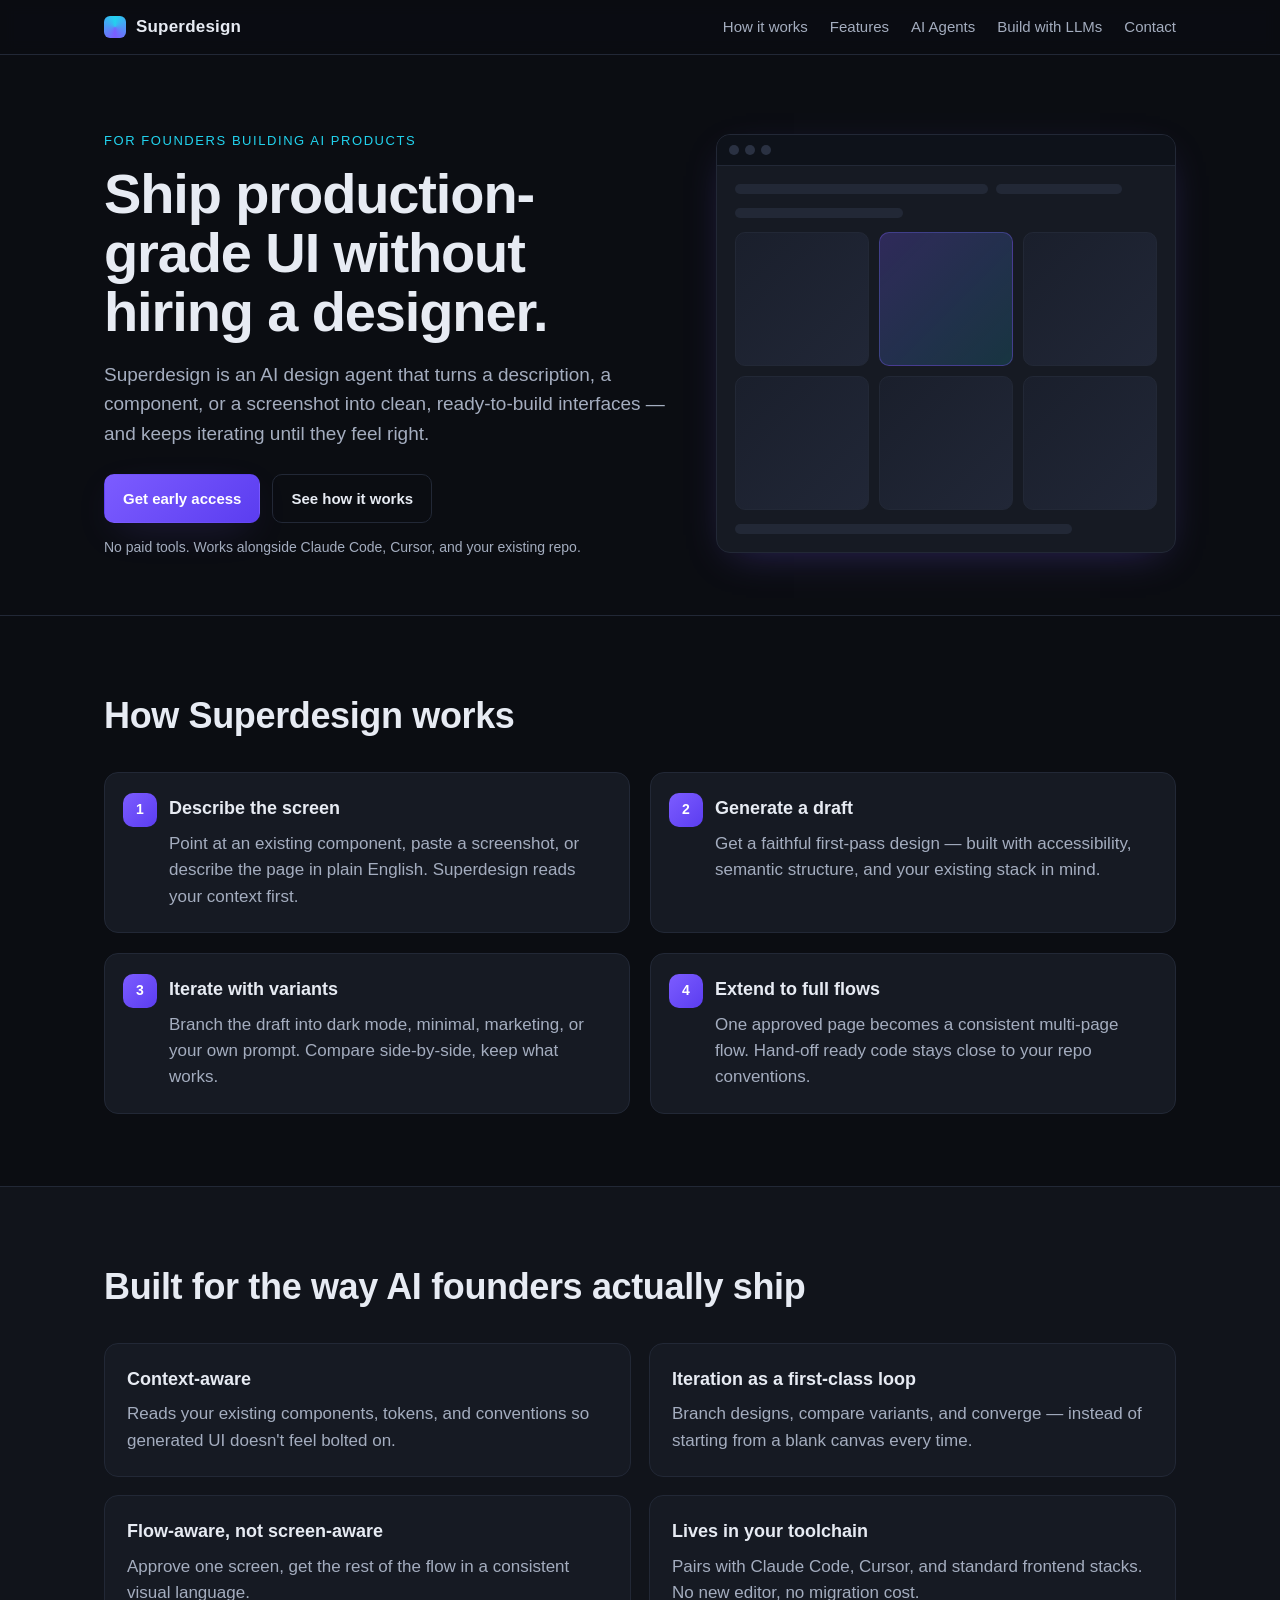
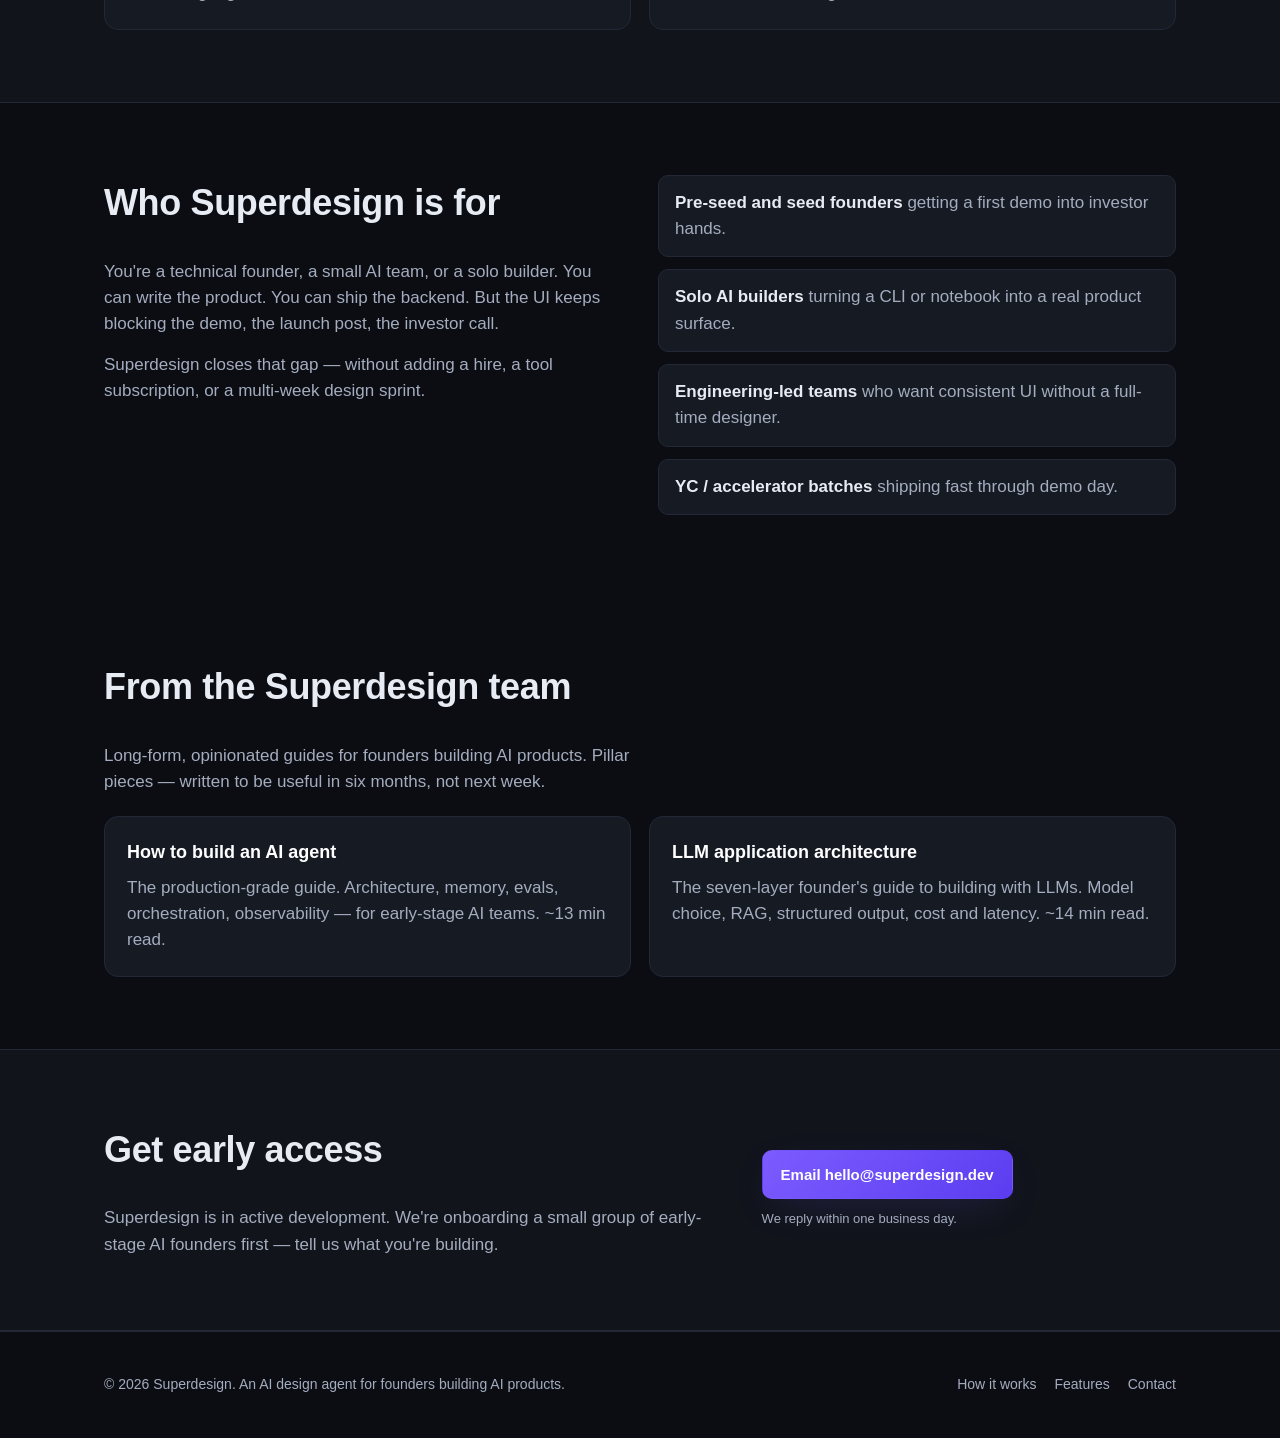
<file: index.html>
<!doctype html>
<html lang="en">
<head>
<meta charset="utf-8">
<meta name="viewport" content="width=device-width,initial-scale=1">
<title>Superdesign — AI design agent for founders building AI products</title>
<meta name="description" content="Superdesign is an AI design agent for early-stage founders building AI products. Generate production-grade UI screens, iterate variants, and extend full flows — without hiring a designer.">
<link rel="canonical" href="https://jayzeedesign.github.io/superdesign-site/">
<meta name="theme-color" content="#0b0d12">
<meta name="robots" content="index,follow,max-image-preview:large">

<!-- Search engine verification (SUP-10).
     Replace the placeholder token and uncomment to activate. Both lines are
     no-ops while commented out. -->
<!-- <meta name="google-site-verification" content="REPLACE_WITH_GSC_TOKEN"> -->
<!-- <meta name="msvalidate.01" content="REPLACE_WITH_BING_WMT_TOKEN"> -->
<!-- IndexNow key (Bing / Yandex / Naver / Seznam). Verified via /<key>.txt at site root. -->
<meta name="indexnow" content="5bdc3cf653e9a956f932ad416367e882">

<meta property="og:type" content="website">
<meta property="og:title" content="Superdesign — AI design agent for founders building AI products">
<meta property="og:description" content="Generate production-grade UI screens, iterate variants, and extend full flows. Built for early-stage founders building AI products.">
<meta property="og:url" content="https://jayzeedesign.github.io/superdesign-site/">
<meta property="og:site_name" content="Superdesign">
<meta property="og:image" content="https://jayzeedesign.github.io/superdesign-site/og.svg">
<meta property="og:image:width" content="1200">
<meta property="og:image:height" content="630">
<meta property="og:image:alt" content="Superdesign — AI design agent for founders building AI products">

<meta name="twitter:card" content="summary_large_image">
<meta name="twitter:title" content="Superdesign — AI design agent for founders building AI products">
<meta name="twitter:description" content="Generate production-grade UI screens, iterate variants, and extend full flows.">
<meta name="twitter:image" content="https://jayzeedesign.github.io/superdesign-site/og.svg">

<link rel="icon" type="image/svg+xml" href="favicon.svg">
<link rel="preload" as="style" href="styles.css">
<link rel="stylesheet" href="styles.css">

<script type="application/ld+json">
{
  "@context": "https://schema.org",
  "@type": "SoftwareApplication",
  "name": "Superdesign",
  "applicationCategory": "DesignApplication",
  "operatingSystem": "Web",
  "description": "AI design agent that produces production-grade UI screens, iteration variants, and full flow pages for founders building AI products.",
  "url": "https://jayzeedesign.github.io/superdesign-site/",
  "offers": {
    "@type": "Offer",
    "price": "0",
    "priceCurrency": "USD"
  },
  "audience": {
    "@type": "Audience",
    "audienceType": "Early-stage founders building AI products"
  }
}
</script>

<!-- Analytics (SUP-10).
     GA4 snippet — install once CEO provides a real measurement ID. Commented
     out so the page does not call gtag with a placeholder until then. -->
<!--
<script async src="https://www.googletagmanager.com/gtag/js?id=REPLACE_WITH_GA4_MEASUREMENT_ID"></script>
<script>
window.dataLayer = window.dataLayer || [];
function gtag(){dataLayer.push(arguments);}
gtag('js', new Date());
gtag('config', 'REPLACE_WITH_GA4_MEASUREMENT_ID', { anonymize_ip: true });
</script>
-->
</head>
<body>
<a class="skip" href="#main">Skip to content</a>

<header class="site-header">
  <div class="container nav">
    <a class="brand" href="/" aria-label="Superdesign home">
      <span class="brand-mark" aria-hidden="true"></span>
      <span class="brand-name">Superdesign</span>
    </a>
    <nav aria-label="Primary">
      <ul class="nav-list">
        <li><a href="#how">How it works</a></li>
        <li><a href="#features">Features</a></li>
        <li><a href="ai-agents/">AI Agents</a></li>
        <li><a href="build-with-llms/">Build with LLMs</a></li>
        <li><a href="#contact">Contact</a></li>
      </ul>
    </nav>
  </div>
</header>

<main id="main">

  <section class="hero" aria-labelledby="hero-title">
    <div class="container hero-grid">
      <div class="hero-copy">
        <p class="eyebrow">For founders building AI products</p>
        <h1 id="hero-title">Ship production-grade UI without hiring a designer.</h1>
        <p class="lede">
          Superdesign is an AI design agent that turns a description, a component, or a screenshot into clean, ready-to-build interfaces — and keeps iterating until they feel right.
        </p>
        <p class="cta-row">
          <a class="btn btn-primary" href="#contact">Get early access</a>
          <a class="btn btn-ghost" href="#how">See how it works</a>
        </p>
        <p class="trust">No paid tools. Works alongside Claude Code, Cursor, and your existing repo.</p>
      </div>
      <div class="hero-art" aria-hidden="true">
        <div class="window">
          <div class="window-bar"><i></i><i></i><i></i></div>
          <div class="window-body">
            <div class="ui-row"><span class="bar w-60"></span><span class="bar w-30"></span></div>
            <div class="ui-row"><span class="bar w-40"></span></div>
            <div class="ui-grid">
              <span class="tile"></span><span class="tile"></span><span class="tile"></span>
              <span class="tile"></span><span class="tile"></span><span class="tile"></span>
            </div>
            <div class="ui-row"><span class="bar w-80"></span></div>
          </div>
        </div>
      </div>
    </div>
  </section>

  <section id="how" class="section" aria-labelledby="how-title">
    <div class="container">
      <h2 id="how-title">How Superdesign works</h2>
      <ol class="steps">
        <li>
          <h3>Describe the screen</h3>
          <p>Point at an existing component, paste a screenshot, or describe the page in plain English. Superdesign reads your context first.</p>
        </li>
        <li>
          <h3>Generate a draft</h3>
          <p>Get a faithful first-pass design — built with accessibility, semantic structure, and your existing stack in mind.</p>
        </li>
        <li>
          <h3>Iterate with variants</h3>
          <p>Branch the draft into dark mode, minimal, marketing, or your own prompt. Compare side-by-side, keep what works.</p>
        </li>
        <li>
          <h3>Extend to full flows</h3>
          <p>One approved page becomes a consistent multi-page flow. Hand-off ready code stays close to your repo conventions.</p>
        </li>
      </ol>
    </div>
  </section>

  <section id="features" class="section section-alt" aria-labelledby="features-title">
    <div class="container">
      <h2 id="features-title">Built for the way AI founders actually ship</h2>
      <div class="cards">
        <article class="card">
          <h3>Context-aware</h3>
          <p>Reads your existing components, tokens, and conventions so generated UI doesn't feel bolted on.</p>
        </article>
        <article class="card">
          <h3>Iteration as a first-class loop</h3>
          <p>Branch designs, compare variants, and converge — instead of starting from a blank canvas every time.</p>
        </article>
        <article class="card">
          <h3>Flow-aware, not screen-aware</h3>
          <p>Approve one screen, get the rest of the flow in a consistent visual language.</p>
        </article>
        <article class="card">
          <h3>Lives in your toolchain</h3>
          <p>Pairs with Claude Code, Cursor, and standard frontend stacks. No new editor, no migration cost.</p>
        </article>
      </div>
    </div>
  </section>

  <section id="who" class="section" aria-labelledby="who-title">
    <div class="container who-grid">
      <div>
        <h2 id="who-title">Who Superdesign is for</h2>
        <p>You're a technical founder, a small AI team, or a solo builder. You can write the product. You can ship the backend. But the UI keeps blocking the demo, the launch post, the investor call.</p>
        <p>Superdesign closes that gap — without adding a hire, a tool subscription, or a multi-week design sprint.</p>
      </div>
      <ul class="fitlist">
        <li><strong>Pre-seed and seed founders</strong> getting a first demo into investor hands.</li>
        <li><strong>Solo AI builders</strong> turning a CLI or notebook into a real product surface.</li>
        <li><strong>Engineering-led teams</strong> who want consistent UI without a full-time designer.</li>
        <li><strong>YC / accelerator batches</strong> shipping fast through demo day.</li>
      </ul>
    </div>
  </section>

  <section id="read" class="section" aria-labelledby="read-title">
    <div class="container">
      <h2 id="read-title">From the Superdesign team</h2>
      <p style="color:var(--text-dim);max-width:60ch;margin:0 0 20px">Long-form, opinionated guides for founders building AI products. Pillar pieces — written to be useful in six months, not next week.</p>
      <div class="cards">
        <article class="card">
          <h3><a href="ai-agents/" style="color:#fff">How to build an AI agent</a></h3>
          <p>The production-grade guide. Architecture, memory, evals, orchestration, observability — for early-stage AI teams. ~13 min read.</p>
        </article>
        <article class="card">
          <h3><a href="build-with-llms/" style="color:#fff">LLM application architecture</a></h3>
          <p>The seven-layer founder's guide to building with LLMs. Model choice, RAG, structured output, cost and latency. ~14 min read.</p>
        </article>
      </div>
    </div>
  </section>

  <section id="contact" class="section section-alt" aria-labelledby="contact-title">
    <div class="container contact-grid">
      <div>
        <h2 id="contact-title">Get early access</h2>
        <p>Superdesign is in active development. We're onboarding a small group of early-stage AI founders first — tell us what you're building.</p>
      </div>
      <div class="contact-actions">
        <a class="btn btn-primary" href="mailto:hello@superdesign.dev?subject=Superdesign%20early%20access">Email hello@superdesign.dev</a>
        <p class="muted">We reply within one business day.</p>
      </div>
    </div>
  </section>
</main>

<footer class="site-footer">
  <div class="container footer-grid">
    <p>&copy; <span id="year">2026</span> Superdesign. An AI design agent for founders building AI products.</p>
    <ul class="footer-nav">
      <li><a href="#how">How it works</a></li>
      <li><a href="#features">Features</a></li>
      <li><a href="#contact">Contact</a></li>
    </ul>
  </div>
</footer>
</body>
</html>
</file>
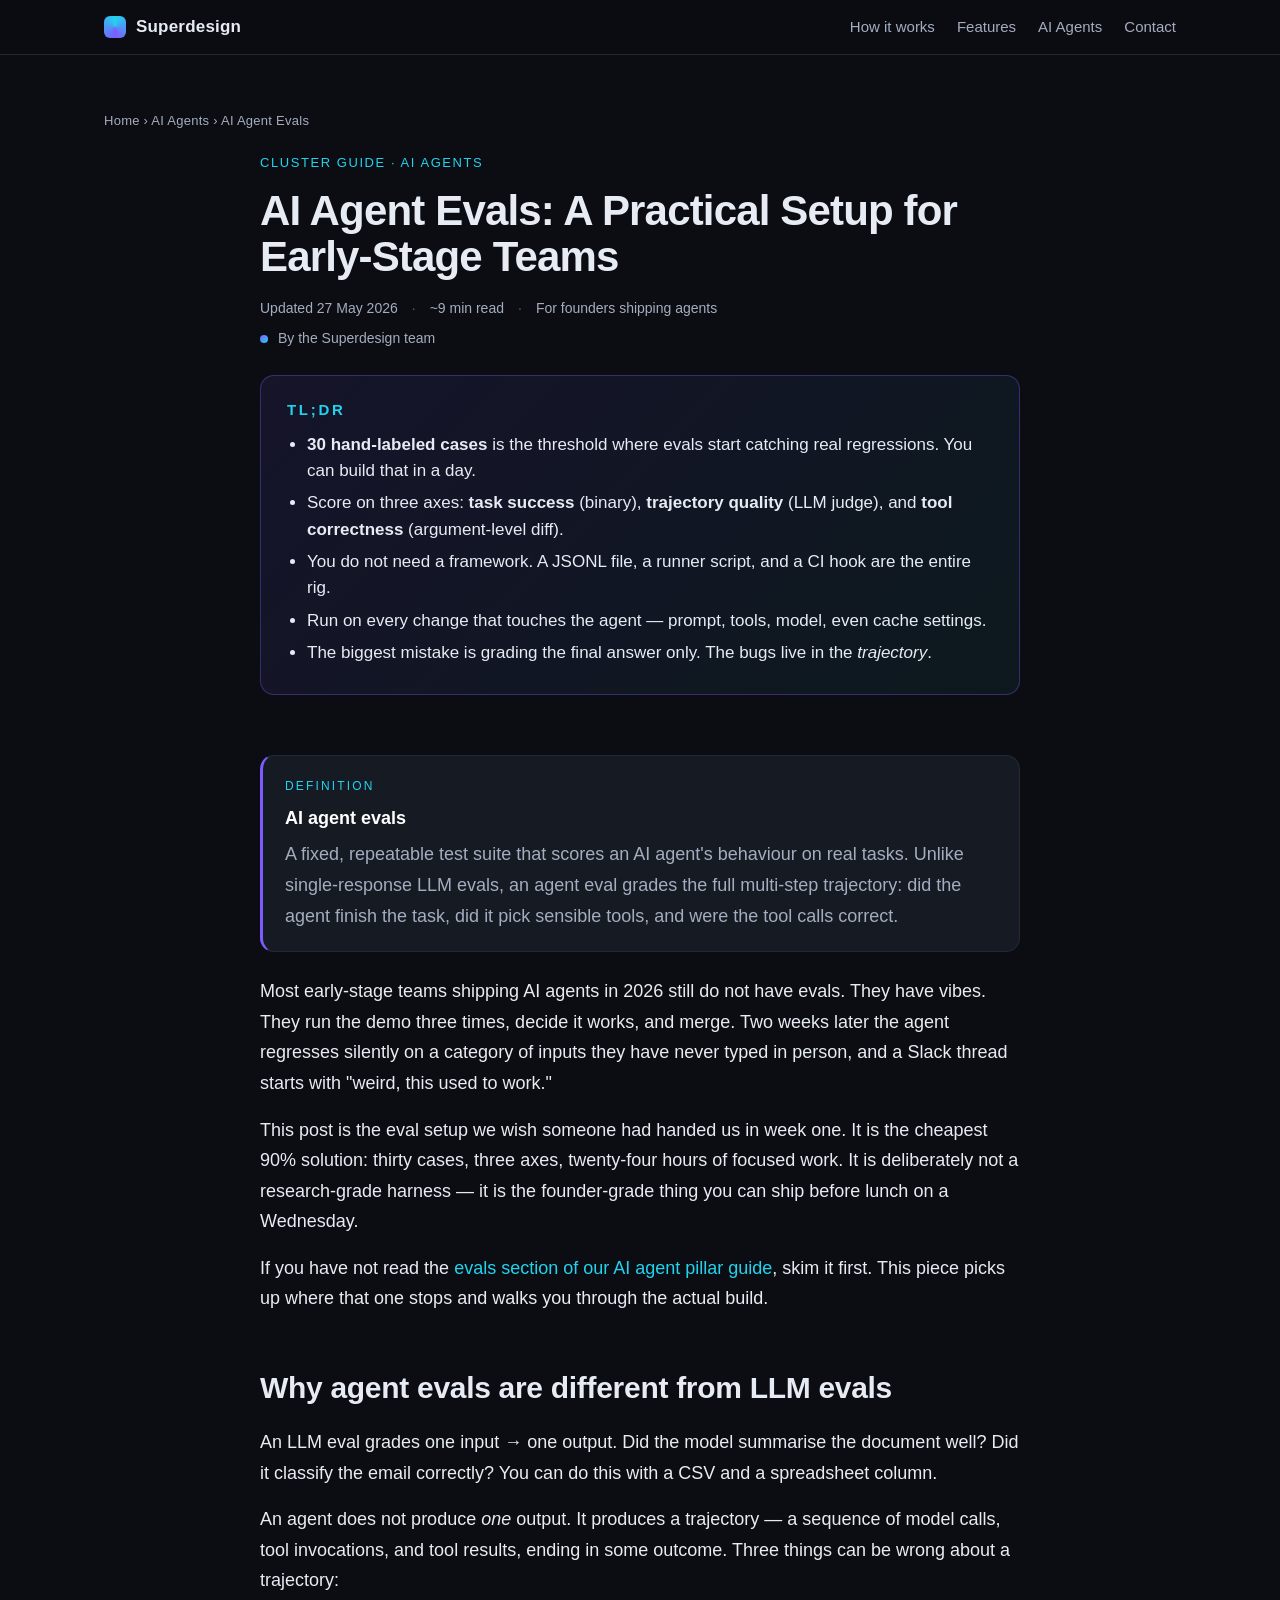
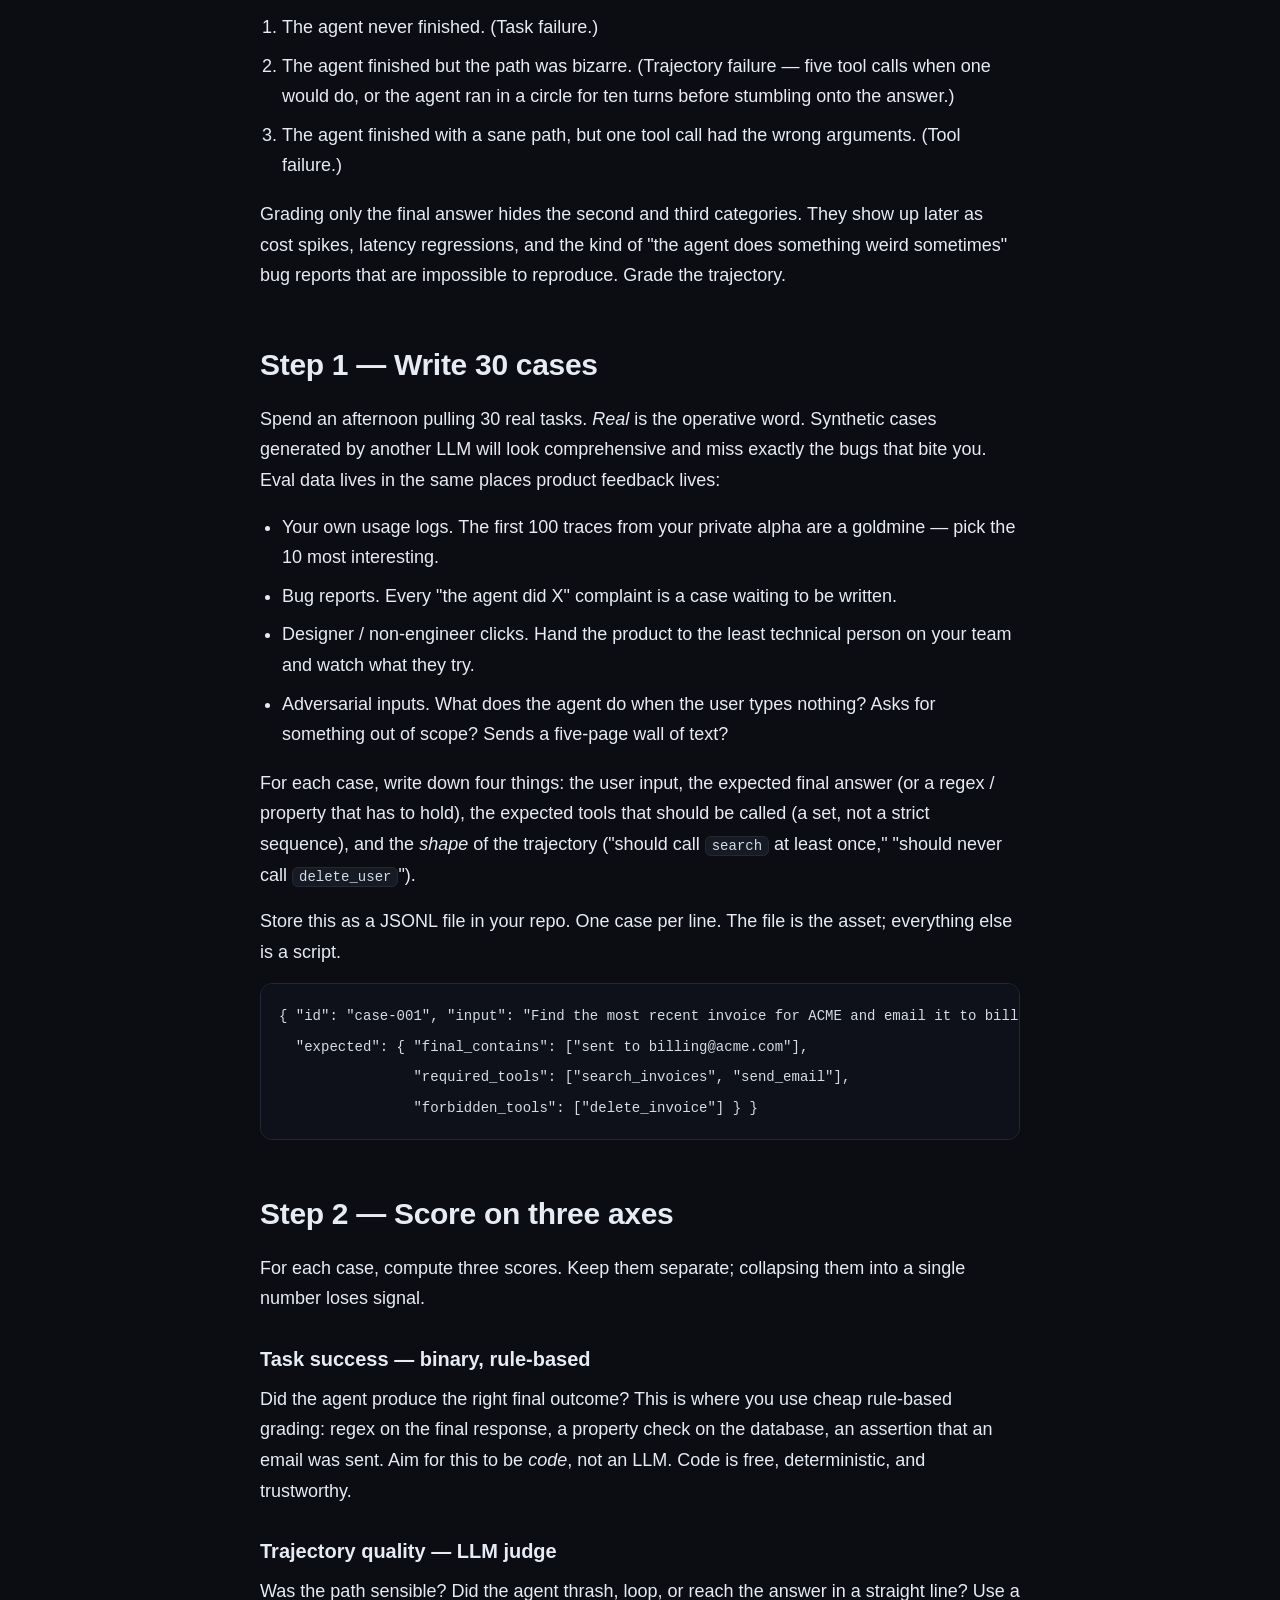
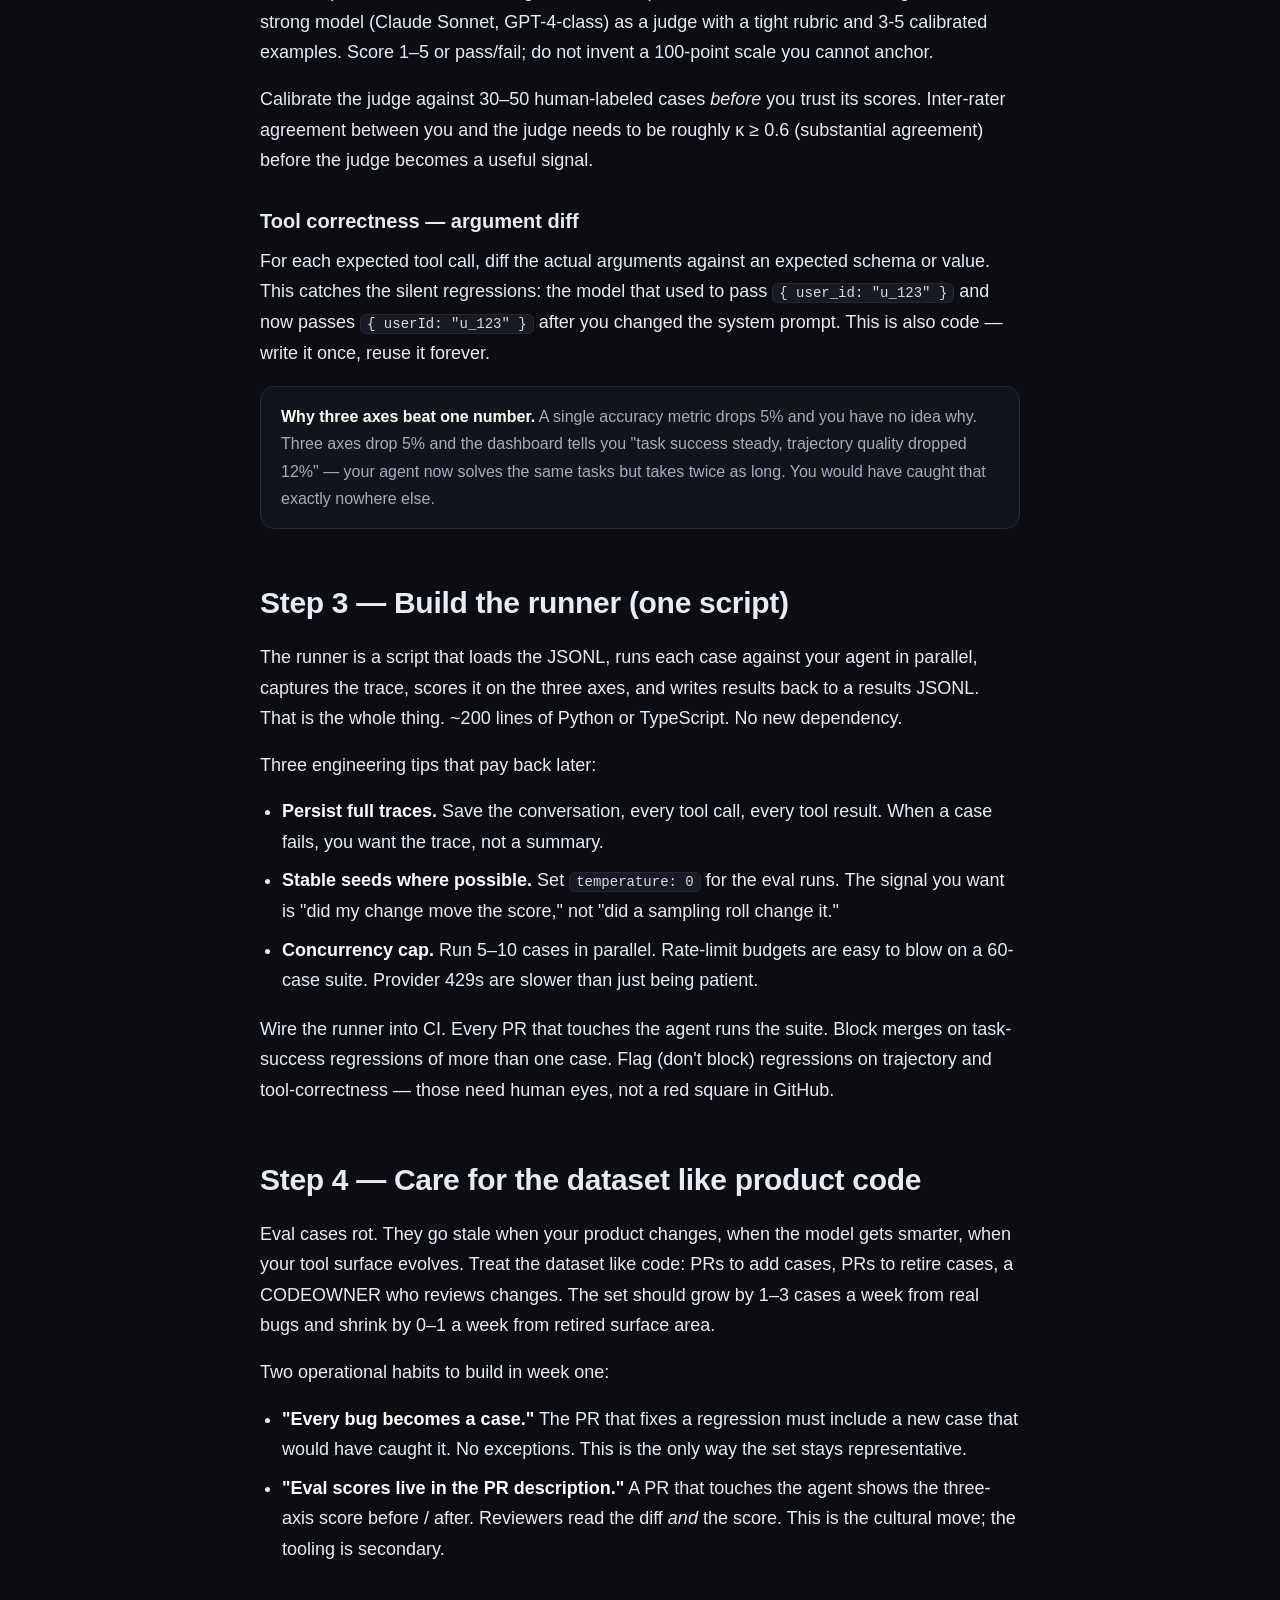
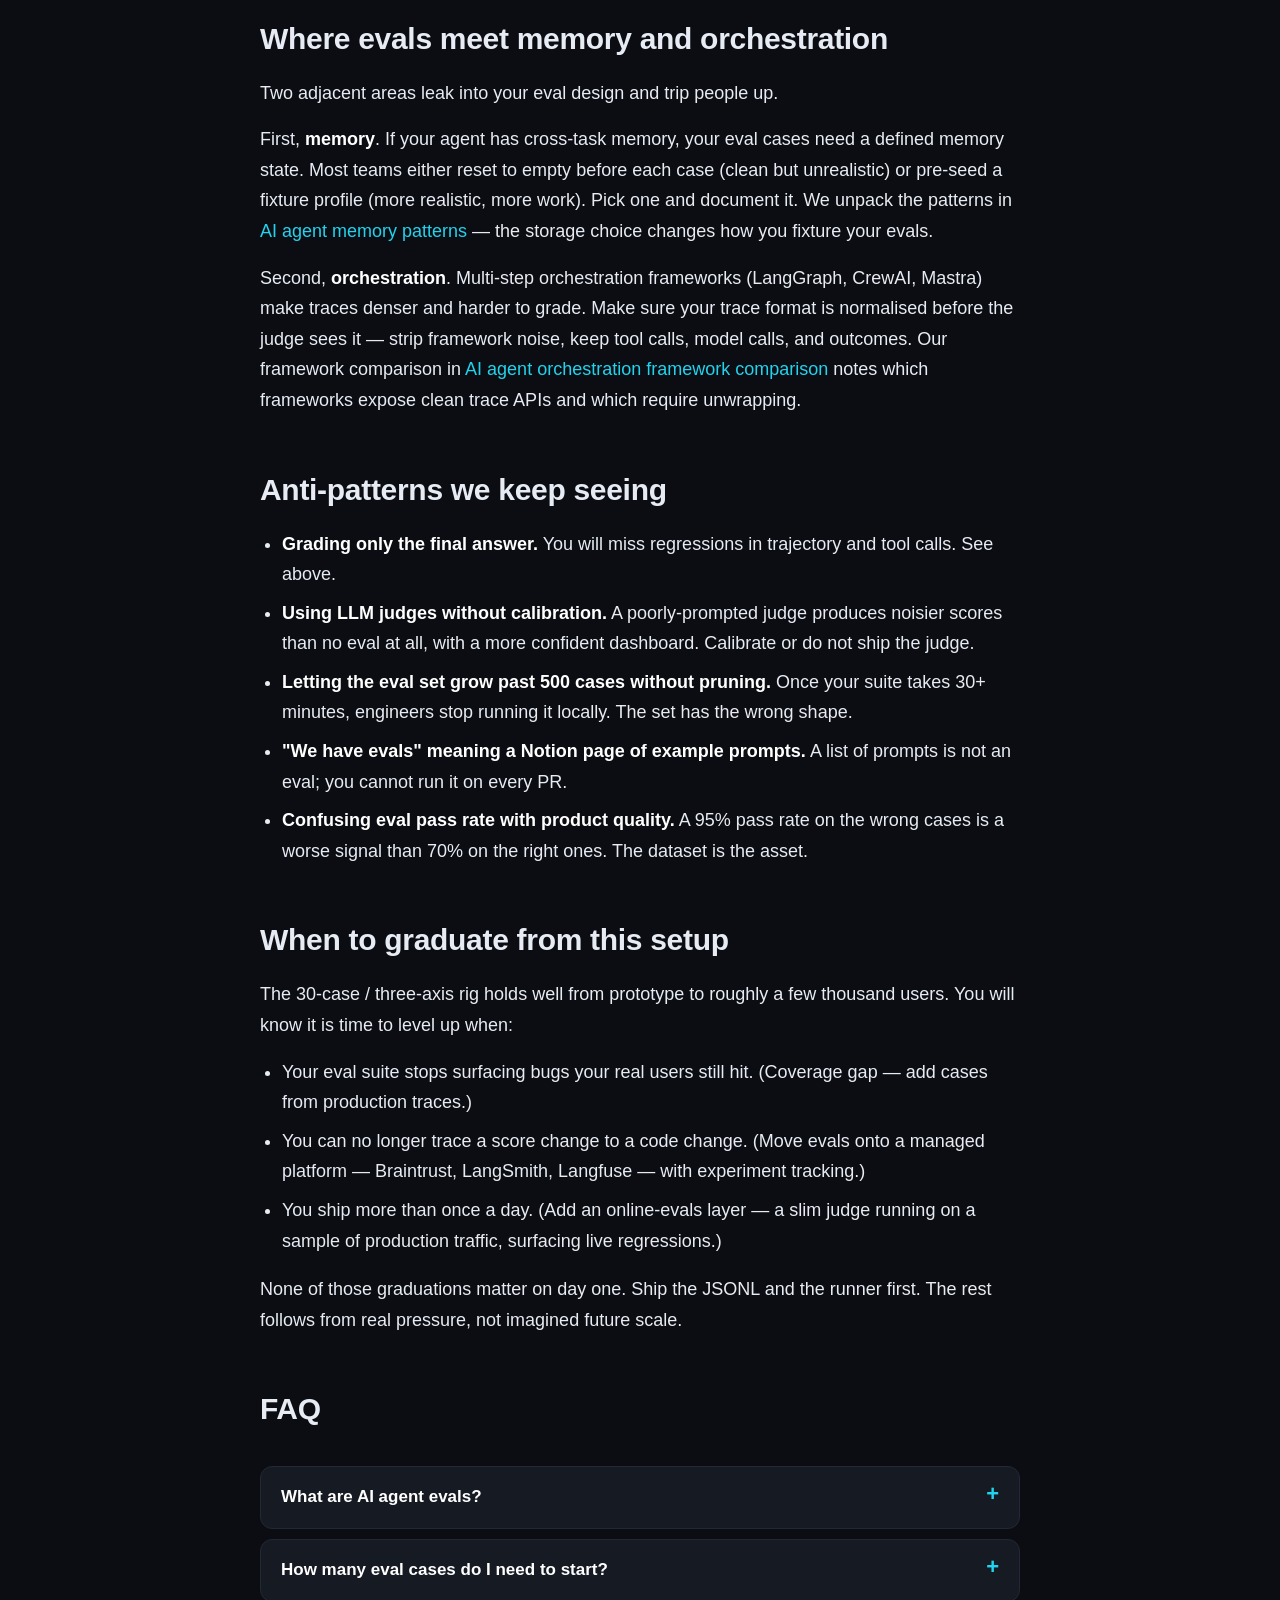
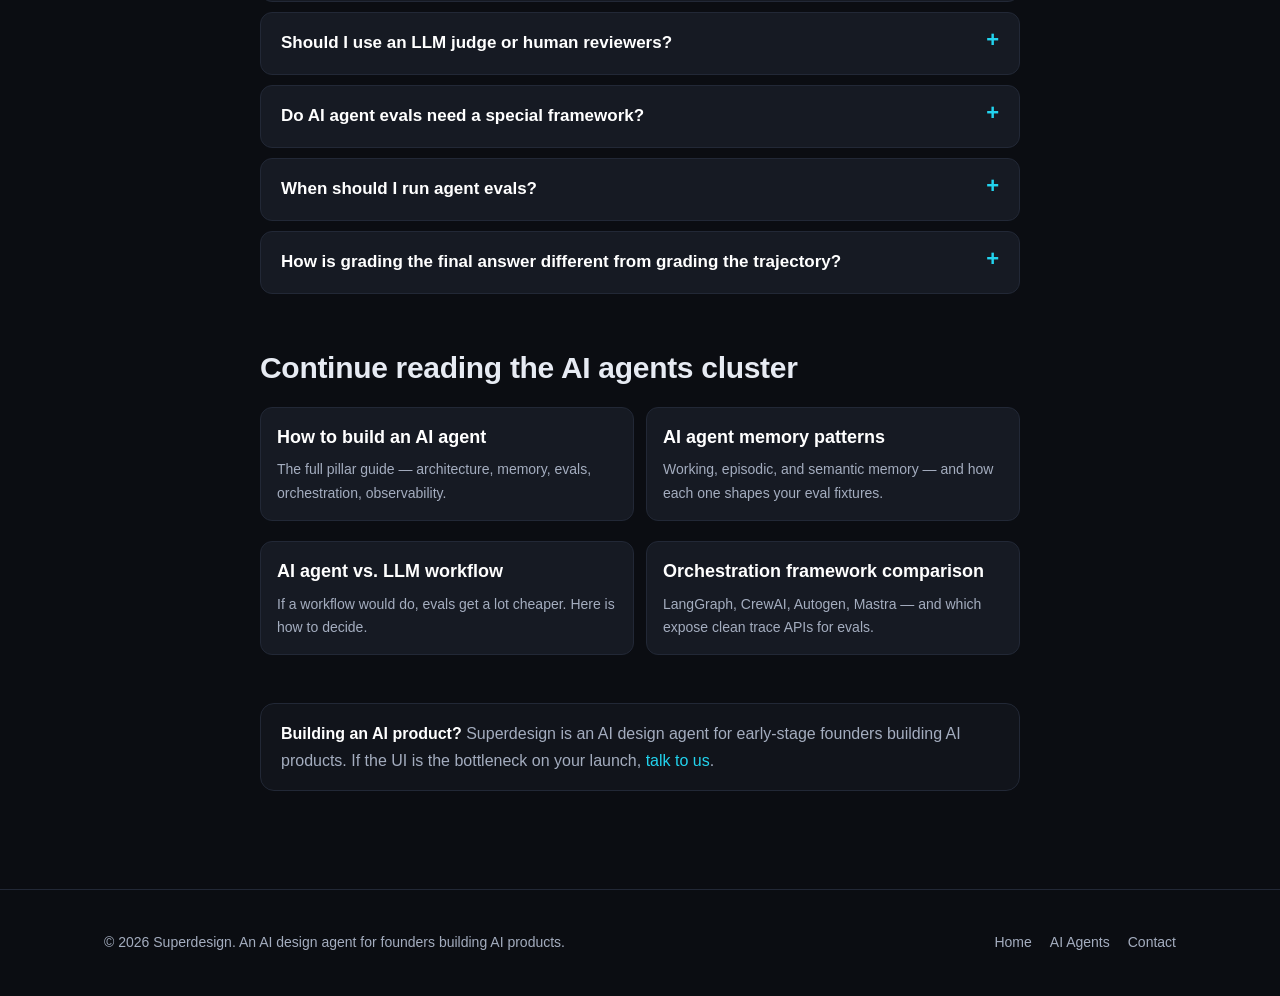
<file: ai-agent-evals/index.html>
<!doctype html>
<html lang="en">
<head>
<meta charset="utf-8">
<meta name="viewport" content="width=device-width,initial-scale=1">
<title>AI Agent Evals: A Practical Setup for Early-Stage Teams (2026)</title>
<meta name="description" content="A founder-friendly eval setup for AI agents: 30 hand-labeled cases, three scoring axes (task success, trajectory, tool correctness), and the toolchain to run it on every change.">
<link rel="canonical" href="https://jayzeedesign.github.io/superdesign-site/ai-agent-evals/">
<meta name="theme-color" content="#0b0d12">
<meta name="robots" content="index,follow,max-image-preview:large">

<!-- Search engine verification (SUP-10). -->
<!-- <meta name="google-site-verification" content="REPLACE_WITH_GSC_TOKEN"> -->
<!-- <meta name="msvalidate.01" content="REPLACE_WITH_BING_WMT_TOKEN"> -->
<meta name="indexnow" content="5bdc3cf653e9a956f932ad416367e882">

<meta property="og:type" content="article">
<meta property="og:title" content="AI Agent Evals: A Practical Setup for Early-Stage Teams">
<meta property="og:description" content="30 cases, three axes, 24 hours of work. The founder-grade eval setup that catches the regressions your vibes-based testing misses.">
<meta property="og:url" content="https://jayzeedesign.github.io/superdesign-site/ai-agent-evals/">
<meta property="og:site_name" content="Superdesign">
<meta property="og:image" content="https://jayzeedesign.github.io/superdesign-site/og.svg">
<meta property="og:image:width" content="1200">
<meta property="og:image:height" content="630">
<meta property="og:image:alt" content="AI agent evals — Superdesign cluster guide">
<meta property="article:published_time" content="2026-05-27">
<meta property="article:modified_time" content="2026-05-27">
<meta property="article:section" content="AI Agents">
<meta property="article:tag" content="AI agents">
<meta property="article:tag" content="LLM evals">
<meta property="article:tag" content="AI engineering">

<meta name="twitter:card" content="summary_large_image">
<meta name="twitter:title" content="AI Agent Evals: A Practical Setup for Early-Stage Teams">
<meta name="twitter:description" content="30 cases, three scoring axes, ~24 hours of work. The eval setup that catches regressions vibes-testing misses.">
<meta name="twitter:image" content="https://jayzeedesign.github.io/superdesign-site/og.svg">

<link rel="icon" type="image/svg+xml" href="../favicon.svg">
<link rel="preload" as="style" href="../styles.css">
<link rel="stylesheet" href="../styles.css">

<script type="application/ld+json">
{
  "@context": "https://schema.org",
  "@type": "Article",
  "headline": "AI Agent Evals: A Practical Setup for Early-Stage Teams (2026)",
  "description": "A founder-friendly eval setup for AI agents: 30 hand-labeled cases, three scoring axes, and the toolchain to run it on every change.",
  "datePublished": "2026-05-27",
  "dateModified": "2026-05-27",
  "inLanguage": "en",
  "url": "https://jayzeedesign.github.io/superdesign-site/ai-agent-evals/",
  "mainEntityOfPage": "https://jayzeedesign.github.io/superdesign-site/ai-agent-evals/",
  "image": "https://jayzeedesign.github.io/superdesign-site/og.svg",
  "audience": {
    "@type": "Audience",
    "audienceType": "Early-stage founders building AI products"
  },
  "author": {
    "@type": "Organization",
    "name": "Superdesign",
    "url": "https://jayzeedesign.github.io/superdesign-site/"
  },
  "publisher": {
    "@type": "Organization",
    "name": "Superdesign",
    "url": "https://jayzeedesign.github.io/superdesign-site/"
  },
  "about": [
    {"@type": "Thing", "name": "AI agent evaluation"},
    {"@type": "Thing", "name": "LLM testing"},
    {"@type": "Thing", "name": "Agent quality"}
  ],
  "isPartOf": {
    "@type": "CreativeWork",
    "name": "How to Build an AI Agent",
    "url": "https://jayzeedesign.github.io/superdesign-site/ai-agents/"
  },
  "speakable": {
    "@type": "SpeakableSpecification",
    "cssSelector": [".tldr", ".definition", ".faq"]
  }
}
</script>

<script type="application/ld+json">
{
  "@context": "https://schema.org",
  "@type": "FAQPage",
  "mainEntity": [
    {
      "@type": "Question",
      "name": "What are AI agent evals?",
      "acceptedAnswer": {
        "@type": "Answer",
        "text": "AI agent evals are a fixed, repeatable test suite that scores an agent on real tasks. Unlike a single LLM eval that grades one response, an agent eval grades a full trajectory: did the agent finish, did it pick sensible tools, and were the tool calls correct. A practical setup is 30–100 hand-labeled cases scored on task success, trajectory quality, and tool correctness."
      }
    },
    {
      "@type": "Question",
      "name": "How many eval cases do I need to start?",
      "acceptedAnswer": {
        "@type": "Answer",
        "text": "Thirty hand-labeled cases is enough to start catching regressions. The marginal value drops fast after ~100 unless your task space is genuinely large. Most early-stage teams ship to ten thousand users on a 60-case eval set and would benefit more from labeling new failure modes than from doubling the existing set."
      }
    },
    {
      "@type": "Question",
      "name": "Should I use an LLM judge or human reviewers for agent evals?",
      "acceptedAnswer": {
        "@type": "Answer",
        "text": "Use both, with a clear split. Score task success with code where possible — it's binary and cheap. Use an LLM judge for trajectory quality and tool-call sanity; calibrate it against 30–50 human-labeled cases first so you trust the scores. Reserve human review for the cases where the judge and the rule-based check disagree."
      }
    },
    {
      "@type": "Question",
      "name": "Do AI agent evals need a special framework?",
      "acceptedAnswer": {
        "@type": "Answer",
        "text": "No. A JSONL file of test cases plus a Python or TypeScript script that runs each case and writes results is a complete eval rig. Braintrust, LangSmith, Langfuse, and Promptfoo are nice to have for dashboards, but the first six months of evals can live in your repo with no extra dependencies."
      }
    },
    {
      "@type": "Question",
      "name": "When should I run agent evals?",
      "acceptedAnswer": {
        "@type": "Answer",
        "text": "Run them on every change that touches the agent: prompt edits, tool changes, model swaps, even prompt-cache changes. They should run in CI like any other test. A 60-case suite on a Claude Sonnet or GPT-4-class model typically completes in 3–6 minutes with concurrency."
      }
    }
  ]
}
</script>

<script type="application/ld+json">
{
  "@context": "https://schema.org",
  "@type": "BreadcrumbList",
  "itemListElement": [
    {"@type": "ListItem", "position": 1, "name": "Home", "item": "https://jayzeedesign.github.io/superdesign-site/"},
    {"@type": "ListItem", "position": 2, "name": "AI Agents", "item": "https://jayzeedesign.github.io/superdesign-site/ai-agents/"},
    {"@type": "ListItem", "position": 3, "name": "AI Agent Evals", "item": "https://jayzeedesign.github.io/superdesign-site/ai-agent-evals/"}
  ]
}
</script>

<style>
  .article-wrap{padding:56px 0 24px}
  .breadcrumb{font-size:13px;color:var(--text-dim);margin:0 0 18px;letter-spacing:.02em}
  .breadcrumb a{color:var(--text-dim)}
  .breadcrumb a:hover{color:var(--text);text-decoration:none}
  .article-header{max-width:760px;margin:0 auto}
  .article-header h1{font-size:clamp(30px,4vw,42px);line-height:1.1;margin:0 0 18px}
  .article-meta{display:flex;flex-wrap:wrap;gap:14px;color:var(--text-dim);font-size:14px;margin:0 0 8px}
  .article-meta .dot{opacity:.5}
  .prose{max-width:760px;margin:0 auto;padding:8px 0 56px;font-size:18px;line-height:1.7}
  .prose h2{font-size:clamp(24px,3vw,30px);margin:48px 0 14px;letter-spacing:-.01em}
  .prose h3{font-size:20px;margin:28px 0 8px}
  .prose p{color:var(--text);margin:0 0 16px}
  .prose ul,.prose ol{color:var(--text);padding-left:22px;margin:0 0 18px}
  .prose li{margin:0 0 8px}
  .prose code{background:#161a23;border:1px solid var(--border);padding:1px 6px;border-radius:6px;font-size:14px;color:#d6dbe7}
  .prose pre{background:#0e1119;border:1px solid var(--border);padding:16px 18px;border-radius:12px;overflow-x:auto;margin:0 0 18px}
  .prose pre code{background:none;border:0;padding:0}
  .prose strong{color:#fff}
  .tldr{
    background:linear-gradient(135deg,rgba(124,92,255,.10),rgba(34,211,238,.06));
    border:1px solid rgba(124,92,255,.35);
    border-radius:var(--radius);
    padding:22px 26px;margin:18px 0 28px;
  }
  .tldr h2{margin:0 0 10px;font-size:15px;letter-spacing:.18em;text-transform:uppercase;color:var(--accent-2)}
  .tldr ul{margin:0;padding-left:20px}
  .tldr li{color:var(--text);margin:6px 0}
  .definition{
    background:var(--surface);
    border:1px solid var(--border);
    border-left:3px solid var(--accent);
    border-radius:var(--radius);
    padding:20px 22px;margin:24px 0;
  }
  .definition .label{font-size:12px;letter-spacing:.18em;text-transform:uppercase;color:var(--accent-2);margin:0 0 6px}
  .definition .term{font-weight:700;color:#fff;margin:0 0 6px;font-size:18px}
  .definition p{margin:0;color:var(--text-dim)}
  .callout{
    background:#11141b;border:1px solid var(--border);border-radius:var(--radius);
    padding:16px 20px;margin:18px 0;color:var(--text-dim);font-size:16px;
  }
  .callout strong{color:#fff}
  .faq{margin:32px 0 0}
  .faq h2{margin-bottom:18px}
  .faq details{
    background:var(--surface);border:1px solid var(--border);border-radius:12px;
    padding:16px 20px;margin:0 0 10px;
  }
  .faq details[open]{border-color:rgba(124,92,255,.45)}
  .faq summary{cursor:pointer;font-weight:600;color:#fff;list-style:none;font-size:17px}
  .faq summary::-webkit-details-marker{display:none}
  .faq summary::after{content:"+";float:right;color:var(--accent-2);font-size:22px;line-height:1}
  .faq details[open] summary::after{content:"–"}
  .faq details > p{margin:10px 0 0;color:var(--text-dim);font-size:16px;line-height:1.65}
  .next-reads{margin:48px 0 8px}
  .next-reads h2{margin-bottom:14px}
  .next-reads ul{list-style:none;padding:0;display:grid;grid-template-columns:1fr 1fr;gap:12px}
  .next-reads li{background:var(--surface);border:1px solid var(--border);border-radius:12px;padding:14px 16px}
  .next-reads a{color:#fff;font-weight:600}
  .next-reads p{margin:6px 0 0;color:var(--text-dim);font-size:14px}
  .author-line{display:flex;align-items:center;gap:10px;color:var(--text-dim);font-size:14px;margin:0 0 26px}
  .author-dot{width:8px;height:8px;border-radius:50%;background:linear-gradient(135deg,var(--accent),var(--accent-2));display:inline-block}
  @media (max-width:860px){
    .article-wrap{padding:32px 0 16px}
    .prose{font-size:17px}
    .next-reads ul{grid-template-columns:1fr}
  }
</style>
</head>
<body>
<a class="skip" href="#main">Skip to content</a>

<header class="site-header">
  <div class="container nav">
    <a class="brand" href="../" aria-label="Superdesign home">
      <span class="brand-mark" aria-hidden="true"></span>
      <span class="brand-name">Superdesign</span>
    </a>
    <nav aria-label="Primary">
      <ul class="nav-list">
        <li><a href="../#how">How it works</a></li>
        <li><a href="../#features">Features</a></li>
        <li><a href="../ai-agents/">AI Agents</a></li>
        <li><a href="../#contact">Contact</a></li>
      </ul>
    </nav>
  </div>
</header>

<main id="main">
  <article class="article-wrap">
    <div class="container">
      <nav class="breadcrumb" aria-label="Breadcrumb">
        <a href="../">Home</a> &rsaquo; <a href="../ai-agents/">AI Agents</a> &rsaquo; <span>AI Agent Evals</span>
      </nav>

      <header class="article-header">
        <p class="eyebrow">Cluster guide · AI agents</p>
        <h1>AI Agent Evals: A Practical Setup for Early-Stage Teams</h1>
        <p class="article-meta">
          <span>Updated 27 May 2026</span><span class="dot">·</span>
          <span>~9 min read</span><span class="dot">·</span>
          <span>For founders shipping agents</span>
        </p>
        <p class="author-line"><span class="author-dot" aria-hidden="true"></span><span>By the Superdesign team</span></p>

        <section class="tldr" aria-label="TL;DR">
          <h2>TL;DR</h2>
          <ul>
            <li><strong>30 hand-labeled cases</strong> is the threshold where evals start catching real regressions. You can build that in a day.</li>
            <li>Score on three axes: <strong>task success</strong> (binary), <strong>trajectory quality</strong> (LLM judge), and <strong>tool correctness</strong> (argument-level diff).</li>
            <li>You do not need a framework. A JSONL file, a runner script, and a CI hook are the entire rig.</li>
            <li>Run on every change that touches the agent — prompt, tools, model, even cache settings.</li>
            <li>The biggest mistake is grading the final answer only. The bugs live in the <em>trajectory</em>.</li>
          </ul>
        </section>
      </header>

      <div class="prose">

        <section class="definition" aria-label="Definition">
          <p class="label">Definition</p>
          <p class="term">AI agent evals</p>
          <p>A fixed, repeatable test suite that scores an AI agent's behaviour on real tasks. Unlike single-response LLM evals, an agent eval grades the full multi-step trajectory: did the agent finish the task, did it pick sensible tools, and were the tool calls correct.</p>
        </section>

        <p>Most early-stage teams shipping AI agents in 2026 still do not have evals. They have vibes. They run the demo three times, decide it works, and merge. Two weeks later the agent regresses silently on a category of inputs they have never typed in person, and a Slack thread starts with "weird, this used to work."</p>

        <p>This post is the eval setup we wish someone had handed us in week one. It is the cheapest 90% solution: thirty cases, three axes, twenty-four hours of focused work. It is deliberately not a research-grade harness — it is the founder-grade thing you can ship before lunch on a Wednesday.</p>

        <p>If you have not read the <a href="../ai-agents/#evals">evals section of our AI agent pillar guide</a>, skim it first. This piece picks up where that one stops and walks you through the actual build.</p>

        <h2 id="why-evals">Why agent evals are different from LLM evals</h2>

        <p>An LLM eval grades one input → one output. Did the model summarise the document well? Did it classify the email correctly? You can do this with a CSV and a spreadsheet column.</p>

        <p>An agent does not produce <em>one</em> output. It produces a trajectory — a sequence of model calls, tool invocations, and tool results, ending in some outcome. Three things can be wrong about a trajectory:</p>

        <ol>
          <li>The agent never finished. (Task failure.)</li>
          <li>The agent finished but the path was bizarre. (Trajectory failure — five tool calls when one would do, or the agent ran in a circle for ten turns before stumbling onto the answer.)</li>
          <li>The agent finished with a sane path, but one tool call had the wrong arguments. (Tool failure.)</li>
        </ol>

        <p>Grading only the final answer hides the second and third categories. They show up later as cost spikes, latency regressions, and the kind of "the agent does something weird sometimes" bug reports that are impossible to reproduce. Grade the trajectory.</p>

        <h2 id="thirty-cases">Step 1 — Write 30 cases</h2>

        <p>Spend an afternoon pulling 30 real tasks. <em>Real</em> is the operative word. Synthetic cases generated by another LLM will look comprehensive and miss exactly the bugs that bite you. Eval data lives in the same places product feedback lives:</p>

        <ul>
          <li>Your own usage logs. The first 100 traces from your private alpha are a goldmine — pick the 10 most interesting.</li>
          <li>Bug reports. Every "the agent did X" complaint is a case waiting to be written.</li>
          <li>Designer / non-engineer clicks. Hand the product to the least technical person on your team and watch what they try.</li>
          <li>Adversarial inputs. What does the agent do when the user types nothing? Asks for something out of scope? Sends a five-page wall of text?</li>
        </ul>

        <p>For each case, write down four things: the user input, the expected final answer (or a regex / property that has to hold), the expected tools that should be called (a set, not a strict sequence), and the <em>shape</em> of the trajectory ("should call <code>search</code> at least once," "should never call <code>delete_user</code>").</p>

        <p>Store this as a JSONL file in your repo. One case per line. The file is the asset; everything else is a script.</p>

        <pre><code>{ "id": "case-001", "input": "Find the most recent invoice for ACME and email it to billing@acme.com",
  "expected": { "final_contains": ["sent to billing@acme.com"],
                "required_tools": ["search_invoices", "send_email"],
                "forbidden_tools": ["delete_invoice"] } }</code></pre>

        <h2 id="three-axes">Step 2 — Score on three axes</h2>

        <p>For each case, compute three scores. Keep them separate; collapsing them into a single number loses signal.</p>

        <h3>Task success — binary, rule-based</h3>
        <p>Did the agent produce the right final outcome? This is where you use cheap rule-based grading: regex on the final response, a property check on the database, an assertion that an email was sent. Aim for this to be <em>code</em>, not an LLM. Code is free, deterministic, and trustworthy.</p>

        <h3>Trajectory quality — LLM judge</h3>
        <p>Was the path sensible? Did the agent thrash, loop, or reach the answer in a straight line? Use a strong model (Claude Sonnet, GPT-4-class) as a judge with a tight rubric and 3-5 calibrated examples. Score 1–5 or pass/fail; do not invent a 100-point scale you cannot anchor.</p>

        <p>Calibrate the judge against 30–50 human-labeled cases <em>before</em> you trust its scores. Inter-rater agreement between you and the judge needs to be roughly κ ≥ 0.6 (substantial agreement) before the judge becomes a useful signal.</p>

        <h3>Tool correctness — argument diff</h3>
        <p>For each expected tool call, diff the actual arguments against an expected schema or value. This catches the silent regressions: the model that used to pass <code>{ user_id: "u_123" }</code> and now passes <code>{ userId: "u_123" }</code> after you changed the system prompt. This is also code — write it once, reuse it forever.</p>

        <div class="callout">
          <strong>Why three axes beat one number.</strong> A single accuracy metric drops 5% and you have no idea why. Three axes drop 5% and the dashboard tells you "task success steady, trajectory quality dropped 12%" — your agent now solves the same tasks but takes twice as long. You would have caught that exactly nowhere else.
        </div>

        <h2 id="runner">Step 3 — Build the runner (one script)</h2>

        <p>The runner is a script that loads the JSONL, runs each case against your agent in parallel, captures the trace, scores it on the three axes, and writes results back to a results JSONL. That is the whole thing. ~200 lines of Python or TypeScript. No new dependency.</p>

        <p>Three engineering tips that pay back later:</p>

        <ul>
          <li><strong>Persist full traces.</strong> Save the conversation, every tool call, every tool result. When a case fails, you want the trace, not a summary.</li>
          <li><strong>Stable seeds where possible.</strong> Set <code>temperature: 0</code> for the eval runs. The signal you want is "did my change move the score," not "did a sampling roll change it."</li>
          <li><strong>Concurrency cap.</strong> Run 5–10 cases in parallel. Rate-limit budgets are easy to blow on a 60-case suite. Provider 429s are slower than just being patient.</li>
        </ul>

        <p>Wire the runner into CI. Every PR that touches the agent runs the suite. Block merges on task-success regressions of more than one case. Flag (don't block) regressions on trajectory and tool-correctness — those need human eyes, not a red square in GitHub.</p>

        <h2 id="dataset-care">Step 4 — Care for the dataset like product code</h2>

        <p>Eval cases rot. They go stale when your product changes, when the model gets smarter, when your tool surface evolves. Treat the dataset like code: PRs to add cases, PRs to retire cases, a CODEOWNER who reviews changes. The set should grow by 1–3 cases a week from real bugs and shrink by 0–1 a week from retired surface area.</p>

        <p>Two operational habits to build in week one:</p>

        <ul>
          <li><strong>"Every bug becomes a case."</strong> The PR that fixes a regression must include a new case that would have caught it. No exceptions. This is the only way the set stays representative.</li>
          <li><strong>"Eval scores live in the PR description."</strong> A PR that touches the agent shows the three-axis score before / after. Reviewers read the diff <em>and</em> the score. This is the cultural move; the tooling is secondary.</li>
        </ul>

        <h2 id="memory-and-evals">Where evals meet memory and orchestration</h2>

        <p>Two adjacent areas leak into your eval design and trip people up.</p>

        <p>First, <strong>memory</strong>. If your agent has cross-task memory, your eval cases need a defined memory state. Most teams either reset to empty before each case (clean but unrealistic) or pre-seed a fixture profile (more realistic, more work). Pick one and document it. We unpack the patterns in <a href="../ai-agent-memory-patterns/">AI agent memory patterns</a> — the storage choice changes how you fixture your evals.</p>

        <p>Second, <strong>orchestration</strong>. Multi-step orchestration frameworks (LangGraph, CrewAI, Mastra) make traces denser and harder to grade. Make sure your trace format is normalised before the judge sees it — strip framework noise, keep tool calls, model calls, and outcomes. Our framework comparison in <a href="../ai-agent-orchestration-framework/">AI agent orchestration framework comparison</a> notes which frameworks expose clean trace APIs and which require unwrapping.</p>

        <h2 id="anti-patterns">Anti-patterns we keep seeing</h2>

        <ul>
          <li><strong>Grading only the final answer.</strong> You will miss regressions in trajectory and tool calls. See above.</li>
          <li><strong>Using LLM judges without calibration.</strong> A poorly-prompted judge produces noisier scores than no eval at all, with a more confident dashboard. Calibrate or do not ship the judge.</li>
          <li><strong>Letting the eval set grow past 500 cases without pruning.</strong> Once your suite takes 30+ minutes, engineers stop running it locally. The set has the wrong shape.</li>
          <li><strong>"We have evals" meaning a Notion page of example prompts.</strong> A list of prompts is not an eval; you cannot run it on every PR.</li>
          <li><strong>Confusing eval pass rate with product quality.</strong> A 95% pass rate on the wrong cases is a worse signal than 70% on the right ones. The dataset is the asset.</li>
        </ul>

        <h2 id="when-to-level-up">When to graduate from this setup</h2>

        <p>The 30-case / three-axis rig holds well from prototype to roughly a few thousand users. You will know it is time to level up when:</p>

        <ul>
          <li>Your eval suite stops surfacing bugs your real users still hit. (Coverage gap — add cases from production traces.)</li>
          <li>You can no longer trace a score change to a code change. (Move evals onto a managed platform — Braintrust, LangSmith, Langfuse — with experiment tracking.)</li>
          <li>You ship more than once a day. (Add an online-evals layer — a slim judge running on a sample of production traffic, surfacing live regressions.)</li>
        </ul>

        <p>None of those graduations matter on day one. Ship the JSONL and the runner first. The rest follows from real pressure, not imagined future scale.</p>

        <h2 id="faq">FAQ</h2>

        <section class="faq" aria-label="Frequently asked questions">

          <details>
            <summary>What are AI agent evals?</summary>
            <p>A fixed, repeatable test suite that scores an AI agent's behavior on real tasks. Unlike a single-response LLM eval, an agent eval grades the full multi-step trajectory: did the agent finish, did it pick sensible tools, and were the tool calls correct.</p>
          </details>

          <details>
            <summary>How many eval cases do I need to start?</summary>
            <p>Thirty hand-labeled cases is enough to start catching regressions. The marginal value drops fast after ~100 unless your task space is genuinely large. Most early-stage teams ship to ten thousand users on a 60-case suite and benefit more from labeling new failure modes than from doubling the existing set.</p>
          </details>

          <details>
            <summary>Should I use an LLM judge or human reviewers?</summary>
            <p>Both, with a split. Score task success with code (binary, cheap). Use an LLM judge for trajectory quality and tool sanity; calibrate it against 30–50 human-labeled cases first. Reserve human review for cases where the judge and the rule-based check disagree.</p>
          </details>

          <details>
            <summary>Do AI agent evals need a special framework?</summary>
            <p>No. A JSONL file of test cases plus a Python or TypeScript runner script is a complete rig. Braintrust, LangSmith, Langfuse, and Promptfoo are nice to have for dashboards, but your first six months of evals can live in your repo with no extra dependencies.</p>
          </details>

          <details>
            <summary>When should I run agent evals?</summary>
            <p>On every change that touches the agent: prompt edits, tool changes, model swaps, even prompt-cache changes. They belong in CI. A 60-case suite on a Sonnet or GPT-4-class model typically completes in 3–6 minutes with concurrency.</p>
          </details>

          <details>
            <summary>How is grading the final answer different from grading the trajectory?</summary>
            <p>Final-answer grading misses three classes of bug: silent tool failures the agent recovered from, paths that doubled in length, and the model passing slightly-wrong arguments to a tool that still succeeded. Trajectory grading catches all three. Both matter — but trajectory is where most regressions live.</p>
          </details>

        </section>

        <section class="next-reads" aria-label="Continue reading">
          <h2>Continue reading the AI agents cluster</h2>
          <ul>
            <li><a href="../ai-agents/">How to build an AI agent</a><p>The full pillar guide — architecture, memory, evals, orchestration, observability.</p></li>
            <li><a href="../ai-agent-memory-patterns/">AI agent memory patterns</a><p>Working, episodic, and semantic memory — and how each one shapes your eval fixtures.</p></li>
            <li><a href="../ai-agent-vs-llm-workflow/">AI agent vs. LLM workflow</a><p>If a workflow would do, evals get a lot cheaper. Here is how to decide.</p></li>
            <li><a href="../ai-agent-orchestration-framework/">Orchestration framework comparison</a><p>LangGraph, CrewAI, Autogen, Mastra — and which expose clean trace APIs for evals.</p></li>
          </ul>
        </section>

        <div class="callout" style="margin-top:40px">
          <strong>Building an AI product?</strong> Superdesign is an AI design agent for early-stage founders building AI products. If the UI is the bottleneck on your launch, <a href="../#contact">talk to us</a>.
        </div>

      </div>
    </div>
  </article>
</main>

<footer class="site-footer">
  <div class="container footer-grid">
    <p>&copy; <span>2026</span> Superdesign. An AI design agent for founders building AI products.</p>
    <ul class="footer-nav">
      <li><a href="../">Home</a></li>
      <li><a href="../ai-agents/">AI Agents</a></li>
      <li><a href="../#contact">Contact</a></li>
    </ul>
  </div>
</footer>
</body>
</html>
</file>
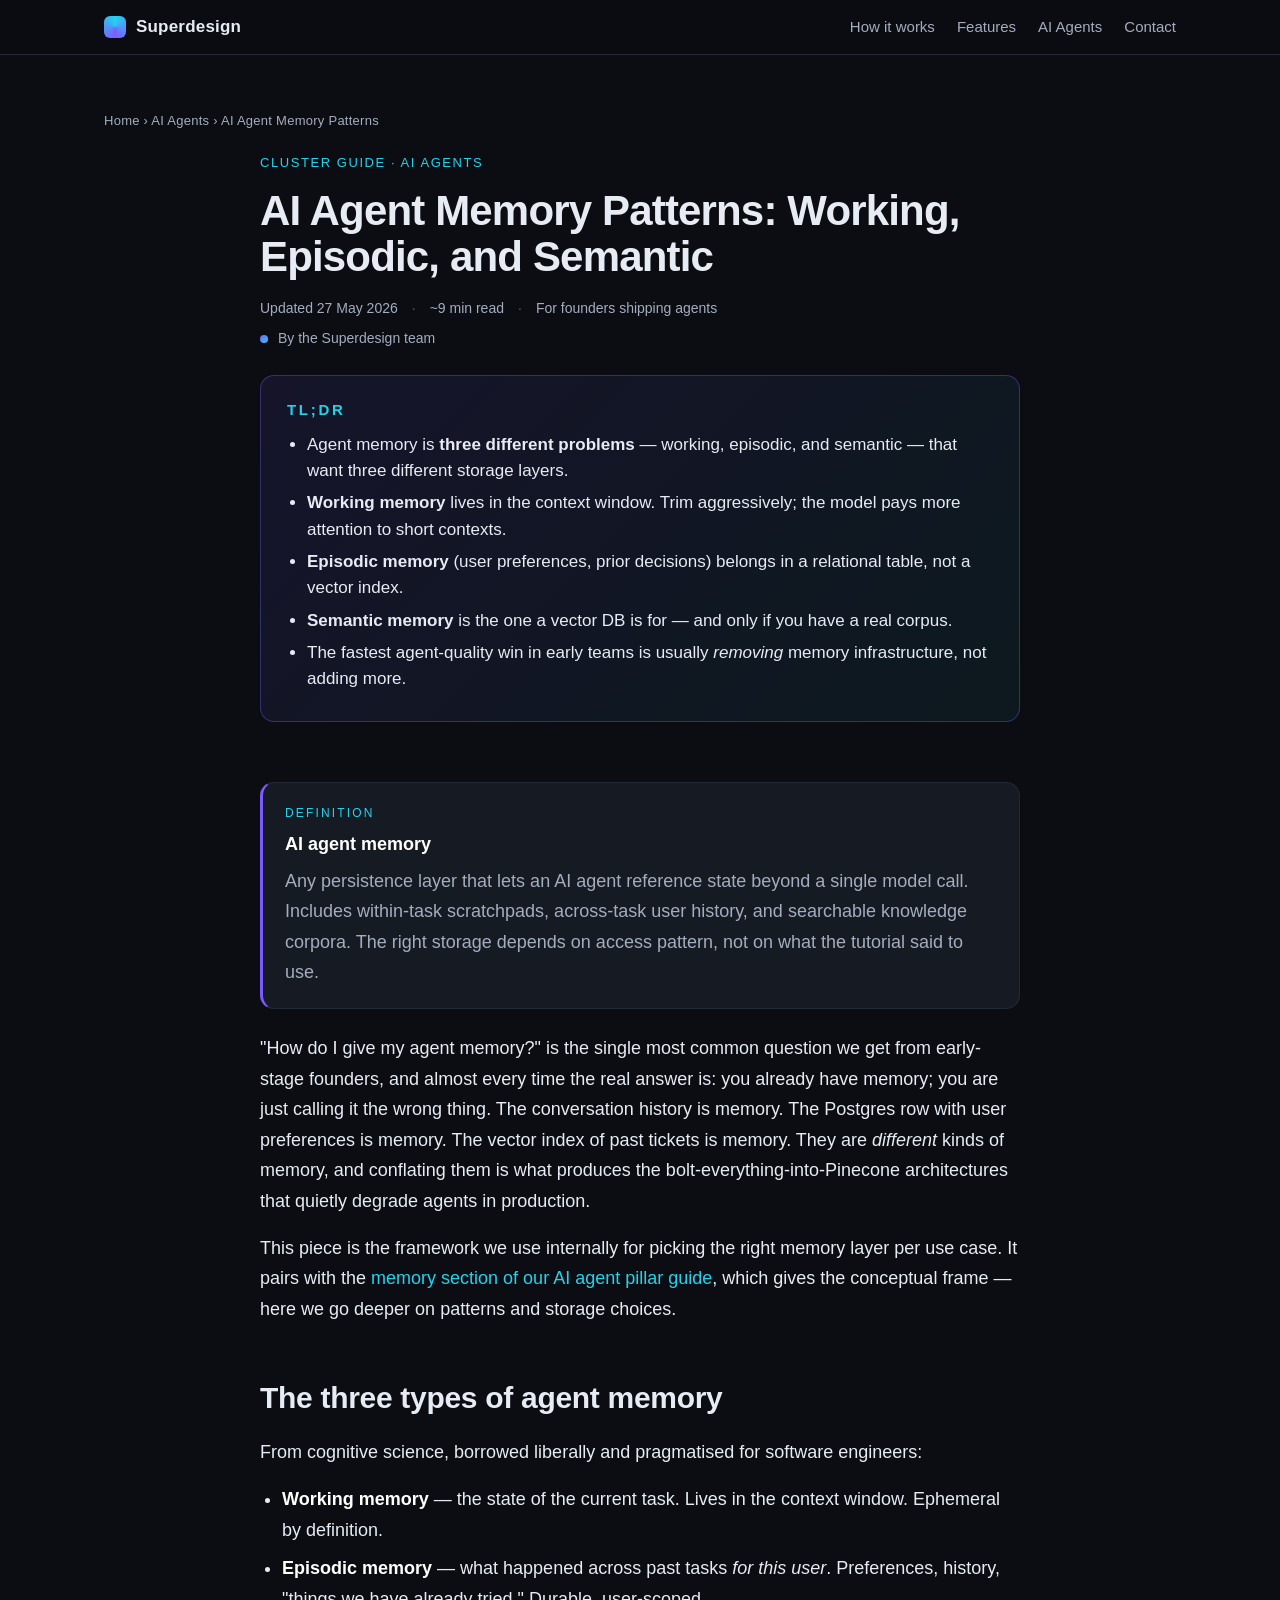
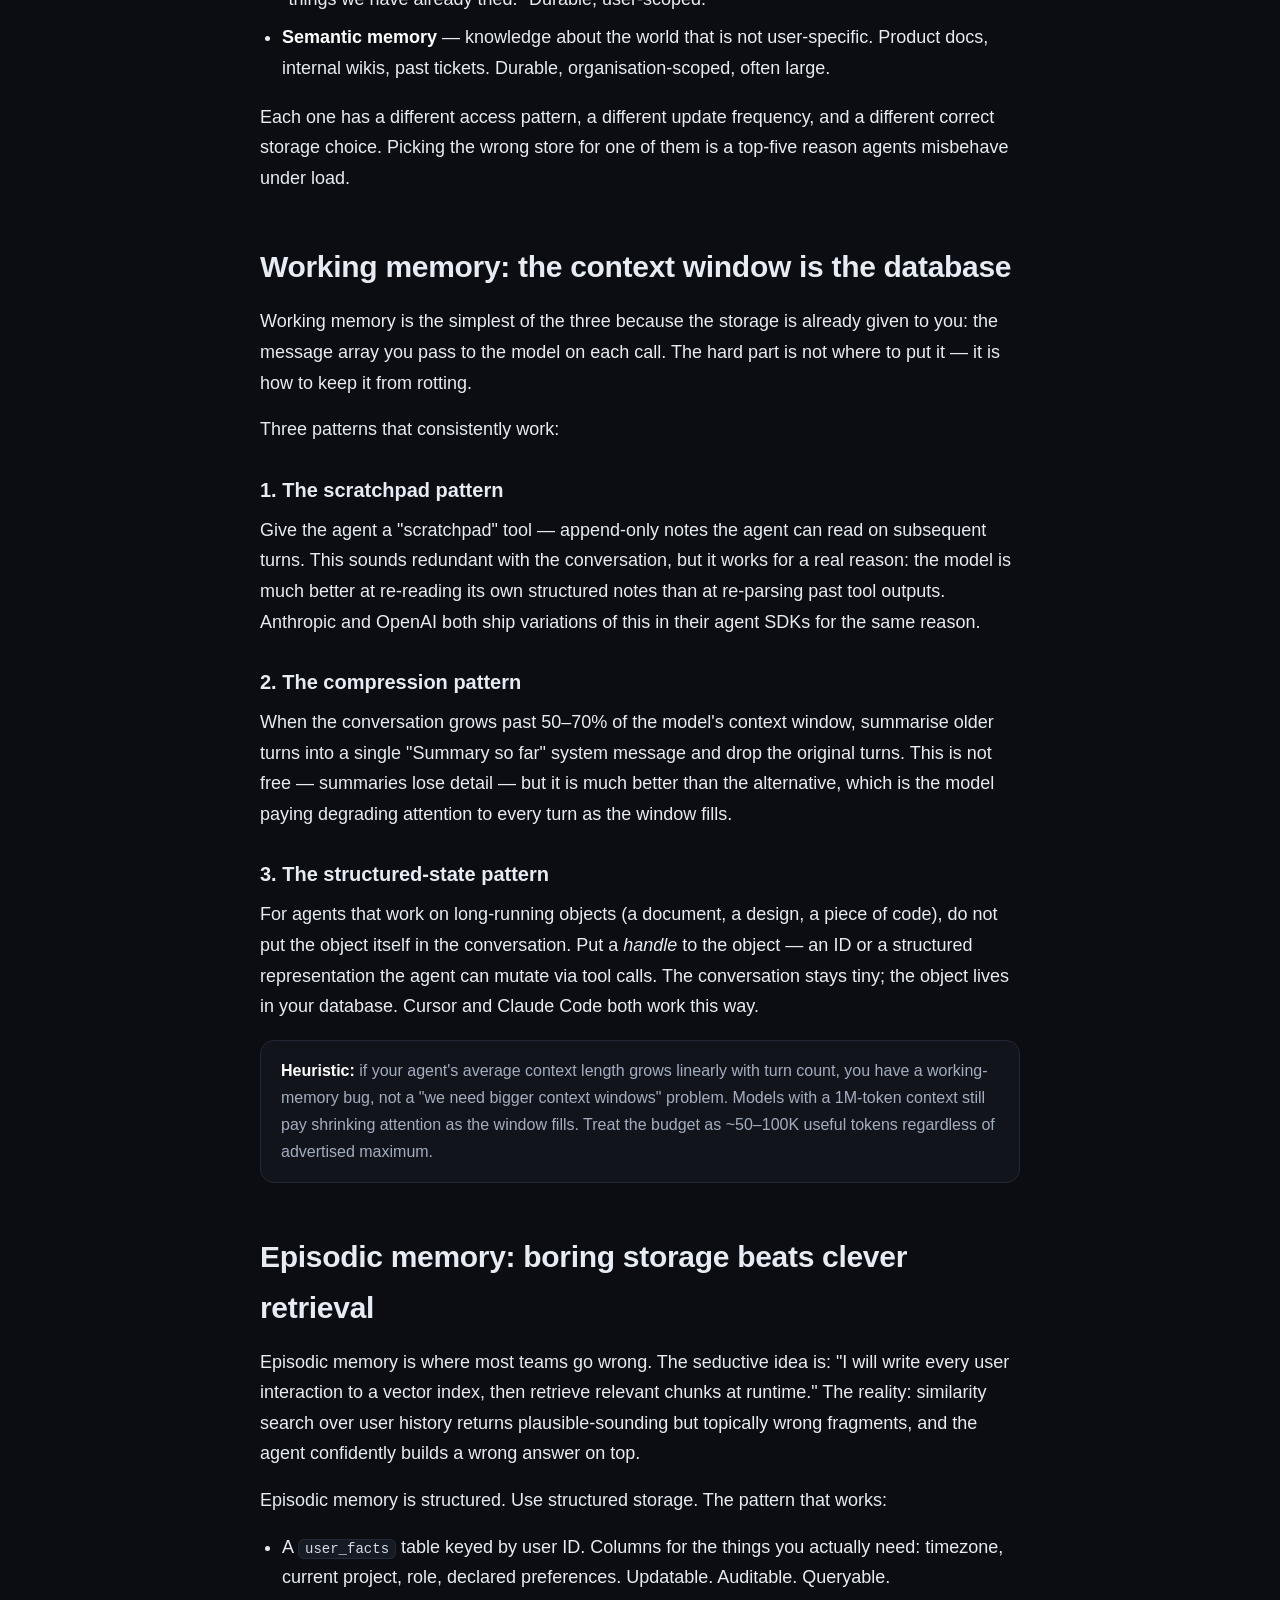
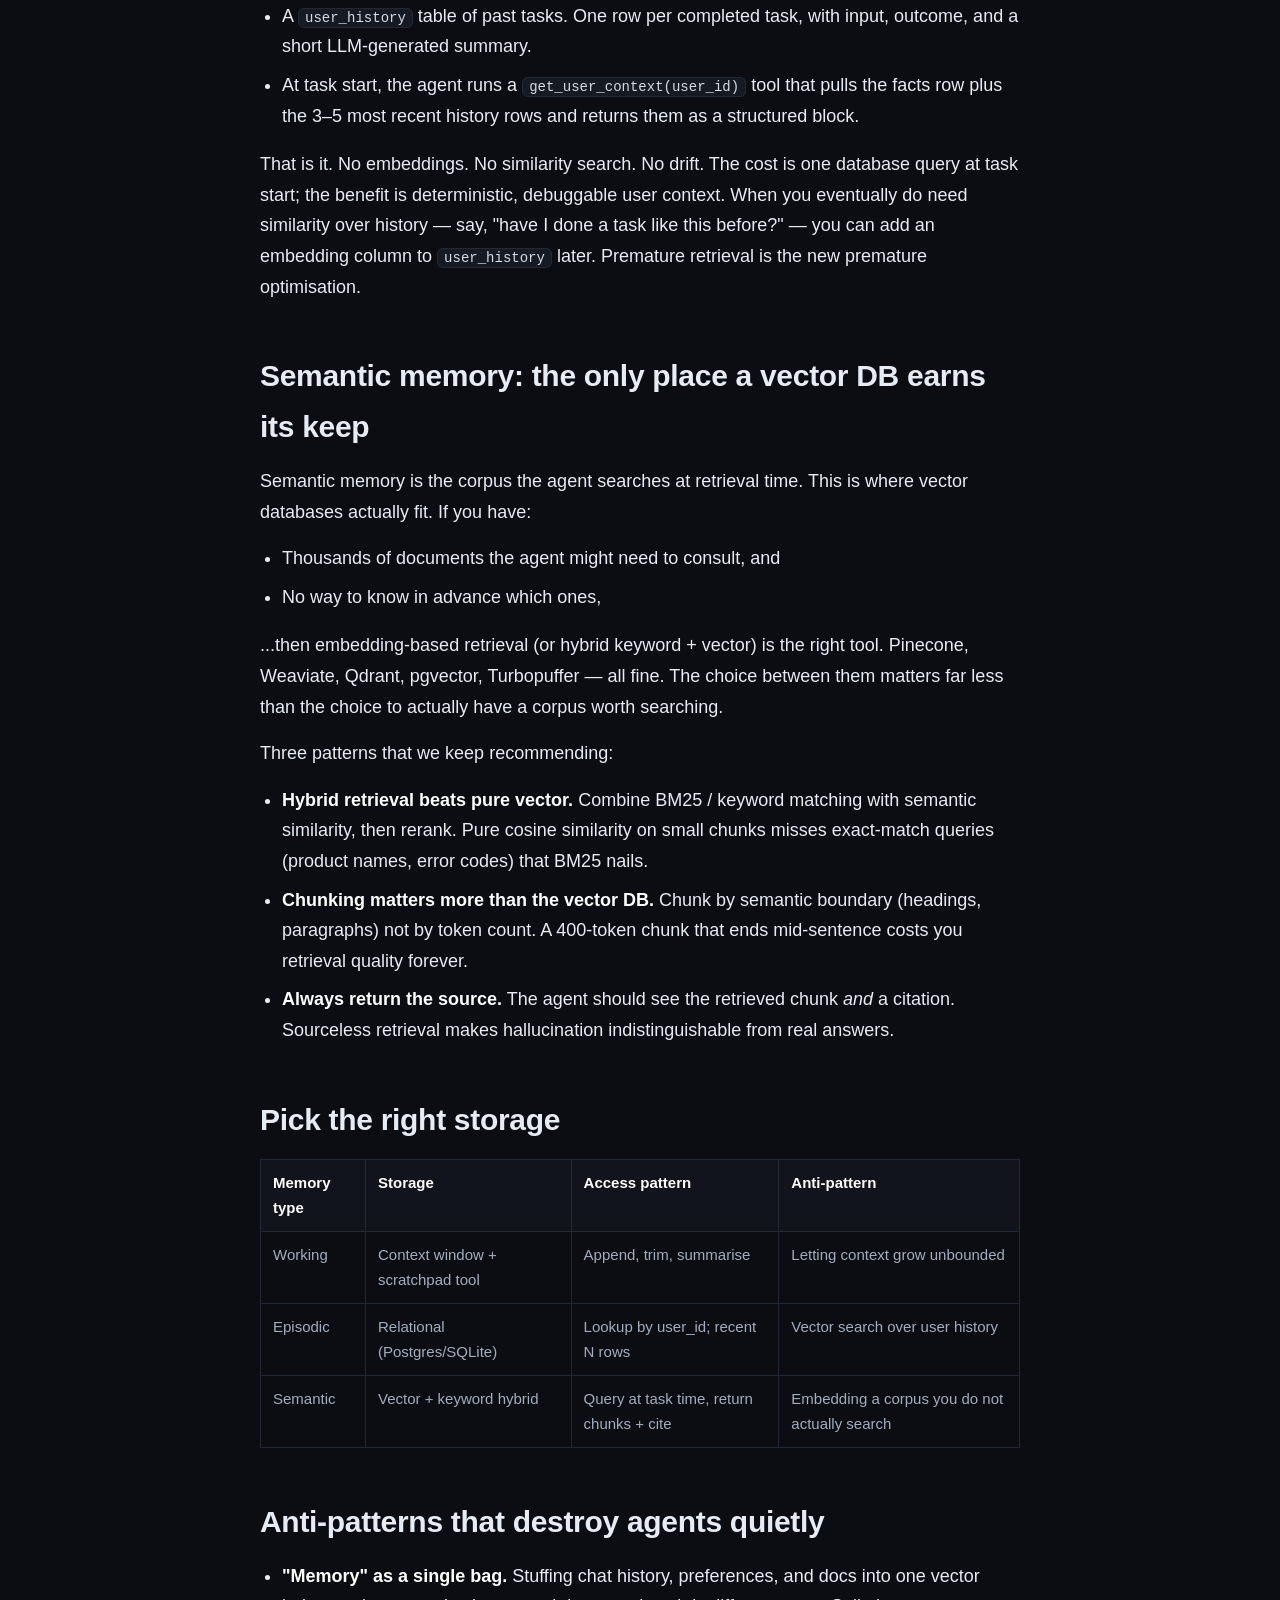
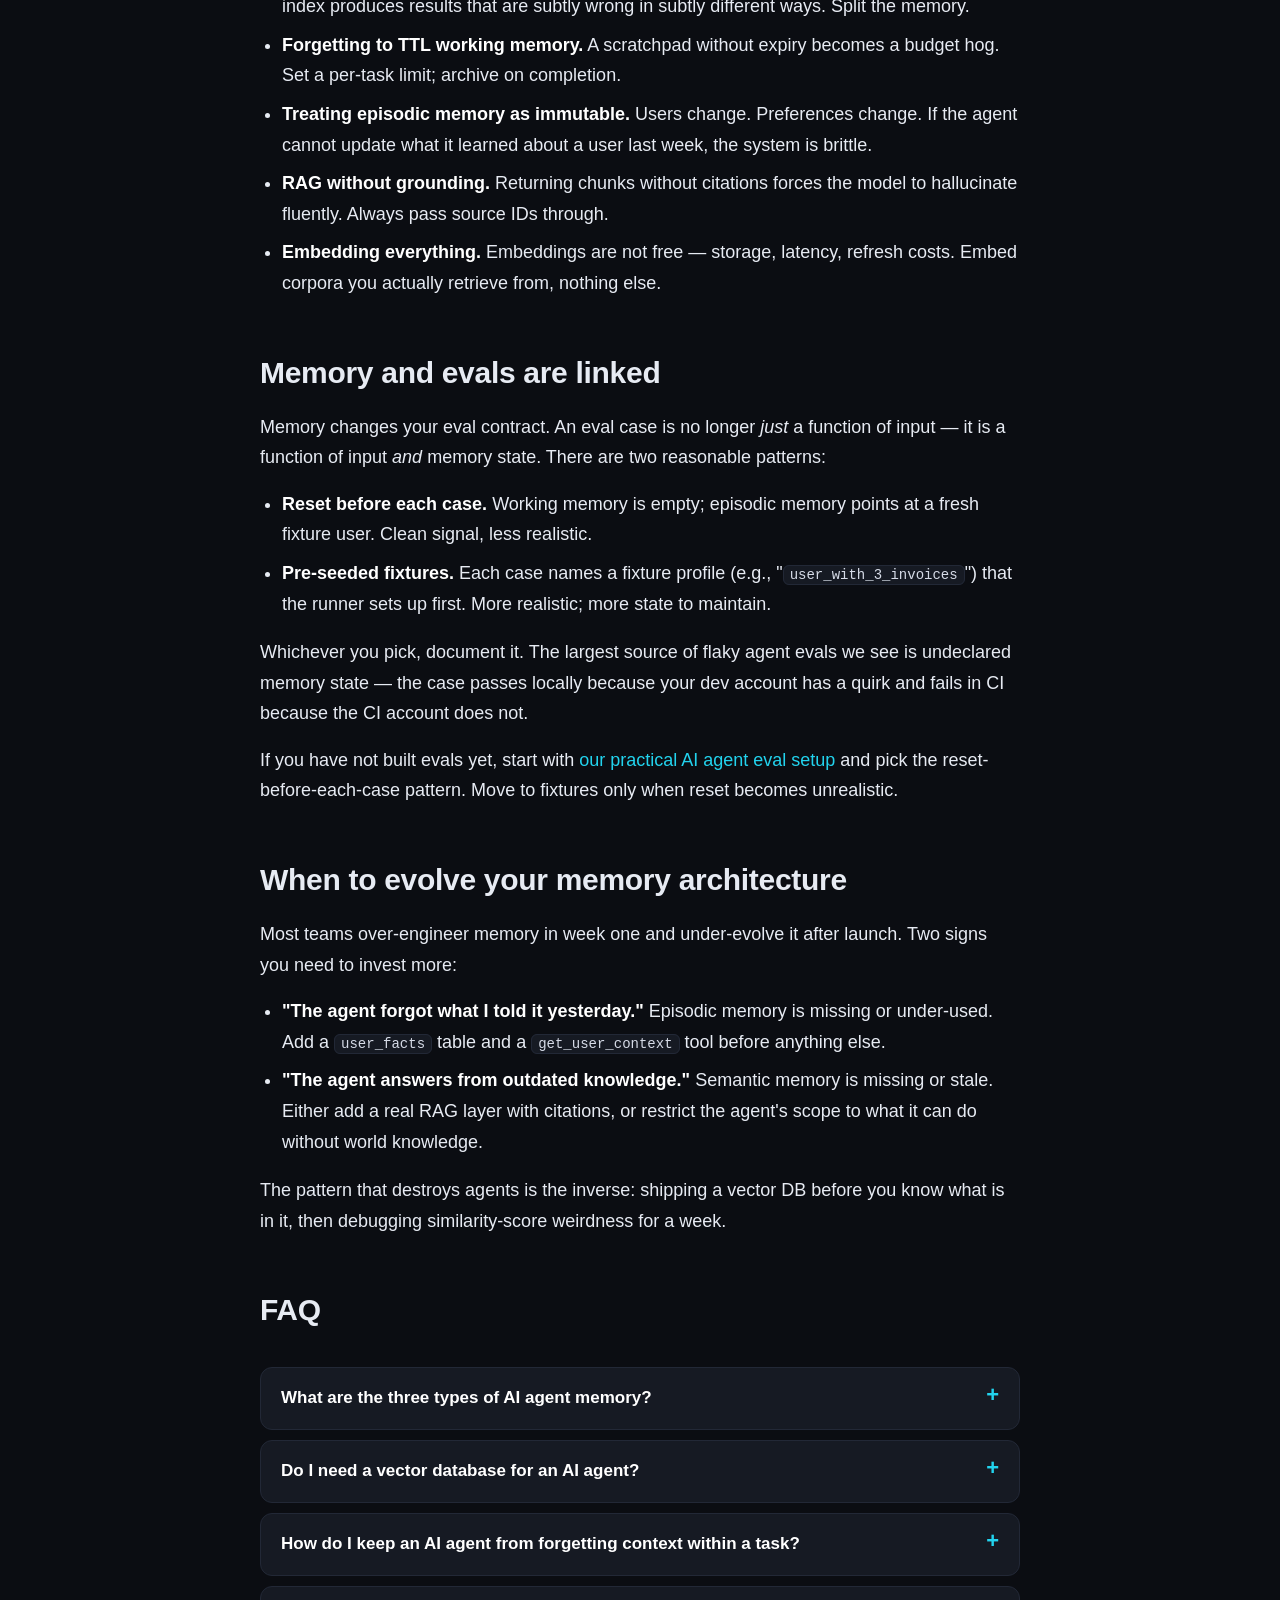
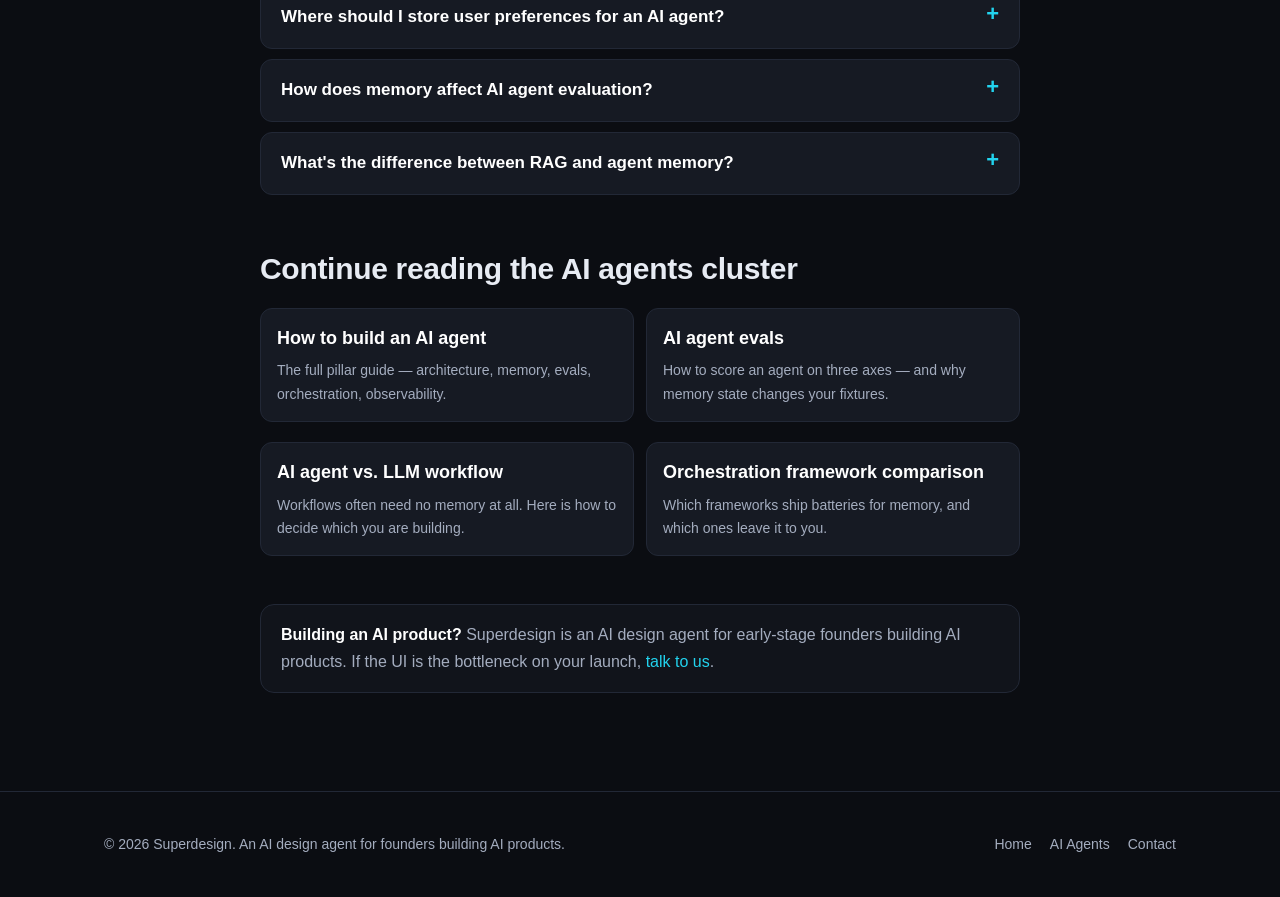
<file: ai-agent-memory-patterns/index.html>
<!doctype html>
<html lang="en">
<head>
<meta charset="utf-8">
<meta name="viewport" content="width=device-width,initial-scale=1">
<title>AI Agent Memory Patterns: Working, Episodic, and Semantic (2026)</title>
<meta name="description" content="The three kinds of memory in a production AI agent — working, episodic, and semantic — and how to pick the right storage for each without bolting a vector DB onto everything.">
<link rel="canonical" href="https://jayzeedesign.github.io/superdesign-site/ai-agent-memory-patterns/">
<meta name="theme-color" content="#0b0d12">
<meta name="robots" content="index,follow,max-image-preview:large">

<!-- Search engine verification (SUP-10). -->
<!-- <meta name="google-site-verification" content="REPLACE_WITH_GSC_TOKEN"> -->
<!-- <meta name="msvalidate.01" content="REPLACE_WITH_BING_WMT_TOKEN"> -->
<meta name="indexnow" content="5bdc3cf653e9a956f932ad416367e882">

<meta property="og:type" content="article">
<meta property="og:title" content="AI Agent Memory Patterns: Working, Episodic, and Semantic">
<meta property="og:description" content="The three kinds of agent memory — and the storage that fits each. Stop bolting a vector DB onto problems that don't need one.">
<meta property="og:url" content="https://jayzeedesign.github.io/superdesign-site/ai-agent-memory-patterns/">
<meta property="og:site_name" content="Superdesign">
<meta property="og:image" content="https://jayzeedesign.github.io/superdesign-site/og.svg">
<meta property="og:image:width" content="1200">
<meta property="og:image:height" content="630">
<meta property="og:image:alt" content="AI agent memory patterns — Superdesign cluster guide">
<meta property="article:published_time" content="2026-05-27">
<meta property="article:modified_time" content="2026-05-27">
<meta property="article:section" content="AI Agents">
<meta property="article:tag" content="AI agents">
<meta property="article:tag" content="Memory architecture">
<meta property="article:tag" content="AI engineering">

<meta name="twitter:card" content="summary_large_image">
<meta name="twitter:title" content="AI Agent Memory Patterns: Working, Episodic, and Semantic">
<meta name="twitter:description" content="Three kinds of memory, three storage choices. Stop putting everything in a vector DB.">
<meta name="twitter:image" content="https://jayzeedesign.github.io/superdesign-site/og.svg">

<link rel="icon" type="image/svg+xml" href="../favicon.svg">
<link rel="preload" as="style" href="../styles.css">
<link rel="stylesheet" href="../styles.css">

<script type="application/ld+json">
{
  "@context": "https://schema.org",
  "@type": "Article",
  "headline": "AI Agent Memory Patterns: Working, Episodic, and Semantic (2026)",
  "description": "Three kinds of memory in a production AI agent — working, episodic, and semantic — and how to pick the right storage for each.",
  "datePublished": "2026-05-27",
  "dateModified": "2026-05-27",
  "inLanguage": "en",
  "url": "https://jayzeedesign.github.io/superdesign-site/ai-agent-memory-patterns/",
  "mainEntityOfPage": "https://jayzeedesign.github.io/superdesign-site/ai-agent-memory-patterns/",
  "image": "https://jayzeedesign.github.io/superdesign-site/og.svg",
  "audience": {
    "@type": "Audience",
    "audienceType": "Early-stage founders building AI products"
  },
  "author": {
    "@type": "Organization",
    "name": "Superdesign",
    "url": "https://jayzeedesign.github.io/superdesign-site/"
  },
  "publisher": {
    "@type": "Organization",
    "name": "Superdesign",
    "url": "https://jayzeedesign.github.io/superdesign-site/"
  },
  "about": [
    {"@type": "Thing", "name": "AI agent memory"},
    {"@type": "Thing", "name": "LLM context management"},
    {"@type": "Thing", "name": "Vector databases"}
  ],
  "isPartOf": {
    "@type": "CreativeWork",
    "name": "How to Build an AI Agent",
    "url": "https://jayzeedesign.github.io/superdesign-site/ai-agents/"
  },
  "speakable": {
    "@type": "SpeakableSpecification",
    "cssSelector": [".tldr", ".definition", ".faq"]
  }
}
</script>

<script type="application/ld+json">
{
  "@context": "https://schema.org",
  "@type": "FAQPage",
  "mainEntity": [
    {
      "@type": "Question",
      "name": "What are the three types of AI agent memory?",
      "acceptedAnswer": {
        "@type": "Answer",
        "text": "Working memory holds state within a single task (the conversation, scratchpad, intermediate tool outputs). Episodic memory holds what happened across past tasks for one user (preferences, prior decisions, things you have already tried). Semantic memory is a corpus the agent can search at retrieval time (docs, tickets, product knowledge). Each wants different storage."
      }
    },
    {
      "@type": "Question",
      "name": "Do I need a vector database for an AI agent?",
      "acceptedAnswer": {
        "@type": "Answer",
        "text": "Only for semantic memory, and only if you actually have a corpus to search. Most early-stage agents have a working-memory problem and an episodic-memory problem, not a retrieval problem. Bolting a vector DB onto every memory need produces fuzzy similarity matches over fragments that should have been stored in a database with foreign keys."
      }
    },
    {
      "@type": "Question",
      "name": "How do I keep an AI agent from forgetting context within a task?",
      "acceptedAnswer": {
        "@type": "Answer",
        "text": "Use working memory deliberately. Put the conversation in the message history, put intermediate tool outputs in a scratchpad the agent can re-read, and summarize older turns when the context grows past 60 percent of the model's window. Aggressive trimming and a clean summary beat appending forever."
      }
    },
    {
      "@type": "Question",
      "name": "Where should I store user preferences for an AI agent?",
      "acceptedAnswer": {
        "@type": "Answer",
        "text": "In a relational table keyed by user id, not a vector database. Preferences are structured, queryable, editable, and frequently updated — all properties relational stores handle well and vector indexes handle badly. Inject a short summary into the system prompt or retrieve relevant fields on demand."
      }
    },
    {
      "@type": "Question",
      "name": "How does memory affect AI agent evaluation?",
      "acceptedAnswer": {
        "@type": "Answer",
        "text": "Memory changes the eval contract: results depend on prior state, not just the current input. Either reset memory to a known state before every eval case, or pre-seed a fixture profile. Document the choice and keep it consistent — non-deterministic memory state is the largest source of flaky agent evals."
      }
    }
  ]
}
</script>

<script type="application/ld+json">
{
  "@context": "https://schema.org",
  "@type": "BreadcrumbList",
  "itemListElement": [
    {"@type": "ListItem", "position": 1, "name": "Home", "item": "https://jayzeedesign.github.io/superdesign-site/"},
    {"@type": "ListItem", "position": 2, "name": "AI Agents", "item": "https://jayzeedesign.github.io/superdesign-site/ai-agents/"},
    {"@type": "ListItem", "position": 3, "name": "AI Agent Memory Patterns", "item": "https://jayzeedesign.github.io/superdesign-site/ai-agent-memory-patterns/"}
  ]
}
</script>

<style>
  .article-wrap{padding:56px 0 24px}
  .breadcrumb{font-size:13px;color:var(--text-dim);margin:0 0 18px;letter-spacing:.02em}
  .breadcrumb a{color:var(--text-dim)}
  .breadcrumb a:hover{color:var(--text);text-decoration:none}
  .article-header{max-width:760px;margin:0 auto}
  .article-header h1{font-size:clamp(30px,4vw,42px);line-height:1.1;margin:0 0 18px}
  .article-meta{display:flex;flex-wrap:wrap;gap:14px;color:var(--text-dim);font-size:14px;margin:0 0 8px}
  .article-meta .dot{opacity:.5}
  .prose{max-width:760px;margin:0 auto;padding:8px 0 56px;font-size:18px;line-height:1.7}
  .prose h2{font-size:clamp(24px,3vw,30px);margin:48px 0 14px;letter-spacing:-.01em}
  .prose h3{font-size:20px;margin:28px 0 8px}
  .prose p{color:var(--text);margin:0 0 16px}
  .prose ul,.prose ol{color:var(--text);padding-left:22px;margin:0 0 18px}
  .prose li{margin:0 0 8px}
  .prose code{background:#161a23;border:1px solid var(--border);padding:1px 6px;border-radius:6px;font-size:14px;color:#d6dbe7}
  .prose pre{background:#0e1119;border:1px solid var(--border);padding:16px 18px;border-radius:12px;overflow-x:auto;margin:0 0 18px}
  .prose pre code{background:none;border:0;padding:0}
  .prose strong{color:#fff}
  .tldr{
    background:linear-gradient(135deg,rgba(124,92,255,.10),rgba(34,211,238,.06));
    border:1px solid rgba(124,92,255,.35);
    border-radius:var(--radius);
    padding:22px 26px;margin:18px 0 28px;
  }
  .tldr h2{margin:0 0 10px;font-size:15px;letter-spacing:.18em;text-transform:uppercase;color:var(--accent-2)}
  .tldr ul{margin:0;padding-left:20px}
  .tldr li{color:var(--text);margin:6px 0}
  .definition{
    background:var(--surface);
    border:1px solid var(--border);
    border-left:3px solid var(--accent);
    border-radius:var(--radius);
    padding:20px 22px;margin:24px 0;
  }
  .definition .label{font-size:12px;letter-spacing:.18em;text-transform:uppercase;color:var(--accent-2);margin:0 0 6px}
  .definition .term{font-weight:700;color:#fff;margin:0 0 6px;font-size:18px}
  .definition p{margin:0;color:var(--text-dim)}
  .callout{
    background:#11141b;border:1px solid var(--border);border-radius:var(--radius);
    padding:16px 20px;margin:18px 0;color:var(--text-dim);font-size:16px;
  }
  .callout strong{color:#fff}
  .stack-table{width:100%;border-collapse:collapse;margin:14px 0 22px;font-size:15px}
  .stack-table th,.stack-table td{border:1px solid var(--border);padding:10px 12px;text-align:left;vertical-align:top}
  .stack-table th{background:#11141b;color:#fff;font-weight:600}
  .stack-table td{color:var(--text-dim)}
  .stack-table code{font-size:13px}
  .faq{margin:32px 0 0}
  .faq h2{margin-bottom:18px}
  .faq details{
    background:var(--surface);border:1px solid var(--border);border-radius:12px;
    padding:16px 20px;margin:0 0 10px;
  }
  .faq details[open]{border-color:rgba(124,92,255,.45)}
  .faq summary{cursor:pointer;font-weight:600;color:#fff;list-style:none;font-size:17px}
  .faq summary::-webkit-details-marker{display:none}
  .faq summary::after{content:"+";float:right;color:var(--accent-2);font-size:22px;line-height:1}
  .faq details[open] summary::after{content:"–"}
  .faq details > p{margin:10px 0 0;color:var(--text-dim);font-size:16px;line-height:1.65}
  .next-reads{margin:48px 0 8px}
  .next-reads h2{margin-bottom:14px}
  .next-reads ul{list-style:none;padding:0;display:grid;grid-template-columns:1fr 1fr;gap:12px}
  .next-reads li{background:var(--surface);border:1px solid var(--border);border-radius:12px;padding:14px 16px}
  .next-reads a{color:#fff;font-weight:600}
  .next-reads p{margin:6px 0 0;color:var(--text-dim);font-size:14px}
  .author-line{display:flex;align-items:center;gap:10px;color:var(--text-dim);font-size:14px;margin:0 0 26px}
  .author-dot{width:8px;height:8px;border-radius:50%;background:linear-gradient(135deg,var(--accent),var(--accent-2));display:inline-block}
  @media (max-width:860px){
    .article-wrap{padding:32px 0 16px}
    .prose{font-size:17px}
    .next-reads ul{grid-template-columns:1fr}
  }
</style>
</head>
<body>
<a class="skip" href="#main">Skip to content</a>

<header class="site-header">
  <div class="container nav">
    <a class="brand" href="../" aria-label="Superdesign home">
      <span class="brand-mark" aria-hidden="true"></span>
      <span class="brand-name">Superdesign</span>
    </a>
    <nav aria-label="Primary">
      <ul class="nav-list">
        <li><a href="../#how">How it works</a></li>
        <li><a href="../#features">Features</a></li>
        <li><a href="../ai-agents/">AI Agents</a></li>
        <li><a href="../#contact">Contact</a></li>
      </ul>
    </nav>
  </div>
</header>

<main id="main">
  <article class="article-wrap">
    <div class="container">
      <nav class="breadcrumb" aria-label="Breadcrumb">
        <a href="../">Home</a> &rsaquo; <a href="../ai-agents/">AI Agents</a> &rsaquo; <span>AI Agent Memory Patterns</span>
      </nav>

      <header class="article-header">
        <p class="eyebrow">Cluster guide · AI agents</p>
        <h1>AI Agent Memory Patterns: Working, Episodic, and Semantic</h1>
        <p class="article-meta">
          <span>Updated 27 May 2026</span><span class="dot">·</span>
          <span>~9 min read</span><span class="dot">·</span>
          <span>For founders shipping agents</span>
        </p>
        <p class="author-line"><span class="author-dot" aria-hidden="true"></span><span>By the Superdesign team</span></p>

        <section class="tldr" aria-label="TL;DR">
          <h2>TL;DR</h2>
          <ul>
            <li>Agent memory is <strong>three different problems</strong> — working, episodic, and semantic — that want three different storage layers.</li>
            <li><strong>Working memory</strong> lives in the context window. Trim aggressively; the model pays more attention to short contexts.</li>
            <li><strong>Episodic memory</strong> (user preferences, prior decisions) belongs in a relational table, not a vector index.</li>
            <li><strong>Semantic memory</strong> is the one a vector DB is for — and only if you have a real corpus.</li>
            <li>The fastest agent-quality win in early teams is usually <em>removing</em> memory infrastructure, not adding more.</li>
          </ul>
        </section>
      </header>

      <div class="prose">

        <section class="definition" aria-label="Definition">
          <p class="label">Definition</p>
          <p class="term">AI agent memory</p>
          <p>Any persistence layer that lets an AI agent reference state beyond a single model call. Includes within-task scratchpads, across-task user history, and searchable knowledge corpora. The right storage depends on access pattern, not on what the tutorial said to use.</p>
        </section>

        <p>"How do I give my agent memory?" is the single most common question we get from early-stage founders, and almost every time the real answer is: you already have memory; you are just calling it the wrong thing. The conversation history is memory. The Postgres row with user preferences is memory. The vector index of past tickets is memory. They are <em>different</em> kinds of memory, and conflating them is what produces the bolt-everything-into-Pinecone architectures that quietly degrade agents in production.</p>

        <p>This piece is the framework we use internally for picking the right memory layer per use case. It pairs with the <a href="../ai-agents/#memory">memory section of our AI agent pillar guide</a>, which gives the conceptual frame — here we go deeper on patterns and storage choices.</p>

        <h2 id="three-types">The three types of agent memory</h2>

        <p>From cognitive science, borrowed liberally and pragmatised for software engineers:</p>

        <ul>
          <li><strong>Working memory</strong> — the state of the current task. Lives in the context window. Ephemeral by definition.</li>
          <li><strong>Episodic memory</strong> — what happened across past tasks <em>for this user</em>. Preferences, history, "things we have already tried." Durable, user-scoped.</li>
          <li><strong>Semantic memory</strong> — knowledge about the world that is not user-specific. Product docs, internal wikis, past tickets. Durable, organisation-scoped, often large.</li>
        </ul>

        <p>Each one has a different access pattern, a different update frequency, and a different correct storage choice. Picking the wrong store for one of them is a top-five reason agents misbehave under load.</p>

        <h2 id="working-memory">Working memory: the context window is the database</h2>

        <p>Working memory is the simplest of the three because the storage is already given to you: the message array you pass to the model on each call. The hard part is not where to put it — it is how to keep it from rotting.</p>

        <p>Three patterns that consistently work:</p>

        <h3>1. The scratchpad pattern</h3>
        <p>Give the agent a "scratchpad" tool — append-only notes the agent can read on subsequent turns. This sounds redundant with the conversation, but it works for a real reason: the model is much better at re-reading its own structured notes than at re-parsing past tool outputs. Anthropic and OpenAI both ship variations of this in their agent SDKs for the same reason.</p>

        <h3>2. The compression pattern</h3>
        <p>When the conversation grows past 50–70% of the model's context window, summarise older turns into a single "Summary so far" system message and drop the original turns. This is not free — summaries lose detail — but it is much better than the alternative, which is the model paying degrading attention to every turn as the window fills.</p>

        <h3>3. The structured-state pattern</h3>
        <p>For agents that work on long-running objects (a document, a design, a piece of code), do not put the object itself in the conversation. Put a <em>handle</em> to the object — an ID or a structured representation the agent can mutate via tool calls. The conversation stays tiny; the object lives in your database. Cursor and Claude Code both work this way.</p>

        <div class="callout">
          <strong>Heuristic:</strong> if your agent's average context length grows linearly with turn count, you have a working-memory bug, not a "we need bigger context windows" problem. Models with a 1M-token context still pay shrinking attention as the window fills. Treat the budget as ~50–100K useful tokens regardless of advertised maximum.
        </div>

        <h2 id="episodic-memory">Episodic memory: boring storage beats clever retrieval</h2>

        <p>Episodic memory is where most teams go wrong. The seductive idea is: "I will write every user interaction to a vector index, then retrieve relevant chunks at runtime." The reality: similarity search over user history returns plausible-sounding but topically wrong fragments, and the agent confidently builds a wrong answer on top.</p>

        <p>Episodic memory is structured. Use structured storage. The pattern that works:</p>

        <ul>
          <li>A <code>user_facts</code> table keyed by user ID. Columns for the things you actually need: timezone, current project, role, declared preferences. Updatable. Auditable. Queryable.</li>
          <li>A <code>user_history</code> table of past tasks. One row per completed task, with input, outcome, and a short LLM-generated summary.</li>
          <li>At task start, the agent runs a <code>get_user_context(user_id)</code> tool that pulls the facts row plus the 3–5 most recent history rows and returns them as a structured block.</li>
        </ul>

        <p>That is it. No embeddings. No similarity search. No drift. The cost is one database query at task start; the benefit is deterministic, debuggable user context. When you eventually do need similarity over history — say, "have I done a task like this before?" — you can add an embedding column to <code>user_history</code> later. Premature retrieval is the new premature optimisation.</p>

        <h2 id="semantic-memory">Semantic memory: the only place a vector DB earns its keep</h2>

        <p>Semantic memory is the corpus the agent searches at retrieval time. This is where vector databases actually fit. If you have:</p>

        <ul>
          <li>Thousands of documents the agent might need to consult, and</li>
          <li>No way to know in advance which ones,</li>
        </ul>

        <p>...then embedding-based retrieval (or hybrid keyword + vector) is the right tool. Pinecone, Weaviate, Qdrant, pgvector, Turbopuffer — all fine. The choice between them matters far less than the choice to actually have a corpus worth searching.</p>

        <p>Three patterns that we keep recommending:</p>

        <ul>
          <li><strong>Hybrid retrieval beats pure vector.</strong> Combine BM25 / keyword matching with semantic similarity, then rerank. Pure cosine similarity on small chunks misses exact-match queries (product names, error codes) that BM25 nails.</li>
          <li><strong>Chunking matters more than the vector DB.</strong> Chunk by semantic boundary (headings, paragraphs) not by token count. A 400-token chunk that ends mid-sentence costs you retrieval quality forever.</li>
          <li><strong>Always return the source.</strong> The agent should see the retrieved chunk <em>and</em> a citation. Sourceless retrieval makes hallucination indistinguishable from real answers.</li>
        </ul>

        <h2 id="storage-matrix">Pick the right storage</h2>

        <table class="stack-table" aria-label="Memory storage matrix">
          <thead>
            <tr><th>Memory type</th><th>Storage</th><th>Access pattern</th><th>Anti-pattern</th></tr>
          </thead>
          <tbody>
            <tr>
              <td>Working</td>
              <td>Context window + scratchpad tool</td>
              <td>Append, trim, summarise</td>
              <td>Letting context grow unbounded</td>
            </tr>
            <tr>
              <td>Episodic</td>
              <td>Relational (Postgres/SQLite)</td>
              <td>Lookup by user_id; recent N rows</td>
              <td>Vector search over user history</td>
            </tr>
            <tr>
              <td>Semantic</td>
              <td>Vector + keyword hybrid</td>
              <td>Query at task time, return chunks + cite</td>
              <td>Embedding a corpus you do not actually search</td>
            </tr>
          </tbody>
        </table>

        <h2 id="anti-patterns">Anti-patterns that destroy agents quietly</h2>

        <ul>
          <li><strong>"Memory" as a single bag.</strong> Stuffing chat history, preferences, and docs into one vector index produces results that are subtly wrong in subtly different ways. Split the memory.</li>
          <li><strong>Forgetting to TTL working memory.</strong> A scratchpad without expiry becomes a budget hog. Set a per-task limit; archive on completion.</li>
          <li><strong>Treating episodic memory as immutable.</strong> Users change. Preferences change. If the agent cannot update what it learned about a user last week, the system is brittle.</li>
          <li><strong>RAG without grounding.</strong> Returning chunks without citations forces the model to hallucinate fluently. Always pass source IDs through.</li>
          <li><strong>Embedding everything.</strong> Embeddings are not free — storage, latency, refresh costs. Embed corpora you actually retrieve from, nothing else.</li>
        </ul>

        <h2 id="evals-and-memory">Memory and evals are linked</h2>

        <p>Memory changes your eval contract. An eval case is no longer <em>just</em> a function of input — it is a function of input <em>and</em> memory state. There are two reasonable patterns:</p>

        <ul>
          <li><strong>Reset before each case.</strong> Working memory is empty; episodic memory points at a fresh fixture user. Clean signal, less realistic.</li>
          <li><strong>Pre-seeded fixtures.</strong> Each case names a fixture profile (e.g., "<code>user_with_3_invoices</code>") that the runner sets up first. More realistic; more state to maintain.</li>
        </ul>

        <p>Whichever you pick, document it. The largest source of flaky agent evals we see is undeclared memory state — the case passes locally because your dev account has a quirk and fails in CI because the CI account does not.</p>

        <p>If you have not built evals yet, start with <a href="../ai-agent-evals/">our practical AI agent eval setup</a> and pick the reset-before-each-case pattern. Move to fixtures only when reset becomes unrealistic.</p>

        <h2 id="when-to-evolve">When to evolve your memory architecture</h2>

        <p>Most teams over-engineer memory in week one and under-evolve it after launch. Two signs you need to invest more:</p>

        <ul>
          <li><strong>"The agent forgot what I told it yesterday."</strong> Episodic memory is missing or under-used. Add a <code>user_facts</code> table and a <code>get_user_context</code> tool before anything else.</li>
          <li><strong>"The agent answers from outdated knowledge."</strong> Semantic memory is missing or stale. Either add a real RAG layer with citations, or restrict the agent's scope to what it can do without world knowledge.</li>
        </ul>

        <p>The pattern that destroys agents is the inverse: shipping a vector DB before you know what is in it, then debugging similarity-score weirdness for a week.</p>

        <h2 id="faq">FAQ</h2>

        <section class="faq" aria-label="Frequently asked questions">

          <details>
            <summary>What are the three types of AI agent memory?</summary>
            <p>Working memory holds state within a single task (the conversation, scratchpad, intermediate tool outputs). Episodic memory holds what happened across past tasks for one user (preferences, prior decisions, things you have already tried). Semantic memory is a corpus the agent can search at retrieval time (docs, tickets, product knowledge). Each wants different storage.</p>
          </details>

          <details>
            <summary>Do I need a vector database for an AI agent?</summary>
            <p>Only for semantic memory, and only if you actually have a corpus to search. Most early-stage agents have a working-memory problem and an episodic-memory problem, not a retrieval problem. Bolting a vector DB onto every memory need produces fuzzy similarity matches over fragments that should have been stored in a database with foreign keys.</p>
          </details>

          <details>
            <summary>How do I keep an AI agent from forgetting context within a task?</summary>
            <p>Use working memory deliberately. Put the conversation in the message history, put intermediate tool outputs in a scratchpad the agent can re-read, and summarize older turns when the context grows past 60% of the model's window. Aggressive trimming and a clean summary beat appending forever.</p>
          </details>

          <details>
            <summary>Where should I store user preferences for an AI agent?</summary>
            <p>In a relational table keyed by user_id, not a vector database. Preferences are structured, queryable, editable, and frequently updated — properties relational stores handle well and vector indexes handle badly. Inject a short summary into the system prompt or fetch on demand.</p>
          </details>

          <details>
            <summary>How does memory affect AI agent evaluation?</summary>
            <p>Memory changes the eval contract: results depend on prior state, not just current input. Either reset memory to a known state before every eval case, or pre-seed a fixture profile. Document the choice and keep it consistent — non-deterministic memory state is the largest source of flaky agent evals.</p>
          </details>

          <details>
            <summary>What's the difference between RAG and agent memory?</summary>
            <p>RAG is one technique for one type of memory — semantic. An agent's full memory stack includes working memory (context window state) and episodic memory (per-user history). Calling all of it "RAG" obscures the design choices that matter.</p>
          </details>

        </section>

        <section class="next-reads" aria-label="Continue reading">
          <h2>Continue reading the AI agents cluster</h2>
          <ul>
            <li><a href="../ai-agents/">How to build an AI agent</a><p>The full pillar guide — architecture, memory, evals, orchestration, observability.</p></li>
            <li><a href="../ai-agent-evals/">AI agent evals</a><p>How to score an agent on three axes — and why memory state changes your fixtures.</p></li>
            <li><a href="../ai-agent-vs-llm-workflow/">AI agent vs. LLM workflow</a><p>Workflows often need no memory at all. Here is how to decide which you are building.</p></li>
            <li><a href="../ai-agent-orchestration-framework/">Orchestration framework comparison</a><p>Which frameworks ship batteries for memory, and which ones leave it to you.</p></li>
          </ul>
        </section>

        <div class="callout" style="margin-top:40px">
          <strong>Building an AI product?</strong> Superdesign is an AI design agent for early-stage founders building AI products. If the UI is the bottleneck on your launch, <a href="../#contact">talk to us</a>.
        </div>

      </div>
    </div>
  </article>
</main>

<footer class="site-footer">
  <div class="container footer-grid">
    <p>&copy; <span>2026</span> Superdesign. An AI design agent for founders building AI products.</p>
    <ul class="footer-nav">
      <li><a href="../">Home</a></li>
      <li><a href="../ai-agents/">AI Agents</a></li>
      <li><a href="../#contact">Contact</a></li>
    </ul>
  </div>
</footer>
</body>
</html>
</file>
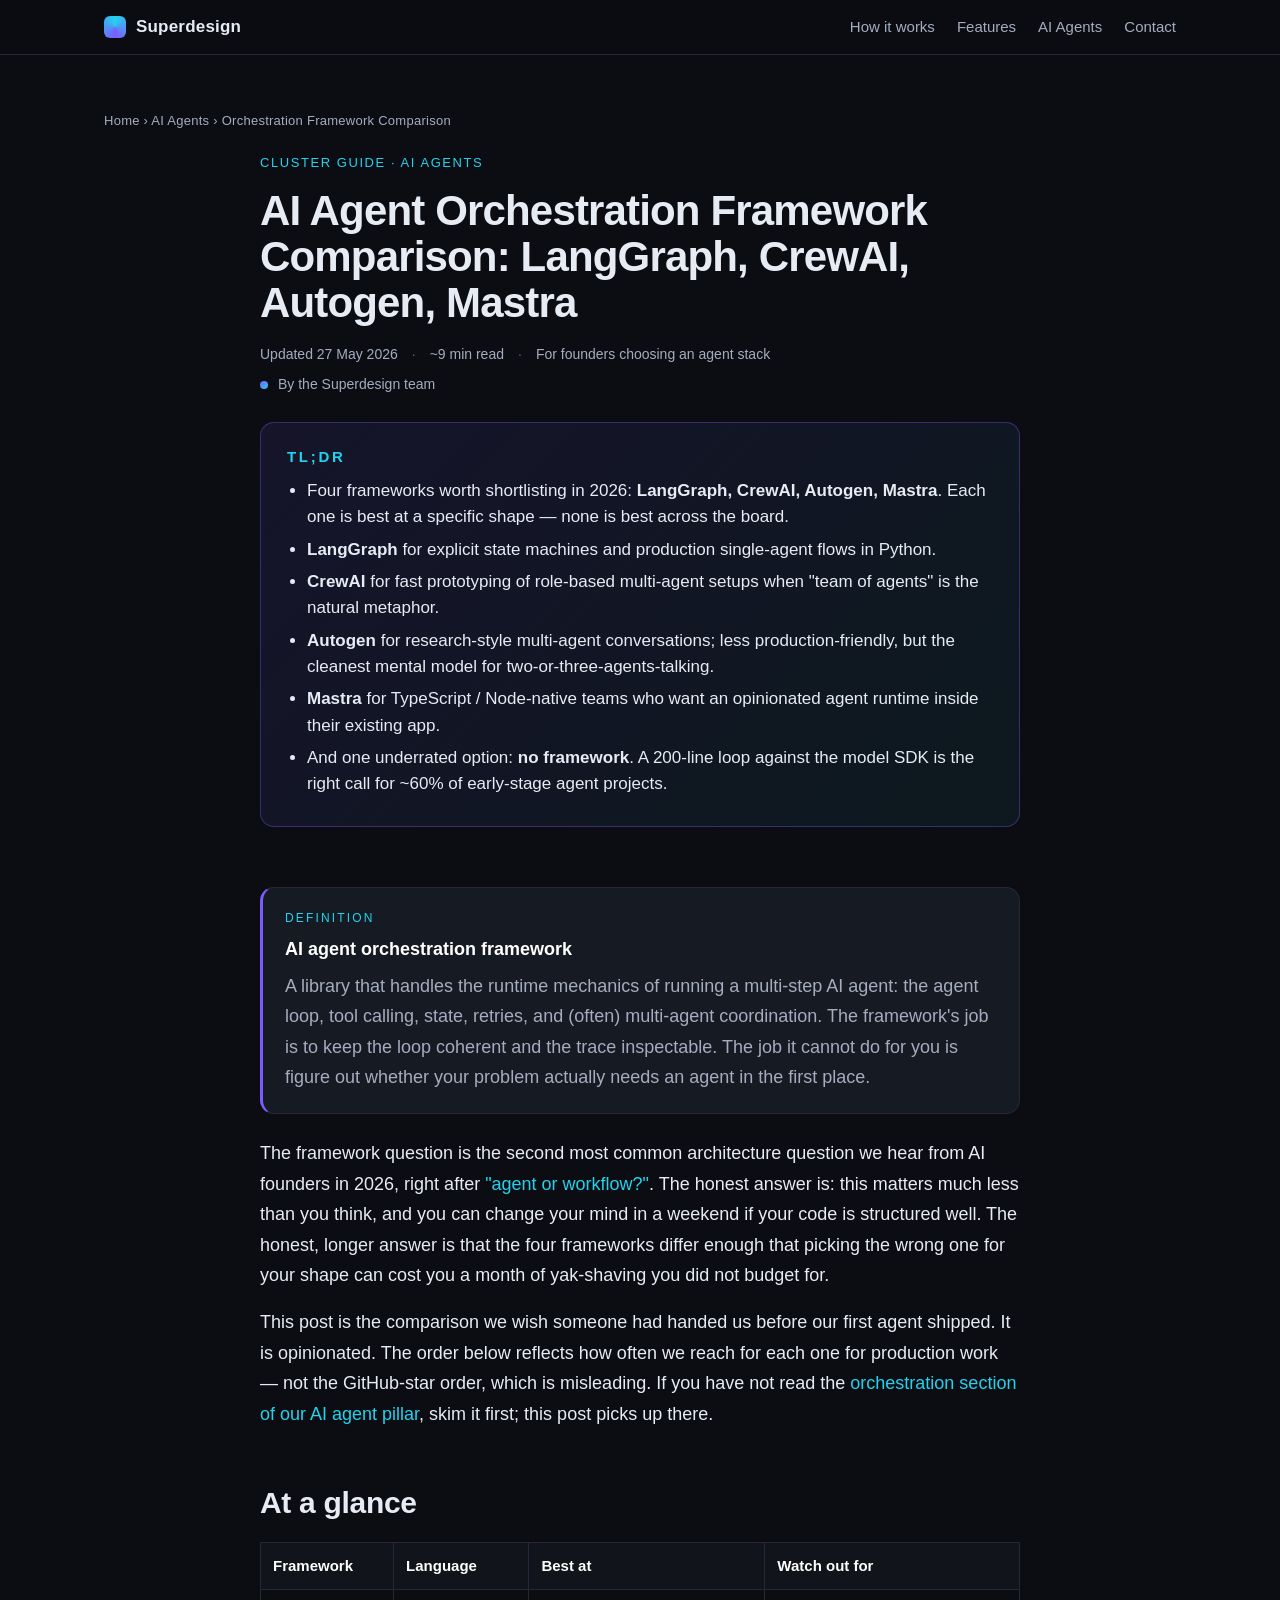
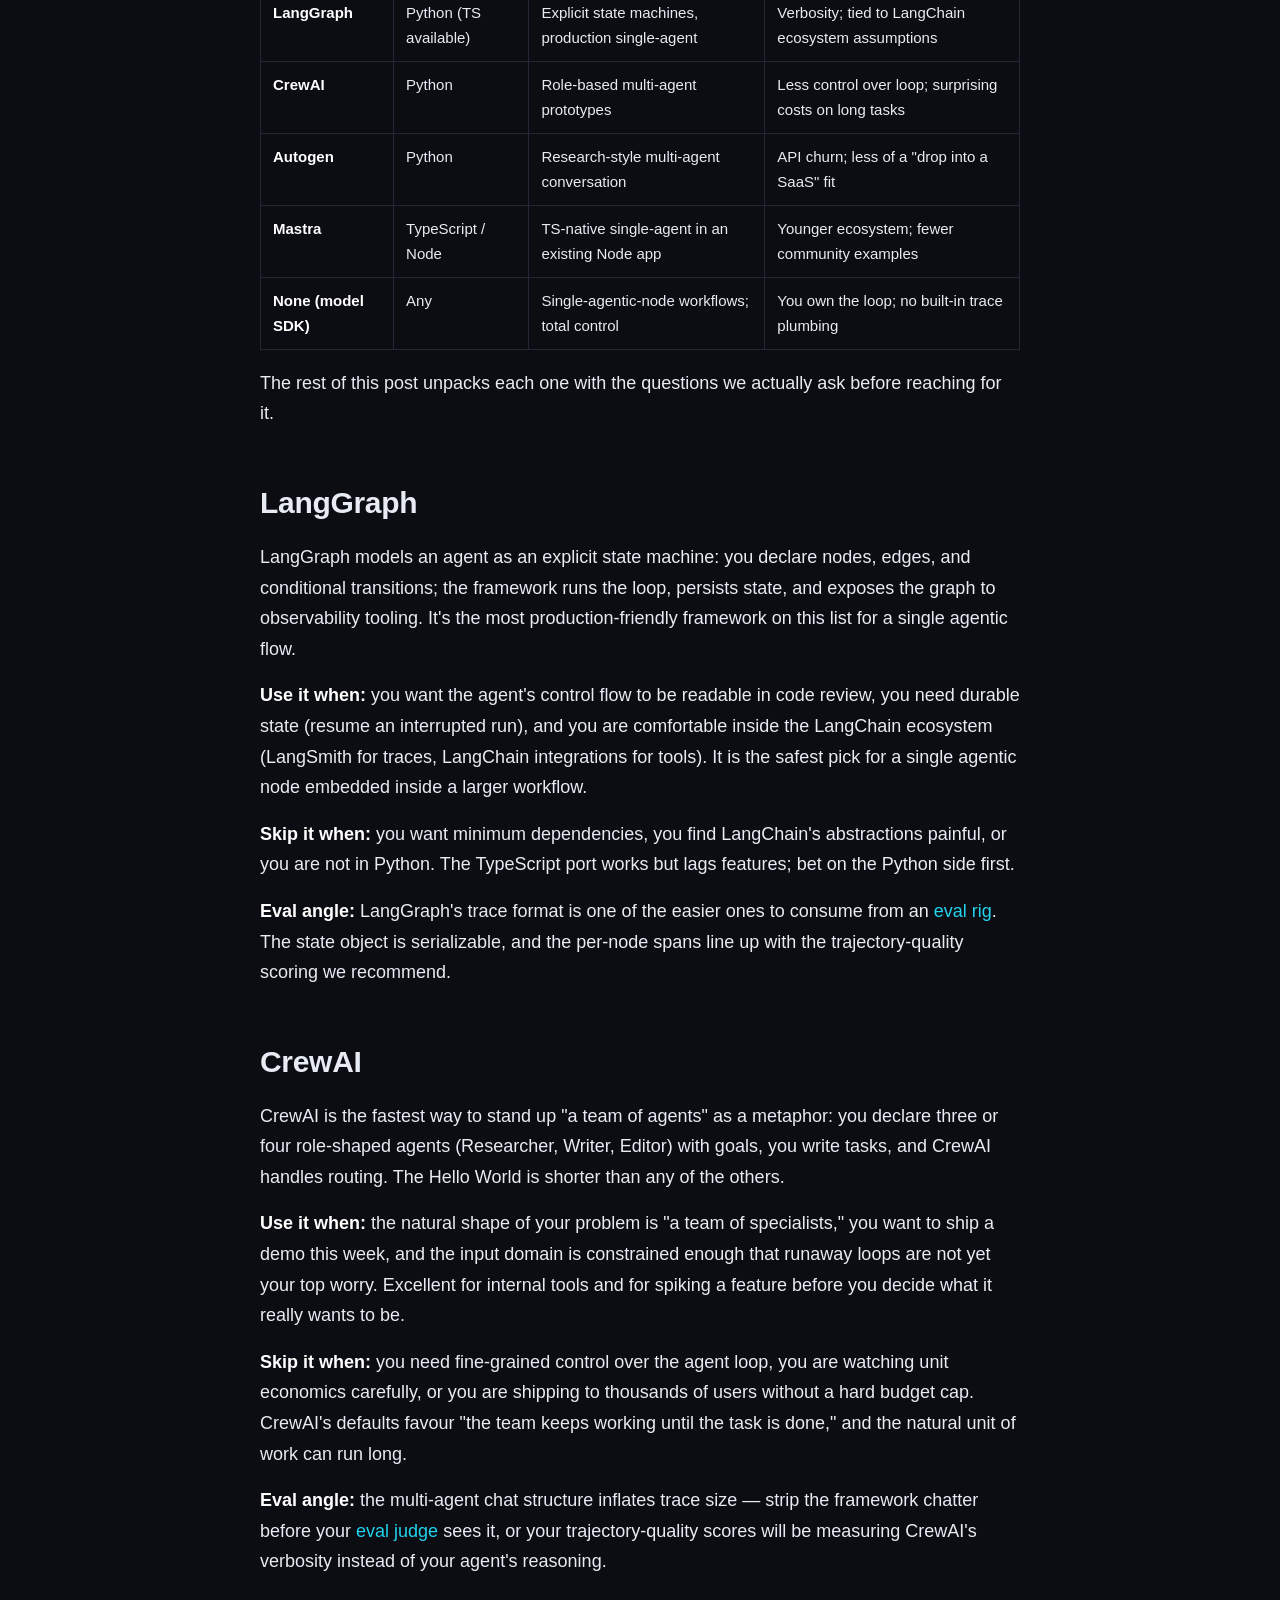
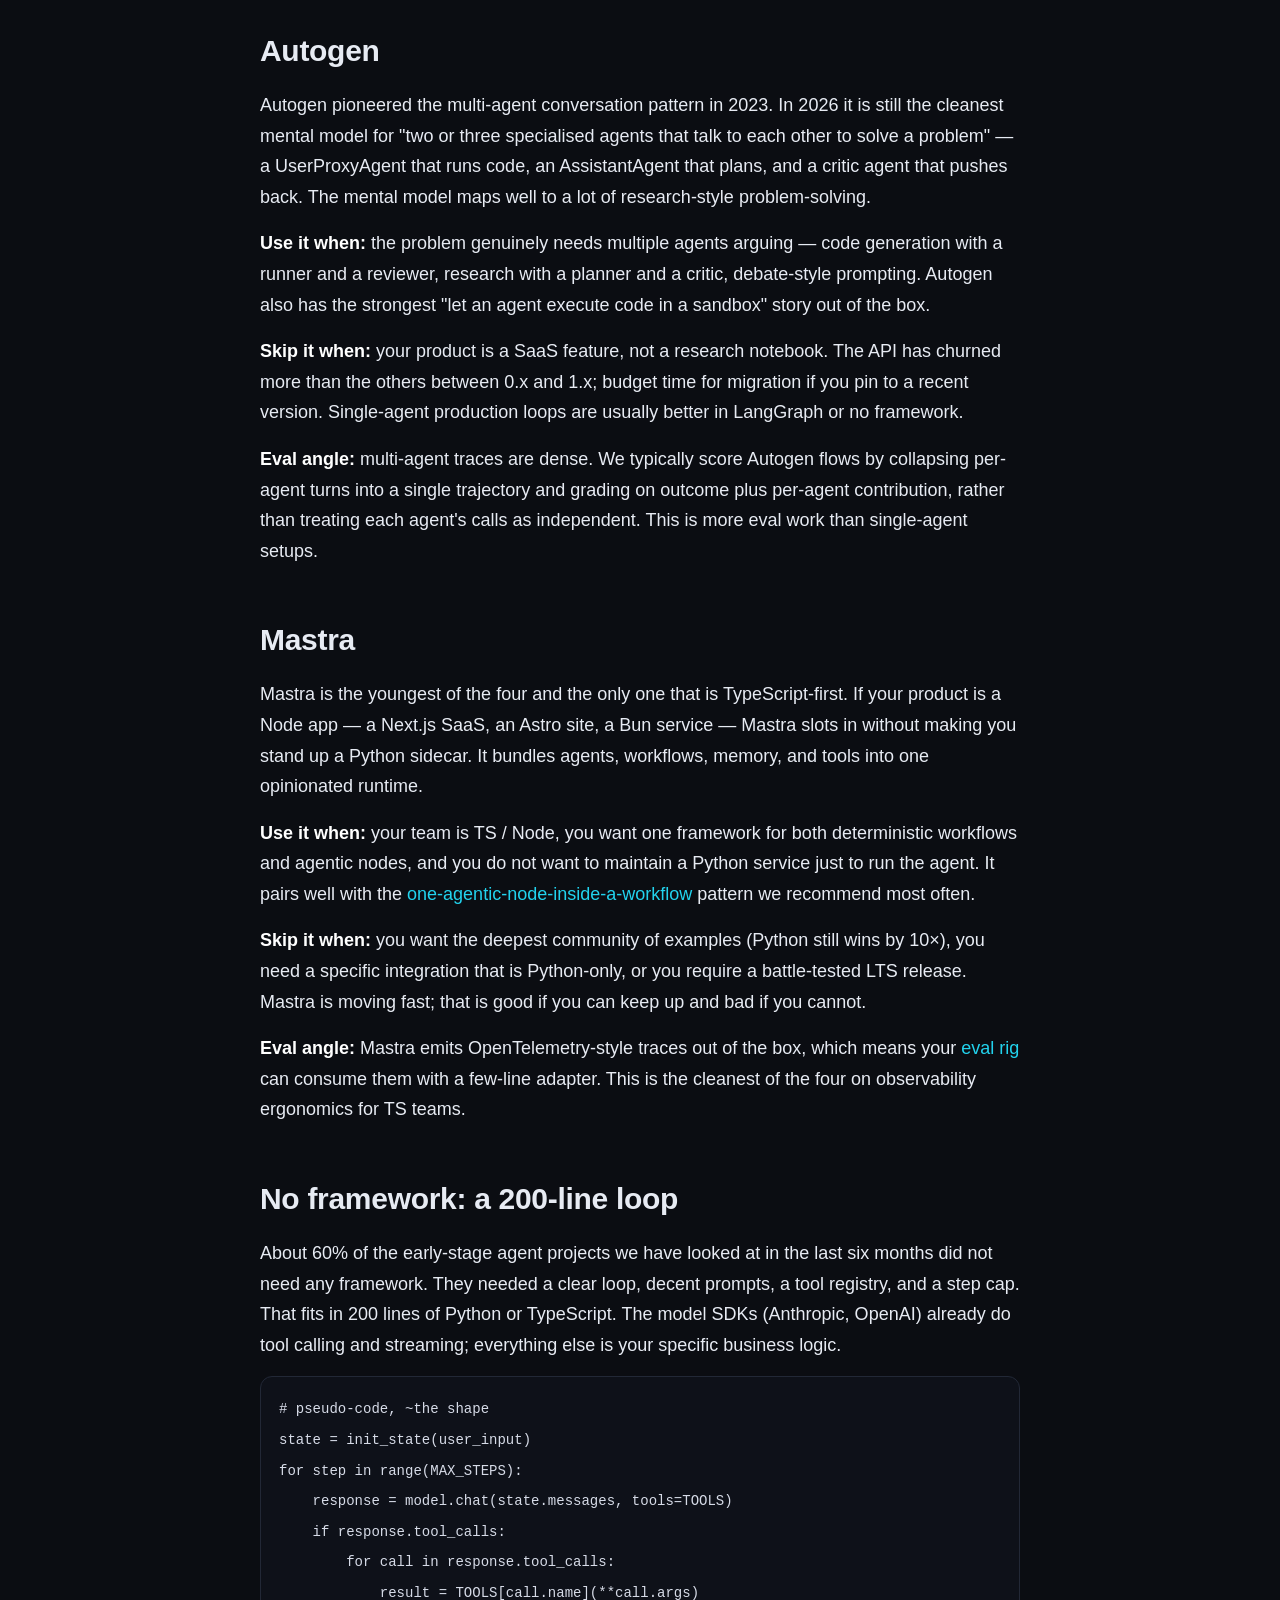
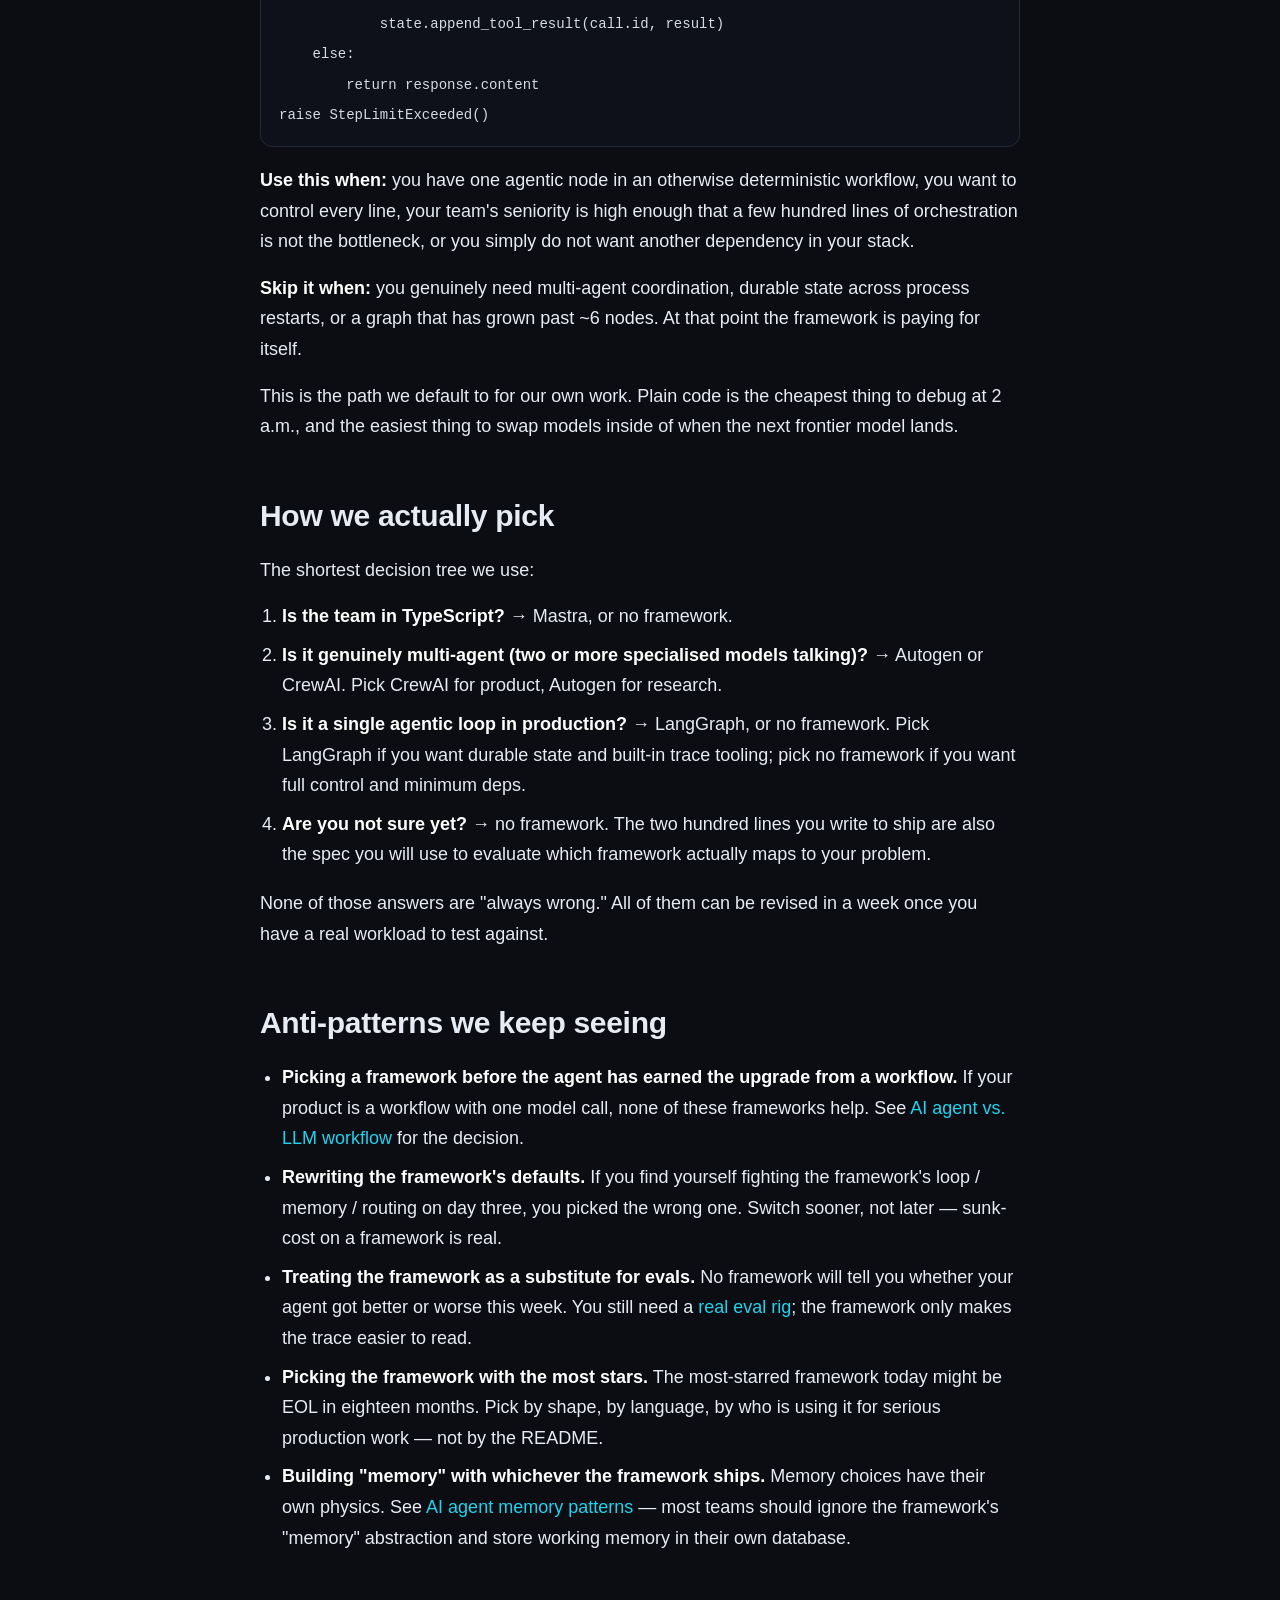
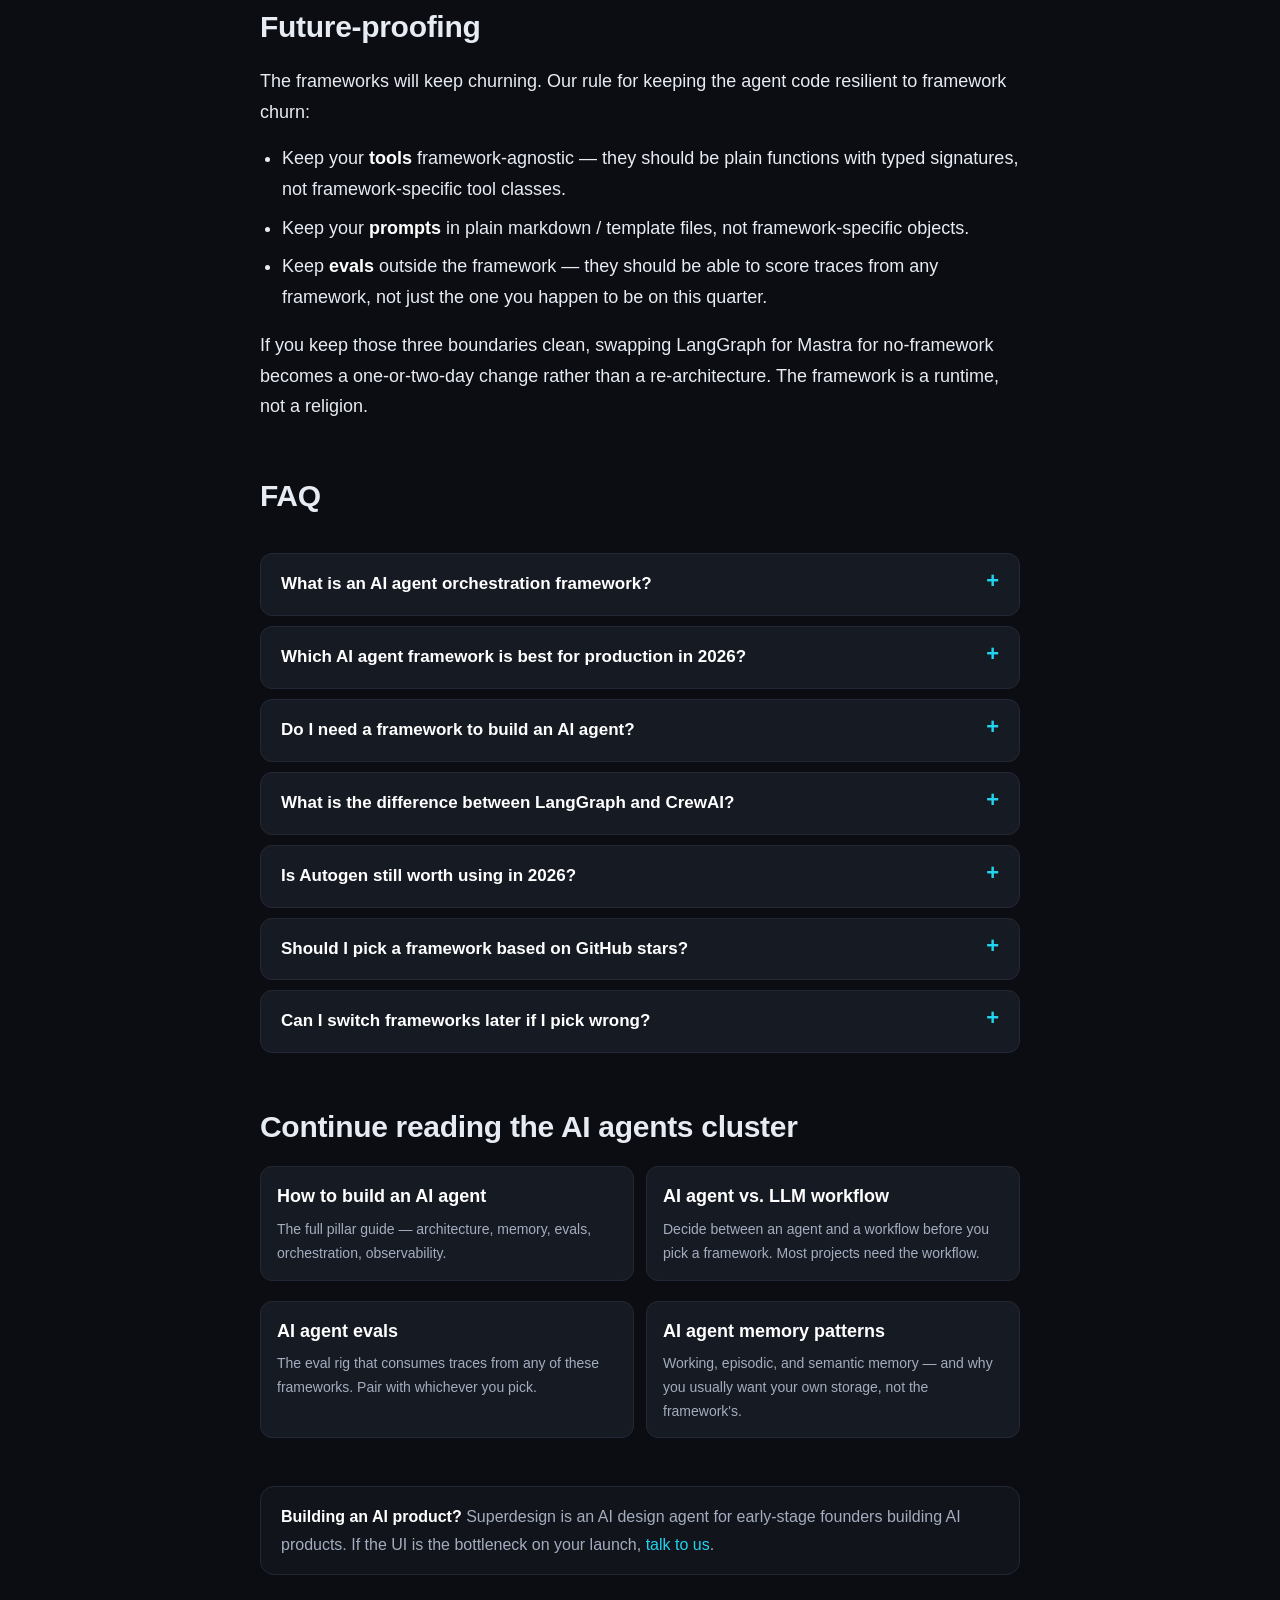
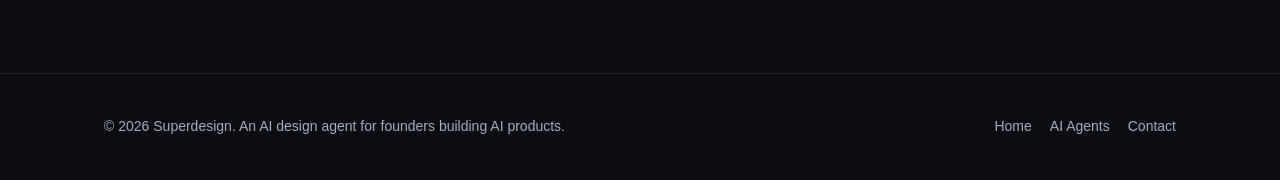
<file: ai-agent-orchestration-framework/index.html>
<!doctype html>
<html lang="en">
<head>
<meta charset="utf-8">
<meta name="viewport" content="width=device-width,initial-scale=1">
<title>AI Agent Orchestration Framework Comparison: LangGraph, CrewAI, Autogen, Mastra (2026)</title>
<meta name="description" content="A founder-grade comparison of the four AI agent orchestration frameworks worth shortlisting in 2026 — and the case for no framework at all on most early-stage projects.">
<link rel="canonical" href="https://jayzeedesign.github.io/superdesign-site/ai-agent-orchestration-framework/">
<meta name="theme-color" content="#0b0d12">
<meta name="robots" content="index,follow,max-image-preview:large">

<!-- Search engine verification (SUP-10). -->
<!-- <meta name="google-site-verification" content="REPLACE_WITH_GSC_TOKEN"> -->
<!-- <meta name="msvalidate.01" content="REPLACE_WITH_BING_WMT_TOKEN"> -->
<meta name="indexnow" content="5bdc3cf653e9a956f932ad416367e882">

<meta property="og:type" content="article">
<meta property="og:title" content="AI Agent Orchestration Framework Comparison">
<meta property="og:description" content="LangGraph, CrewAI, Autogen, Mastra — what each one is good at, where each breaks, and when no framework is the right choice.">
<meta property="og:url" content="https://jayzeedesign.github.io/superdesign-site/ai-agent-orchestration-framework/">
<meta property="og:site_name" content="Superdesign">
<meta property="og:image" content="https://jayzeedesign.github.io/superdesign-site/og.svg">
<meta property="og:image:width" content="1200">
<meta property="og:image:height" content="630">
<meta property="og:image:alt" content="AI agent orchestration frameworks compared — Superdesign cluster guide">
<meta property="article:published_time" content="2026-05-27">
<meta property="article:modified_time" content="2026-05-27">
<meta property="article:section" content="AI Agents">
<meta property="article:tag" content="AI agents">
<meta property="article:tag" content="LangGraph">
<meta property="article:tag" content="CrewAI">
<meta property="article:tag" content="Autogen">
<meta property="article:tag" content="Mastra">

<meta name="twitter:card" content="summary_large_image">
<meta name="twitter:title" content="AI Agent Orchestration Framework Comparison">
<meta name="twitter:description" content="LangGraph vs CrewAI vs Autogen vs Mastra — and the case for no framework on most early-stage projects.">
<meta name="twitter:image" content="https://jayzeedesign.github.io/superdesign-site/og.svg">

<link rel="icon" type="image/svg+xml" href="../favicon.svg">
<link rel="preload" as="style" href="../styles.css">
<link rel="stylesheet" href="../styles.css">

<script type="application/ld+json">
{
  "@context": "https://schema.org",
  "@type": "Article",
  "headline": "AI Agent Orchestration Framework Comparison: LangGraph, CrewAI, Autogen, Mastra (2026)",
  "description": "A founder-grade comparison of the AI agent orchestration frameworks worth shortlisting in 2026, with honest tradeoffs and a no-framework alternative.",
  "datePublished": "2026-05-27",
  "dateModified": "2026-05-27",
  "inLanguage": "en",
  "url": "https://jayzeedesign.github.io/superdesign-site/ai-agent-orchestration-framework/",
  "mainEntityOfPage": "https://jayzeedesign.github.io/superdesign-site/ai-agent-orchestration-framework/",
  "image": "https://jayzeedesign.github.io/superdesign-site/og.svg",
  "audience": {
    "@type": "Audience",
    "audienceType": "Early-stage founders building AI products"
  },
  "author": {
    "@type": "Organization",
    "name": "Superdesign",
    "url": "https://jayzeedesign.github.io/superdesign-site/"
  },
  "publisher": {
    "@type": "Organization",
    "name": "Superdesign",
    "url": "https://jayzeedesign.github.io/superdesign-site/"
  },
  "about": [
    {"@type": "Thing", "name": "AI agent orchestration"},
    {"@type": "Thing", "name": "LangGraph"},
    {"@type": "Thing", "name": "CrewAI"},
    {"@type": "Thing", "name": "Autogen"},
    {"@type": "Thing", "name": "Mastra"}
  ],
  "isPartOf": {
    "@type": "CreativeWork",
    "name": "How to Build an AI Agent",
    "url": "https://jayzeedesign.github.io/superdesign-site/ai-agents/"
  },
  "speakable": {
    "@type": "SpeakableSpecification",
    "cssSelector": [".tldr", ".definition", ".faq"]
  }
}
</script>

<script type="application/ld+json">
{
  "@context": "https://schema.org",
  "@type": "FAQPage",
  "mainEntity": [
    {
      "@type": "Question",
      "name": "What is an AI agent orchestration framework?",
      "acceptedAnswer": {
        "@type": "Answer",
        "text": "An AI agent orchestration framework is a library that handles the runtime mechanics of running a multi-step agent: the agent loop, tool calling, state, retries, and (often) multi-agent coordination. LangGraph, CrewAI, Autogen, and Mastra are the four most common shortlist candidates in 2026. None of them are required — many production agents run on plain code with the model SDK directly."
      }
    },
    {
      "@type": "Question",
      "name": "Which AI agent framework is best for production in 2026?",
      "acceptedAnswer": {
        "@type": "Answer",
        "text": "There is no single winner — pick by shape. LangGraph for explicit state machines and structured control flow. CrewAI for fast prototyping of role-based multi-agent setups. Autogen for research-style multi-agent conversations. Mastra for TypeScript-native teams shipping inside a Node app. For a single-agentic-node workflow, no framework at all is often the best choice."
      }
    },
    {
      "@type": "Question",
      "name": "Do I need a framework to build an AI agent?",
      "acceptedAnswer": {
        "@type": "Answer",
        "text": "No. Most production agents in 2026 can be built directly against the model SDK (Anthropic, OpenAI) with a 200-line loop. A framework starts paying off when you need explicit state machines, multi-agent coordination, or built-in trace plumbing for evals and observability. Below that bar, the framework is overhead."
      }
    },
    {
      "@type": "Question",
      "name": "What is the difference between LangGraph and CrewAI?",
      "acceptedAnswer": {
        "@type": "Answer",
        "text": "LangGraph models the agent as an explicit state machine — you declare nodes, edges, and conditional transitions; the framework runs the loop. CrewAI models the agent as a team of roles with a manager — you declare agents, goals, and tasks; the framework decides routing. LangGraph trades verbosity for control; CrewAI trades control for speed of setup."
      }
    },
    {
      "@type": "Question",
      "name": "Is Autogen still worth using in 2026?",
      "acceptedAnswer": {
        "@type": "Answer",
        "text": "Yes, for research-style multi-agent conversations and experimentation. Autogen pioneered the multi-agent chat pattern and remains the cleanest way to set up two or three specialized agents that talk to each other. It is less production-friendly than LangGraph for single-agent flows; treat it as a tool for the multi-agent slice of the problem, not the whole stack."
      }
    }
  ]
}
</script>

<script type="application/ld+json">
{
  "@context": "https://schema.org",
  "@type": "BreadcrumbList",
  "itemListElement": [
    {"@type": "ListItem", "position": 1, "name": "Home", "item": "https://jayzeedesign.github.io/superdesign-site/"},
    {"@type": "ListItem", "position": 2, "name": "AI Agents", "item": "https://jayzeedesign.github.io/superdesign-site/ai-agents/"},
    {"@type": "ListItem", "position": 3, "name": "Orchestration Framework Comparison", "item": "https://jayzeedesign.github.io/superdesign-site/ai-agent-orchestration-framework/"}
  ]
}
</script>

<style>
  .article-wrap{padding:56px 0 24px}
  .breadcrumb{font-size:13px;color:var(--text-dim);margin:0 0 18px;letter-spacing:.02em}
  .breadcrumb a{color:var(--text-dim)}
  .breadcrumb a:hover{color:var(--text);text-decoration:none}
  .article-header{max-width:760px;margin:0 auto}
  .article-header h1{font-size:clamp(30px,4vw,42px);line-height:1.1;margin:0 0 18px}
  .article-meta{display:flex;flex-wrap:wrap;gap:14px;color:var(--text-dim);font-size:14px;margin:0 0 8px}
  .article-meta .dot{opacity:.5}
  .prose{max-width:760px;margin:0 auto;padding:8px 0 56px;font-size:18px;line-height:1.7}
  .prose h2{font-size:clamp(24px,3vw,30px);margin:48px 0 14px;letter-spacing:-.01em}
  .prose h3{font-size:20px;margin:28px 0 8px}
  .prose p{color:var(--text);margin:0 0 16px}
  .prose ul,.prose ol{color:var(--text);padding-left:22px;margin:0 0 18px}
  .prose li{margin:0 0 8px}
  .prose code{background:#161a23;border:1px solid var(--border);padding:1px 6px;border-radius:6px;font-size:14px;color:#d6dbe7}
  .prose pre{background:#0e1119;border:1px solid var(--border);padding:16px 18px;border-radius:12px;overflow-x:auto;margin:0 0 18px}
  .prose pre code{background:none;border:0;padding:0}
  .prose strong{color:#fff}
  .prose table{width:100%;border-collapse:collapse;margin:0 0 18px;font-size:15px}
  .prose th,.prose td{border:1px solid var(--border);padding:10px 12px;text-align:left;vertical-align:top}
  .prose th{background:#11141b;color:#fff;font-weight:600}
  .tldr{
    background:linear-gradient(135deg,rgba(124,92,255,.10),rgba(34,211,238,.06));
    border:1px solid rgba(124,92,255,.35);
    border-radius:var(--radius);
    padding:22px 26px;margin:18px 0 28px;
  }
  .tldr h2{margin:0 0 10px;font-size:15px;letter-spacing:.18em;text-transform:uppercase;color:var(--accent-2)}
  .tldr ul{margin:0;padding-left:20px}
  .tldr li{color:var(--text);margin:6px 0}
  .definition{
    background:var(--surface);
    border:1px solid var(--border);
    border-left:3px solid var(--accent);
    border-radius:var(--radius);
    padding:20px 22px;margin:24px 0;
  }
  .definition .label{font-size:12px;letter-spacing:.18em;text-transform:uppercase;color:var(--accent-2);margin:0 0 6px}
  .definition .term{font-weight:700;color:#fff;margin:0 0 6px;font-size:18px}
  .definition p{margin:0;color:var(--text-dim)}
  .callout{
    background:#11141b;border:1px solid var(--border);border-radius:var(--radius);
    padding:16px 20px;margin:18px 0;color:var(--text-dim);font-size:16px;
  }
  .callout strong{color:#fff}
  .faq{margin:32px 0 0}
  .faq h2{margin-bottom:18px}
  .faq details{
    background:var(--surface);border:1px solid var(--border);border-radius:12px;
    padding:16px 20px;margin:0 0 10px;
  }
  .faq details[open]{border-color:rgba(124,92,255,.45)}
  .faq summary{cursor:pointer;font-weight:600;color:#fff;list-style:none;font-size:17px}
  .faq summary::-webkit-details-marker{display:none}
  .faq summary::after{content:"+";float:right;color:var(--accent-2);font-size:22px;line-height:1}
  .faq details[open] summary::after{content:"–"}
  .faq details > p{margin:10px 0 0;color:var(--text-dim);font-size:16px;line-height:1.65}
  .next-reads{margin:48px 0 8px}
  .next-reads h2{margin-bottom:14px}
  .next-reads ul{list-style:none;padding:0;display:grid;grid-template-columns:1fr 1fr;gap:12px}
  .next-reads li{background:var(--surface);border:1px solid var(--border);border-radius:12px;padding:14px 16px}
  .next-reads a{color:#fff;font-weight:600}
  .next-reads p{margin:6px 0 0;color:var(--text-dim);font-size:14px}
  .author-line{display:flex;align-items:center;gap:10px;color:var(--text-dim);font-size:14px;margin:0 0 26px}
  .author-dot{width:8px;height:8px;border-radius:50%;background:linear-gradient(135deg,var(--accent),var(--accent-2));display:inline-block}
  @media (max-width:860px){
    .article-wrap{padding:32px 0 16px}
    .prose{font-size:17px}
    .next-reads ul{grid-template-columns:1fr}
  }
</style>
</head>
<body>
<a class="skip" href="#main">Skip to content</a>

<header class="site-header">
  <div class="container nav">
    <a class="brand" href="../" aria-label="Superdesign home">
      <span class="brand-mark" aria-hidden="true"></span>
      <span class="brand-name">Superdesign</span>
    </a>
    <nav aria-label="Primary">
      <ul class="nav-list">
        <li><a href="../#how">How it works</a></li>
        <li><a href="../#features">Features</a></li>
        <li><a href="../ai-agents/">AI Agents</a></li>
        <li><a href="../#contact">Contact</a></li>
      </ul>
    </nav>
  </div>
</header>

<main id="main">
  <article class="article-wrap">
    <div class="container">
      <nav class="breadcrumb" aria-label="Breadcrumb">
        <a href="../">Home</a> &rsaquo; <a href="../ai-agents/">AI Agents</a> &rsaquo; <span>Orchestration Framework Comparison</span>
      </nav>

      <header class="article-header">
        <p class="eyebrow">Cluster guide · AI agents</p>
        <h1>AI Agent Orchestration Framework Comparison: LangGraph, CrewAI, Autogen, Mastra</h1>
        <p class="article-meta">
          <span>Updated 27 May 2026</span><span class="dot">·</span>
          <span>~9 min read</span><span class="dot">·</span>
          <span>For founders choosing an agent stack</span>
        </p>
        <p class="author-line"><span class="author-dot" aria-hidden="true"></span><span>By the Superdesign team</span></p>

        <section class="tldr" aria-label="TL;DR">
          <h2>TL;DR</h2>
          <ul>
            <li>Four frameworks worth shortlisting in 2026: <strong>LangGraph, CrewAI, Autogen, Mastra</strong>. Each one is best at a specific shape — none is best across the board.</li>
            <li><strong>LangGraph</strong> for explicit state machines and production single-agent flows in Python.</li>
            <li><strong>CrewAI</strong> for fast prototyping of role-based multi-agent setups when "team of agents" is the natural metaphor.</li>
            <li><strong>Autogen</strong> for research-style multi-agent conversations; less production-friendly, but the cleanest mental model for two-or-three-agents-talking.</li>
            <li><strong>Mastra</strong> for TypeScript / Node-native teams who want an opinionated agent runtime inside their existing app.</li>
            <li>And one underrated option: <strong>no framework</strong>. A 200-line loop against the model SDK is the right call for ~60% of early-stage agent projects.</li>
          </ul>
        </section>
      </header>

      <div class="prose">

        <section class="definition" aria-label="Definition">
          <p class="label">Definition</p>
          <p class="term">AI agent orchestration framework</p>
          <p>A library that handles the runtime mechanics of running a multi-step AI agent: the agent loop, tool calling, state, retries, and (often) multi-agent coordination. The framework's job is to keep the loop coherent and the trace inspectable. The job it cannot do for you is figure out whether your problem actually needs an agent in the first place.</p>
        </section>

        <p>The framework question is the second most common architecture question we hear from AI founders in 2026, right after <a href="../ai-agent-vs-llm-workflow/">"agent or workflow?"</a>. The honest answer is: this matters much less than you think, and you can change your mind in a weekend if your code is structured well. The honest, longer answer is that the four frameworks differ enough that picking the wrong one for your shape can cost you a month of yak-shaving you did not budget for.</p>

        <p>This post is the comparison we wish someone had handed us before our first agent shipped. It is opinionated. The order below reflects how often we reach for each one for production work — not the GitHub-star order, which is misleading. If you have not read the <a href="../ai-agents/#orchestration">orchestration section of our AI agent pillar</a>, skim it first; this post picks up there.</p>

        <h2 id="at-a-glance">At a glance</h2>

        <table>
          <thead>
            <tr><th>Framework</th><th>Language</th><th>Best at</th><th>Watch out for</th></tr>
          </thead>
          <tbody>
            <tr><td><strong>LangGraph</strong></td><td>Python (TS available)</td><td>Explicit state machines, production single-agent</td><td>Verbosity; tied to LangChain ecosystem assumptions</td></tr>
            <tr><td><strong>CrewAI</strong></td><td>Python</td><td>Role-based multi-agent prototypes</td><td>Less control over loop; surprising costs on long tasks</td></tr>
            <tr><td><strong>Autogen</strong></td><td>Python</td><td>Research-style multi-agent conversation</td><td>API churn; less of a "drop into a SaaS" fit</td></tr>
            <tr><td><strong>Mastra</strong></td><td>TypeScript / Node</td><td>TS-native single-agent in an existing Node app</td><td>Younger ecosystem; fewer community examples</td></tr>
            <tr><td><strong>None (model SDK)</strong></td><td>Any</td><td>Single-agentic-node workflows; total control</td><td>You own the loop; no built-in trace plumbing</td></tr>
          </tbody>
        </table>

        <p>The rest of this post unpacks each one with the questions we actually ask before reaching for it.</p>

        <h2 id="langgraph">LangGraph</h2>

        <p>LangGraph models an agent as an explicit state machine: you declare nodes, edges, and conditional transitions; the framework runs the loop, persists state, and exposes the graph to observability tooling. It's the most production-friendly framework on this list for a single agentic flow.</p>

        <p><strong>Use it when:</strong> you want the agent's control flow to be readable in code review, you need durable state (resume an interrupted run), and you are comfortable inside the LangChain ecosystem (LangSmith for traces, LangChain integrations for tools). It is the safest pick for a single agentic node embedded inside a larger workflow.</p>

        <p><strong>Skip it when:</strong> you want minimum dependencies, you find LangChain's abstractions painful, or you are not in Python. The TypeScript port works but lags features; bet on the Python side first.</p>

        <p><strong>Eval angle:</strong> LangGraph's trace format is one of the easier ones to consume from an <a href="../ai-agent-evals/">eval rig</a>. The state object is serializable, and the per-node spans line up with the trajectory-quality scoring we recommend.</p>

        <h2 id="crewai">CrewAI</h2>

        <p>CrewAI is the fastest way to stand up "a team of agents" as a metaphor: you declare three or four role-shaped agents (Researcher, Writer, Editor) with goals, you write tasks, and CrewAI handles routing. The Hello World is shorter than any of the others.</p>

        <p><strong>Use it when:</strong> the natural shape of your problem is "a team of specialists," you want to ship a demo this week, and the input domain is constrained enough that runaway loops are not yet your top worry. Excellent for internal tools and for spiking a feature before you decide what it really wants to be.</p>

        <p><strong>Skip it when:</strong> you need fine-grained control over the agent loop, you are watching unit economics carefully, or you are shipping to thousands of users without a hard budget cap. CrewAI's defaults favour "the team keeps working until the task is done," and the natural unit of work can run long.</p>

        <p><strong>Eval angle:</strong> the multi-agent chat structure inflates trace size — strip the framework chatter before your <a href="../ai-agent-evals/">eval judge</a> sees it, or your trajectory-quality scores will be measuring CrewAI's verbosity instead of your agent's reasoning.</p>

        <h2 id="autogen">Autogen</h2>

        <p>Autogen pioneered the multi-agent conversation pattern in 2023. In 2026 it is still the cleanest mental model for "two or three specialised agents that talk to each other to solve a problem" — a UserProxyAgent that runs code, an AssistantAgent that plans, and a critic agent that pushes back. The mental model maps well to a lot of research-style problem-solving.</p>

        <p><strong>Use it when:</strong> the problem genuinely needs multiple agents arguing — code generation with a runner and a reviewer, research with a planner and a critic, debate-style prompting. Autogen also has the strongest "let an agent execute code in a sandbox" story out of the box.</p>

        <p><strong>Skip it when:</strong> your product is a SaaS feature, not a research notebook. The API has churned more than the others between 0.x and 1.x; budget time for migration if you pin to a recent version. Single-agent production loops are usually better in LangGraph or no framework.</p>

        <p><strong>Eval angle:</strong> multi-agent traces are dense. We typically score Autogen flows by collapsing per-agent turns into a single trajectory and grading on outcome plus per-agent contribution, rather than treating each agent's calls as independent. This is more eval work than single-agent setups.</p>

        <h2 id="mastra">Mastra</h2>

        <p>Mastra is the youngest of the four and the only one that is TypeScript-first. If your product is a Node app — a Next.js SaaS, an Astro site, a Bun service — Mastra slots in without making you stand up a Python sidecar. It bundles agents, workflows, memory, and tools into one opinionated runtime.</p>

        <p><strong>Use it when:</strong> your team is TS / Node, you want one framework for both deterministic workflows and agentic nodes, and you do not want to maintain a Python service just to run the agent. It pairs well with the <a href="../ai-agent-vs-llm-workflow/">one-agentic-node-inside-a-workflow</a> pattern we recommend most often.</p>

        <p><strong>Skip it when:</strong> you want the deepest community of examples (Python still wins by 10×), you need a specific integration that is Python-only, or you require a battle-tested LTS release. Mastra is moving fast; that is good if you can keep up and bad if you cannot.</p>

        <p><strong>Eval angle:</strong> Mastra emits OpenTelemetry-style traces out of the box, which means your <a href="../ai-agent-evals/">eval rig</a> can consume them with a few-line adapter. This is the cleanest of the four on observability ergonomics for TS teams.</p>

        <h2 id="no-framework">No framework: a 200-line loop</h2>

        <p>About 60% of the early-stage agent projects we have looked at in the last six months did not need any framework. They needed a clear loop, decent prompts, a tool registry, and a step cap. That fits in 200 lines of Python or TypeScript. The model SDKs (Anthropic, OpenAI) already do tool calling and streaming; everything else is your specific business logic.</p>

        <pre><code># pseudo-code, ~the shape
state = init_state(user_input)
for step in range(MAX_STEPS):
    response = model.chat(state.messages, tools=TOOLS)
    if response.tool_calls:
        for call in response.tool_calls:
            result = TOOLS[call.name](**call.args)
            state.append_tool_result(call.id, result)
    else:
        return response.content
raise StepLimitExceeded()</code></pre>

        <p><strong>Use this when:</strong> you have one agentic node in an otherwise deterministic workflow, you want to control every line, your team's seniority is high enough that a few hundred lines of orchestration is not the bottleneck, or you simply do not want another dependency in your stack.</p>

        <p><strong>Skip it when:</strong> you genuinely need multi-agent coordination, durable state across process restarts, or a graph that has grown past ~6 nodes. At that point the framework is paying for itself.</p>

        <p>This is the path we default to for our own work. Plain code is the cheapest thing to debug at 2 a.m., and the easiest thing to swap models inside of when the next frontier model lands.</p>

        <h2 id="picking">How we actually pick</h2>

        <p>The shortest decision tree we use:</p>

        <ol>
          <li><strong>Is the team in TypeScript?</strong> → Mastra, or no framework.</li>
          <li><strong>Is it genuinely multi-agent (two or more specialised models talking)?</strong> → Autogen or CrewAI. Pick CrewAI for product, Autogen for research.</li>
          <li><strong>Is it a single agentic loop in production?</strong> → LangGraph, or no framework. Pick LangGraph if you want durable state and built-in trace tooling; pick no framework if you want full control and minimum deps.</li>
          <li><strong>Are you not sure yet?</strong> → no framework. The two hundred lines you write to ship are also the spec you will use to evaluate which framework actually maps to your problem.</li>
        </ol>

        <p>None of those answers are "always wrong." All of them can be revised in a week once you have a real workload to test against.</p>

        <h2 id="anti-patterns">Anti-patterns we keep seeing</h2>

        <ul>
          <li><strong>Picking a framework before the agent has earned the upgrade from a workflow.</strong> If your product is a workflow with one model call, none of these frameworks help. See <a href="../ai-agent-vs-llm-workflow/">AI agent vs. LLM workflow</a> for the decision.</li>
          <li><strong>Rewriting the framework's defaults.</strong> If you find yourself fighting the framework's loop / memory / routing on day three, you picked the wrong one. Switch sooner, not later — sunk-cost on a framework is real.</li>
          <li><strong>Treating the framework as a substitute for evals.</strong> No framework will tell you whether your agent got better or worse this week. You still need a <a href="../ai-agent-evals/">real eval rig</a>; the framework only makes the trace easier to read.</li>
          <li><strong>Picking the framework with the most stars.</strong> The most-starred framework today might be EOL in eighteen months. Pick by shape, by language, by who is using it for serious production work — not by the README.</li>
          <li><strong>Building "memory" with whichever the framework ships.</strong> Memory choices have their own physics. See <a href="../ai-agent-memory-patterns/">AI agent memory patterns</a> — most teams should ignore the framework's "memory" abstraction and store working memory in their own database.</li>
        </ul>

        <h2 id="future-proofing">Future-proofing</h2>

        <p>The frameworks will keep churning. Our rule for keeping the agent code resilient to framework churn:</p>

        <ul>
          <li>Keep your <strong>tools</strong> framework-agnostic — they should be plain functions with typed signatures, not framework-specific tool classes.</li>
          <li>Keep your <strong>prompts</strong> in plain markdown / template files, not framework-specific objects.</li>
          <li>Keep <strong>evals</strong> outside the framework — they should be able to score traces from any framework, not just the one you happen to be on this quarter.</li>
        </ul>

        <p>If you keep those three boundaries clean, swapping LangGraph for Mastra for no-framework becomes a one-or-two-day change rather than a re-architecture. The framework is a runtime, not a religion.</p>

        <h2 id="faq">FAQ</h2>

        <section class="faq" aria-label="Frequently asked questions">

          <details>
            <summary>What is an AI agent orchestration framework?</summary>
            <p>A library that handles the runtime mechanics of running a multi-step agent — the agent loop, tool calling, state, retries, and often multi-agent coordination. LangGraph, CrewAI, Autogen, and Mastra are the most common 2026 shortlist. None of them are required.</p>
          </details>

          <details>
            <summary>Which AI agent framework is best for production in 2026?</summary>
            <p>There is no single winner. LangGraph for explicit state machines and production single-agent flows. CrewAI for fast role-based multi-agent prototypes. Autogen for research-style multi-agent conversations. Mastra for TypeScript-native teams. For a single agentic node embedded in a workflow, no framework at all is often the right call.</p>
          </details>

          <details>
            <summary>Do I need a framework to build an AI agent?</summary>
            <p>No. Most production agents in 2026 can be built directly against the model SDK with a ~200-line loop. A framework starts paying off when you need explicit state machines, multi-agent coordination, or built-in trace plumbing for evals and observability.</p>
          </details>

          <details>
            <summary>What is the difference between LangGraph and CrewAI?</summary>
            <p>LangGraph models the agent as an explicit state machine — you declare nodes, edges, and conditional transitions. CrewAI models the agent as a team of roles with a manager — you declare agents, goals, and tasks. LangGraph trades verbosity for control; CrewAI trades control for speed of setup.</p>
          </details>

          <details>
            <summary>Is Autogen still worth using in 2026?</summary>
            <p>Yes, for research-style multi-agent conversations and experimentation. It remains the cleanest mental model for two or three specialised agents that talk to each other. For single-agent production flows it is less ergonomic than LangGraph or plain code.</p>
          </details>

          <details>
            <summary>Should I pick a framework based on GitHub stars?</summary>
            <p>No. The most-starred framework today might be EOL in eighteen months. Pick by shape (single agent vs multi-agent), by language (Python vs TypeScript), and by who is using it for production work that resembles yours.</p>
          </details>

          <details>
            <summary>Can I switch frameworks later if I pick wrong?</summary>
            <p>Yes, if you keep three boundaries clean: tools as plain functions with typed signatures, prompts in plain text / markdown files, and evals as a separate process that consumes traces. With those in place, swapping frameworks is a one-or-two-day change rather than a re-architecture.</p>
          </details>

        </section>

        <section class="next-reads" aria-label="Continue reading">
          <h2>Continue reading the AI agents cluster</h2>
          <ul>
            <li><a href="../ai-agents/">How to build an AI agent</a><p>The full pillar guide — architecture, memory, evals, orchestration, observability.</p></li>
            <li><a href="../ai-agent-vs-llm-workflow/">AI agent vs. LLM workflow</a><p>Decide between an agent and a workflow before you pick a framework. Most projects need the workflow.</p></li>
            <li><a href="../ai-agent-evals/">AI agent evals</a><p>The eval rig that consumes traces from any of these frameworks. Pair with whichever you pick.</p></li>
            <li><a href="../ai-agent-memory-patterns/">AI agent memory patterns</a><p>Working, episodic, and semantic memory — and why you usually want your own storage, not the framework's.</p></li>
          </ul>
        </section>

        <div class="callout" style="margin-top:40px">
          <strong>Building an AI product?</strong> Superdesign is an AI design agent for early-stage founders building AI products. If the UI is the bottleneck on your launch, <a href="../#contact">talk to us</a>.
        </div>

      </div>
    </div>
  </article>
</main>

<footer class="site-footer">
  <div class="container footer-grid">
    <p>&copy; <span>2026</span> Superdesign. An AI design agent for founders building AI products.</p>
    <ul class="footer-nav">
      <li><a href="../">Home</a></li>
      <li><a href="../ai-agents/">AI Agents</a></li>
      <li><a href="../#contact">Contact</a></li>
    </ul>
  </div>
</footer>
</body>
</html>
</file>
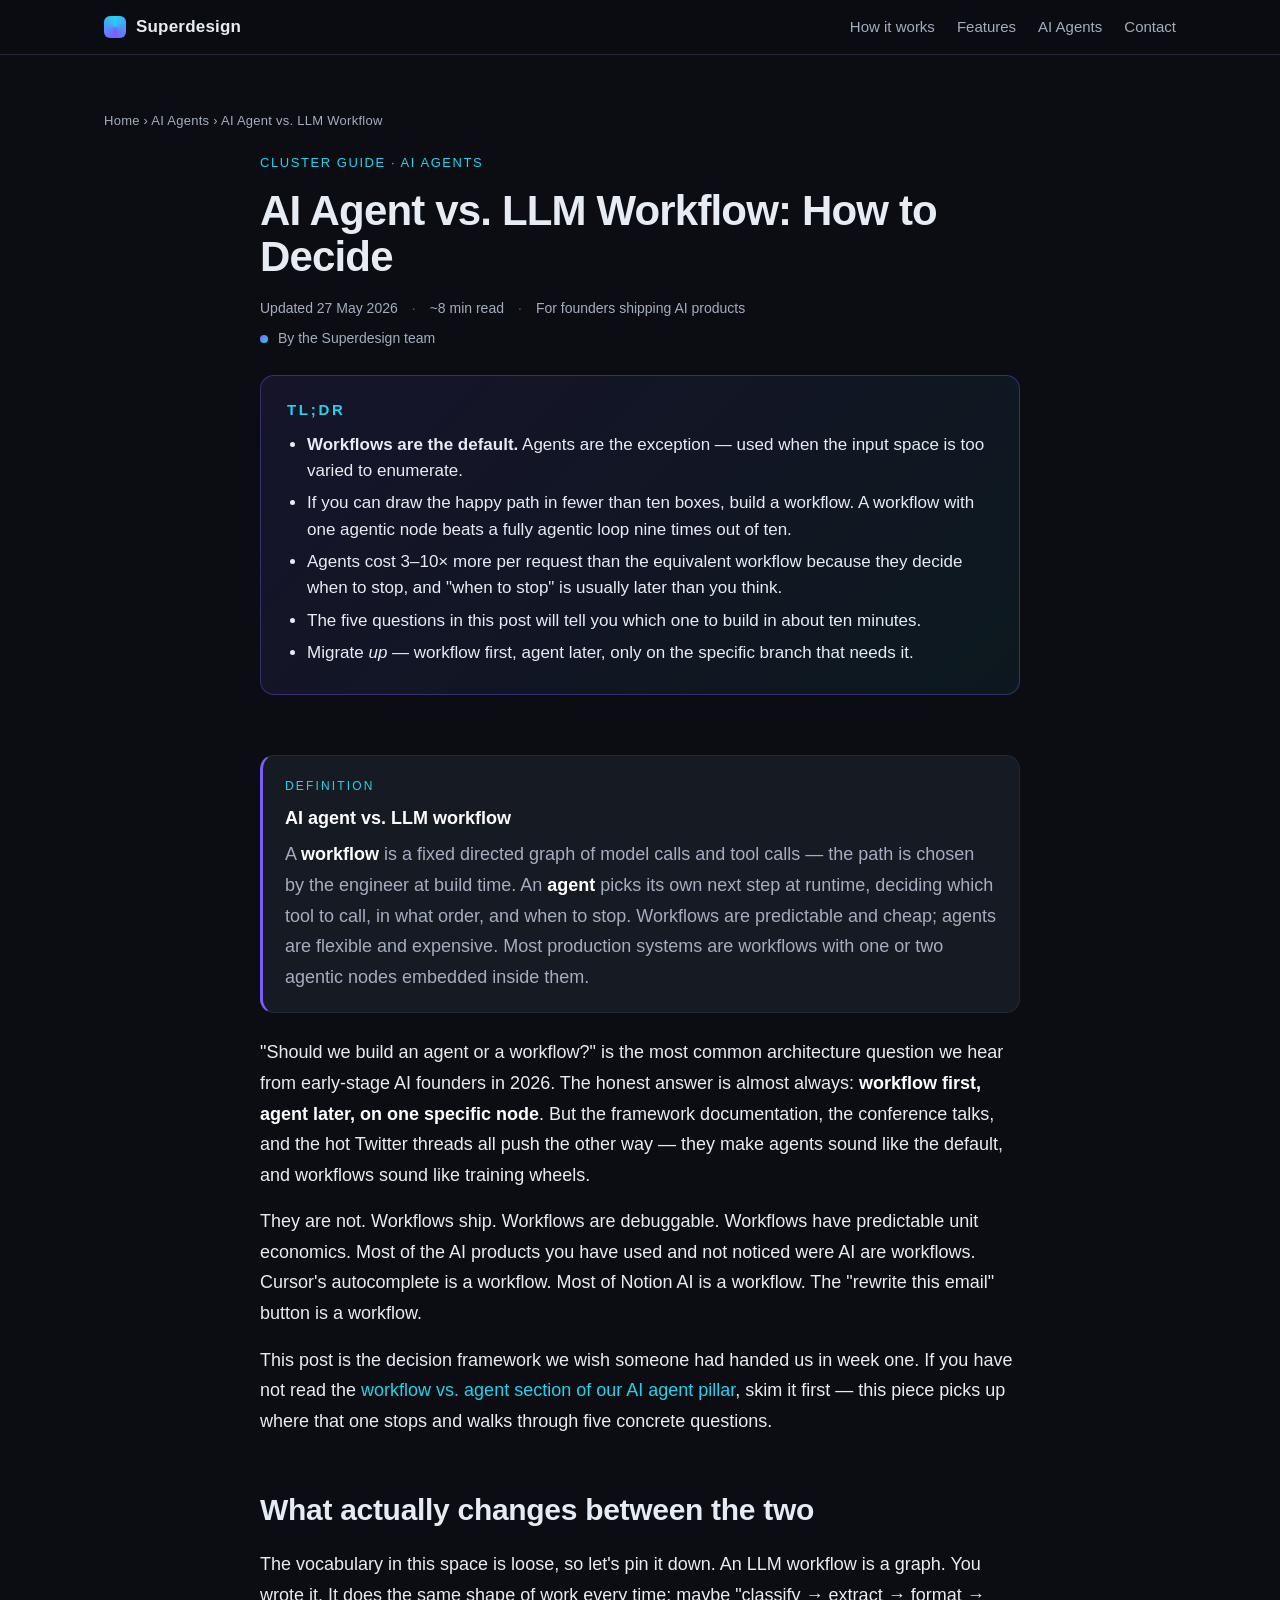
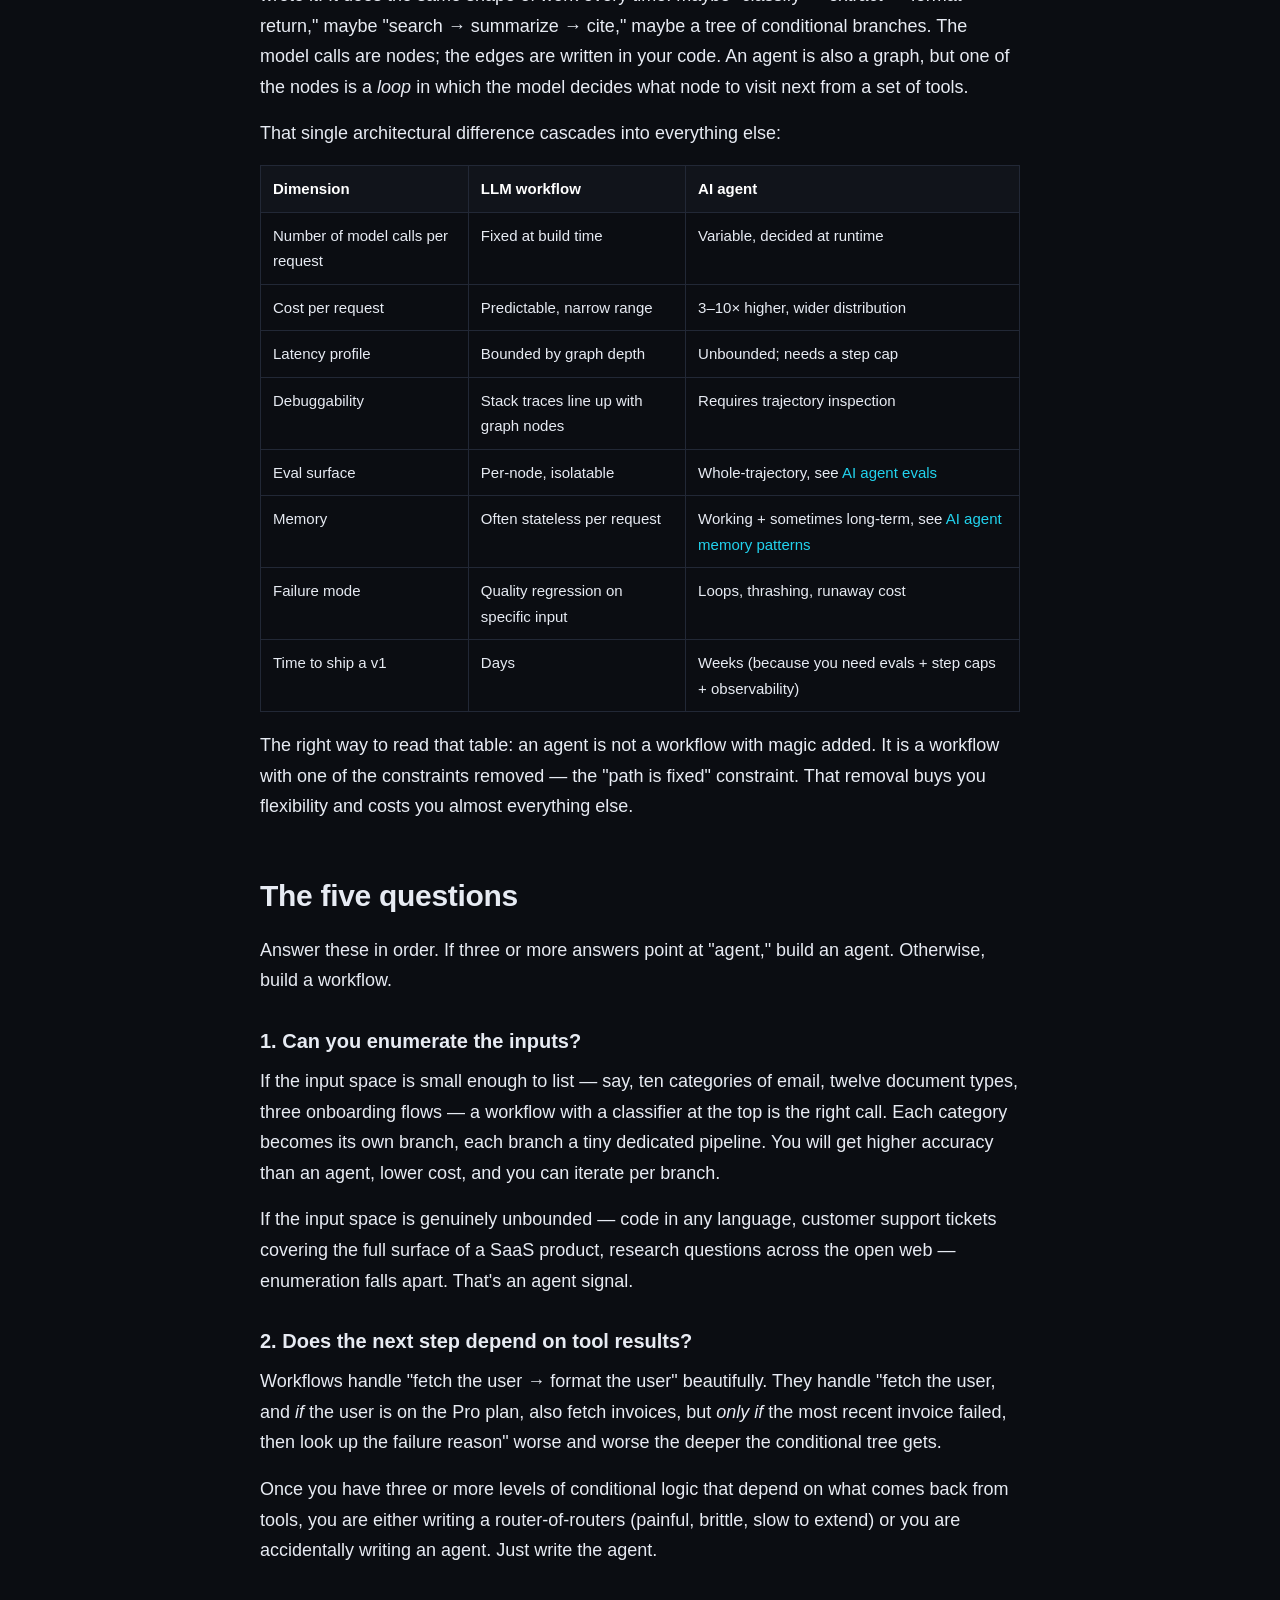
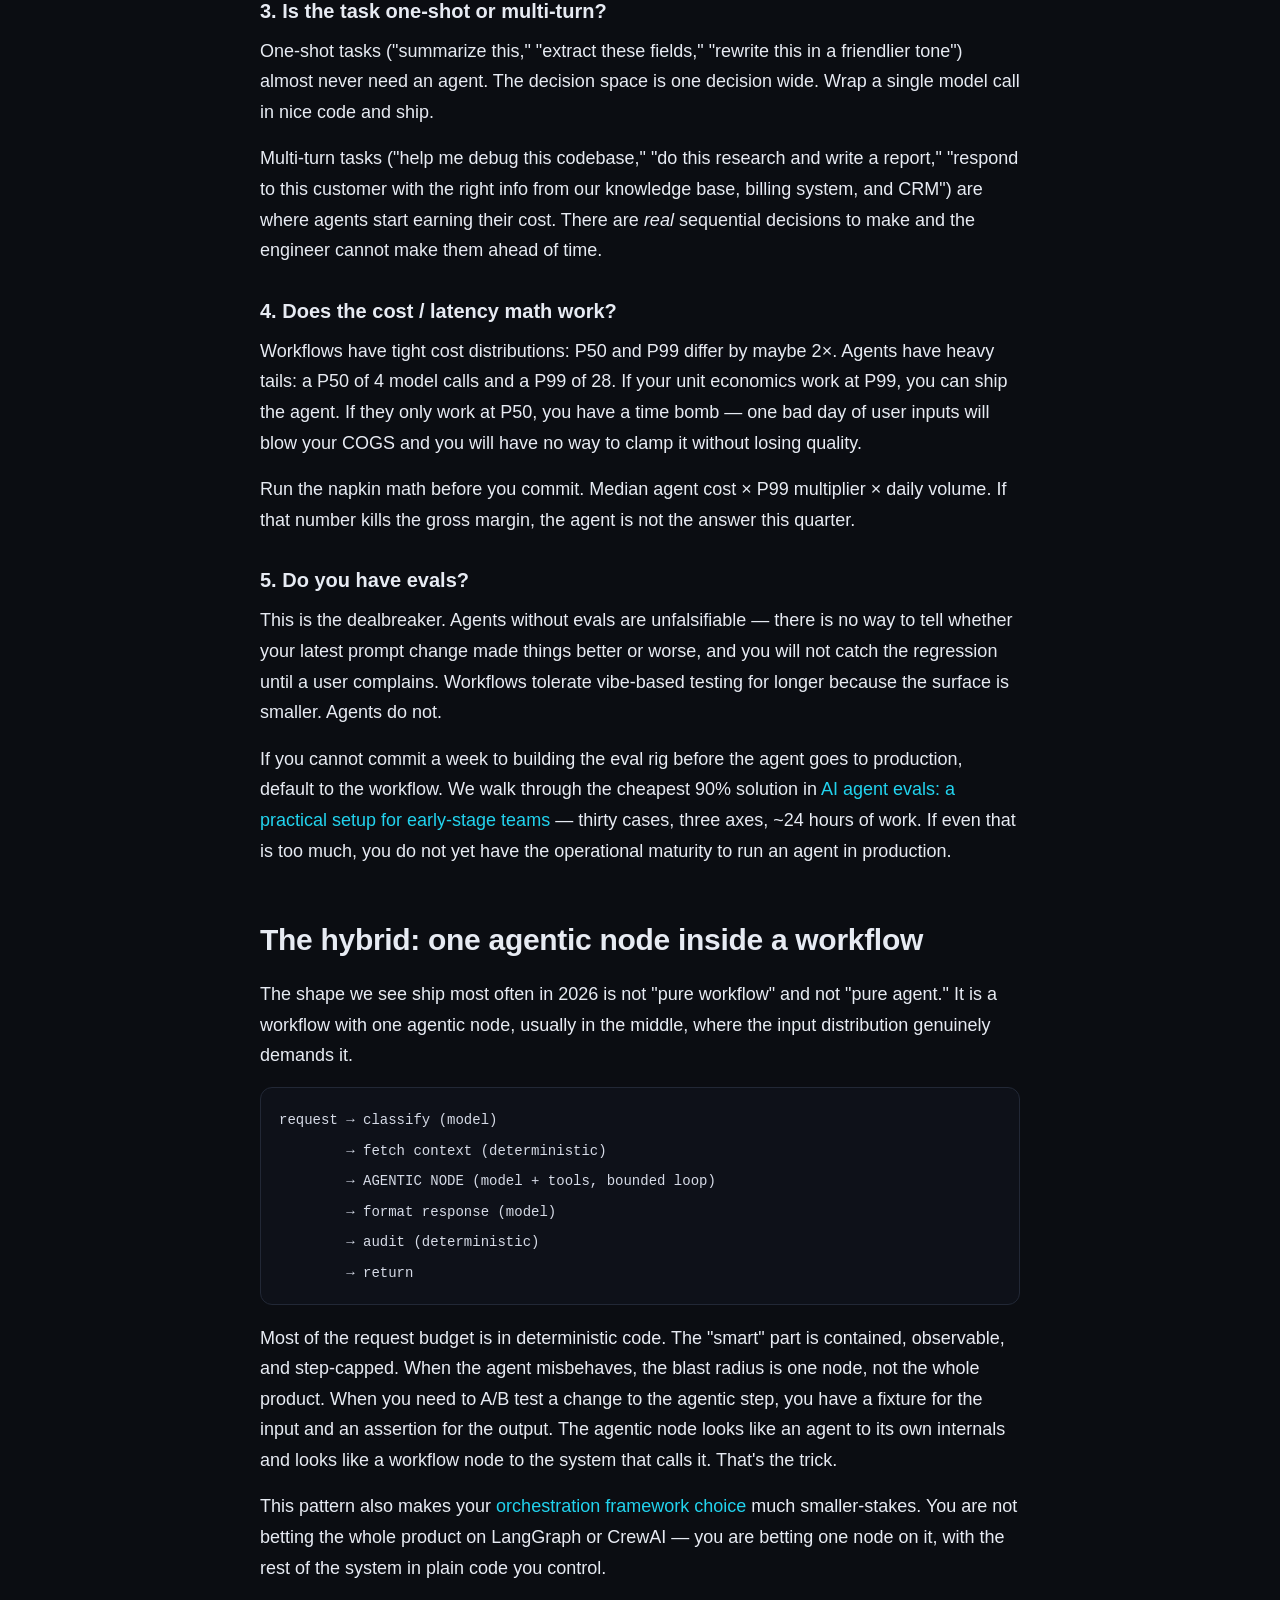
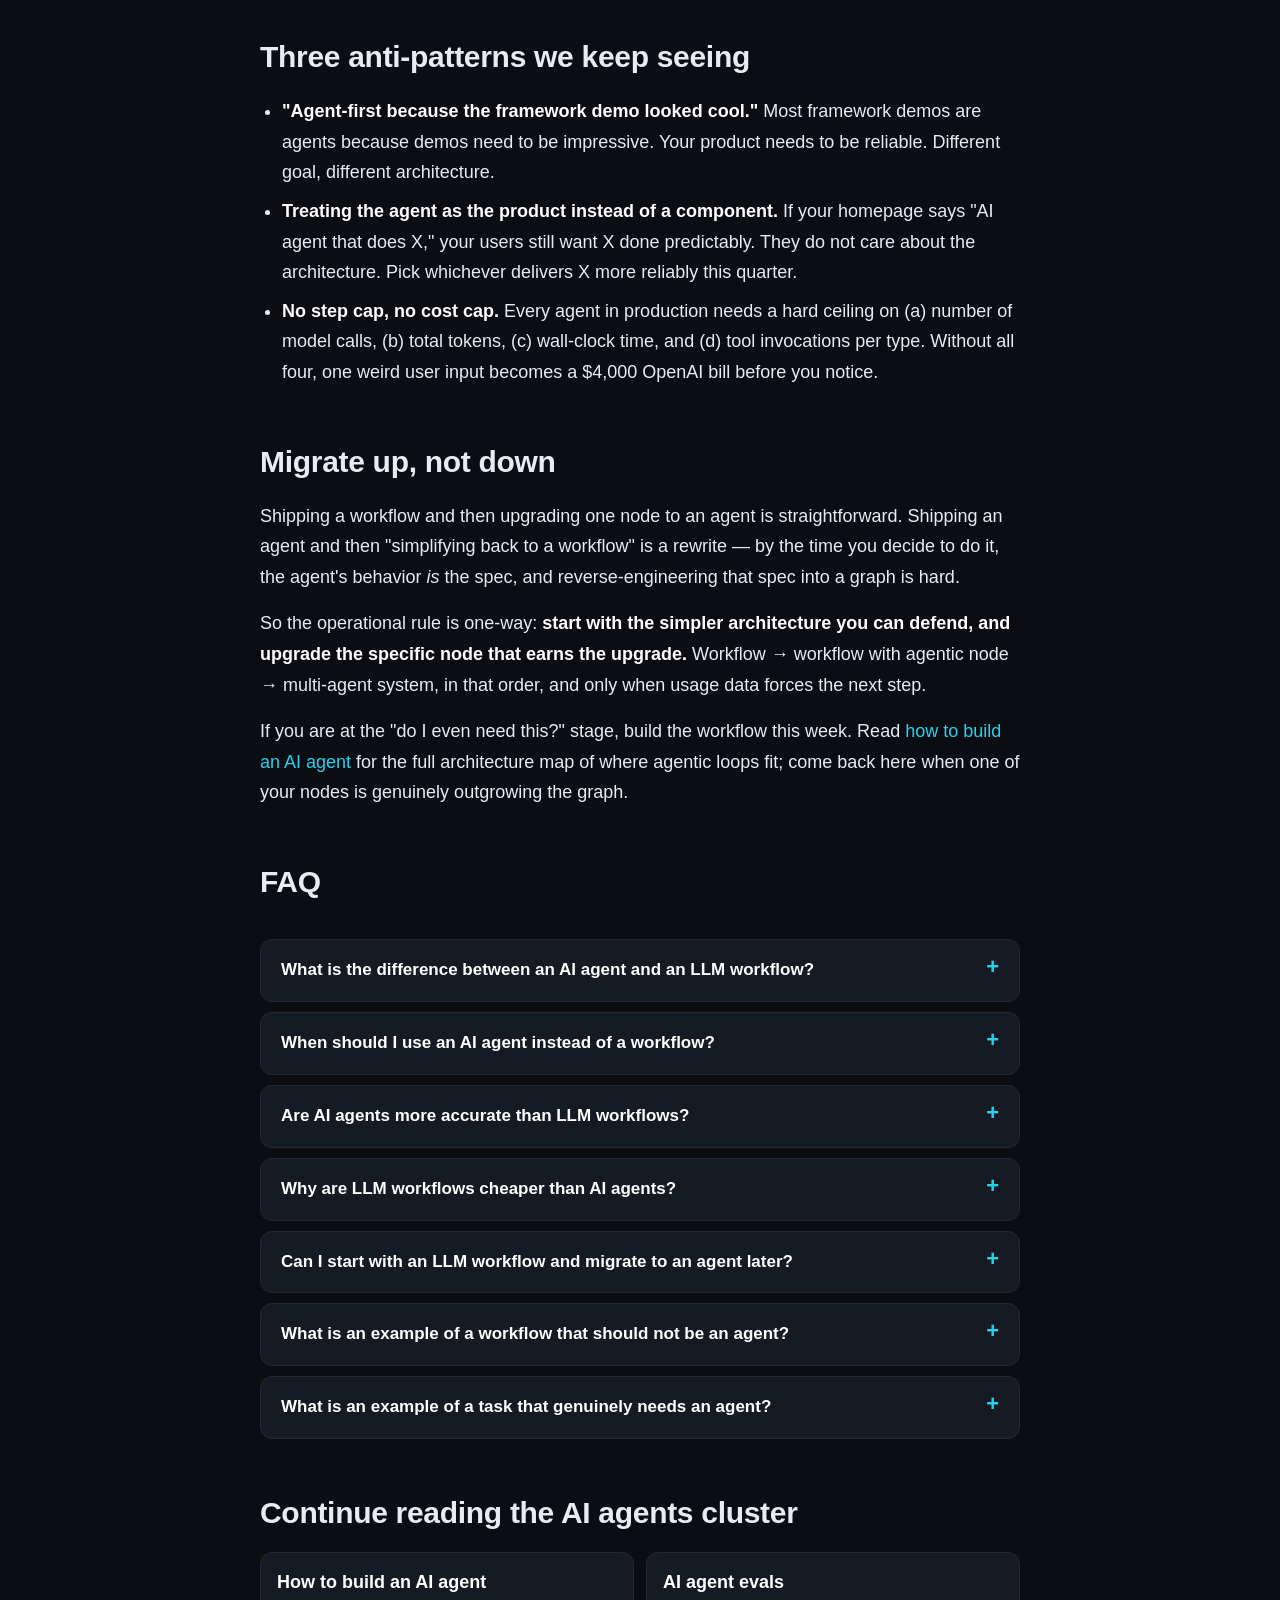
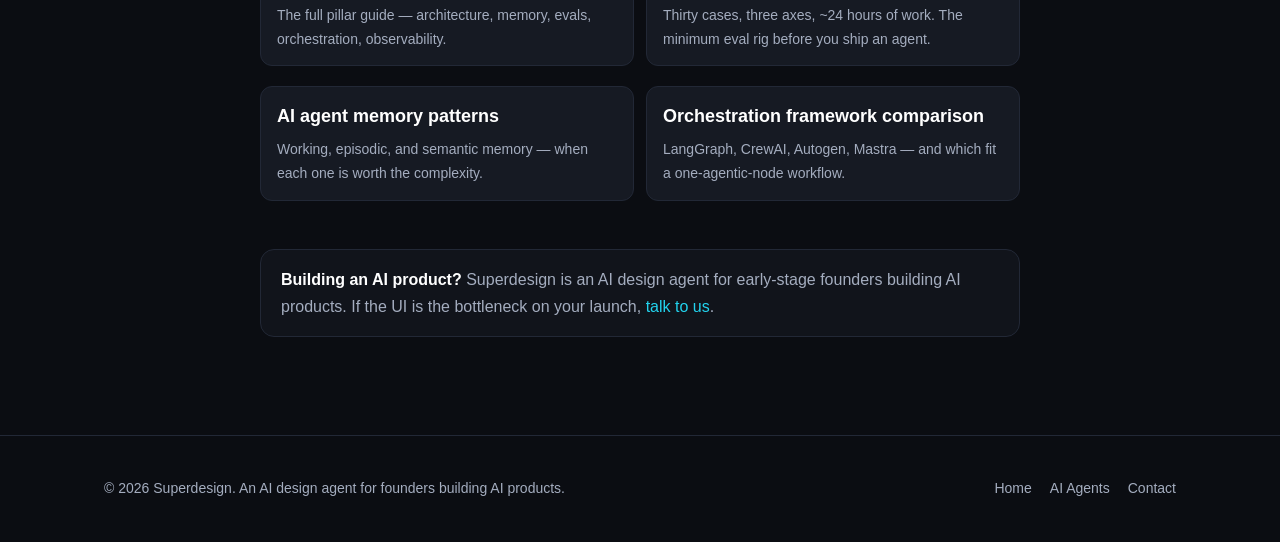
<file: ai-agent-vs-llm-workflow/index.html>
<!doctype html>
<html lang="en">
<head>
<meta charset="utf-8">
<meta name="viewport" content="width=device-width,initial-scale=1">
<title>AI Agent vs. LLM Workflow: How to Decide (2026)</title>
<meta name="description" content="A decision framework for choosing between an AI agent and a fixed LLM workflow. Five questions that tell you which one to build — and why most teams pick the wrong one first.">
<link rel="canonical" href="https://jayzeedesign.github.io/superdesign-site/ai-agent-vs-llm-workflow/">
<meta name="theme-color" content="#0b0d12">
<meta name="robots" content="index,follow,max-image-preview:large">

<!-- Search engine verification (SUP-10). -->
<!-- <meta name="google-site-verification" content="REPLACE_WITH_GSC_TOKEN"> -->
<!-- <meta name="msvalidate.01" content="REPLACE_WITH_BING_WMT_TOKEN"> -->
<meta name="indexnow" content="5bdc3cf653e9a956f932ad416367e882">

<meta property="og:type" content="article">
<meta property="og:title" content="AI Agent vs. LLM Workflow: How to Decide">
<meta property="og:description" content="A five-question decision framework. If the answers point at a workflow, build the workflow. Agents are not the default.">
<meta property="og:url" content="https://jayzeedesign.github.io/superdesign-site/ai-agent-vs-llm-workflow/">
<meta property="og:site_name" content="Superdesign">
<meta property="og:image" content="https://jayzeedesign.github.io/superdesign-site/og.svg">
<meta property="og:image:width" content="1200">
<meta property="og:image:height" content="630">
<meta property="og:image:alt" content="AI agent vs LLM workflow — Superdesign cluster guide">
<meta property="article:published_time" content="2026-05-27">
<meta property="article:modified_time" content="2026-05-27">
<meta property="article:section" content="AI Agents">
<meta property="article:tag" content="AI agents">
<meta property="article:tag" content="LLM workflows">
<meta property="article:tag" content="AI engineering">

<meta name="twitter:card" content="summary_large_image">
<meta name="twitter:title" content="AI Agent vs. LLM Workflow: How to Decide">
<meta name="twitter:description" content="Five questions, one decision. Agents are not the default — and most teams pick wrong first.">
<meta name="twitter:image" content="https://jayzeedesign.github.io/superdesign-site/og.svg">

<link rel="icon" type="image/svg+xml" href="../favicon.svg">
<link rel="preload" as="style" href="../styles.css">
<link rel="stylesheet" href="../styles.css">

<script type="application/ld+json">
{
  "@context": "https://schema.org",
  "@type": "Article",
  "headline": "AI Agent vs. LLM Workflow: How to Decide (2026)",
  "description": "A founder-grade decision framework for choosing between an AI agent and a fixed LLM workflow. Five questions, one answer.",
  "datePublished": "2026-05-27",
  "dateModified": "2026-05-27",
  "inLanguage": "en",
  "url": "https://jayzeedesign.github.io/superdesign-site/ai-agent-vs-llm-workflow/",
  "mainEntityOfPage": "https://jayzeedesign.github.io/superdesign-site/ai-agent-vs-llm-workflow/",
  "image": "https://jayzeedesign.github.io/superdesign-site/og.svg",
  "audience": {
    "@type": "Audience",
    "audienceType": "Early-stage founders building AI products"
  },
  "author": {
    "@type": "Organization",
    "name": "Superdesign",
    "url": "https://jayzeedesign.github.io/superdesign-site/"
  },
  "publisher": {
    "@type": "Organization",
    "name": "Superdesign",
    "url": "https://jayzeedesign.github.io/superdesign-site/"
  },
  "about": [
    {"@type": "Thing", "name": "AI agents"},
    {"@type": "Thing", "name": "LLM workflows"},
    {"@type": "Thing", "name": "AI architecture decisions"}
  ],
  "isPartOf": {
    "@type": "CreativeWork",
    "name": "How to Build an AI Agent",
    "url": "https://jayzeedesign.github.io/superdesign-site/ai-agents/"
  },
  "speakable": {
    "@type": "SpeakableSpecification",
    "cssSelector": [".tldr", ".definition", ".faq"]
  }
}
</script>

<script type="application/ld+json">
{
  "@context": "https://schema.org",
  "@type": "FAQPage",
  "mainEntity": [
    {
      "@type": "Question",
      "name": "What is the difference between an AI agent and an LLM workflow?",
      "acceptedAnswer": {
        "@type": "Answer",
        "text": "An LLM workflow is a fixed graph of model calls and tools — the path is decided at build time. An AI agent decides its own next step at runtime: it picks which tool to call, in what order, and when to stop. Workflows are predictable and cheap; agents are flexible and expensive. Most production systems are workflows with one or two agentic loops embedded inside them."
      }
    },
    {
      "@type": "Question",
      "name": "When should I use an AI agent instead of a workflow?",
      "acceptedAnswer": {
        "@type": "Answer",
        "text": "Use an agent when the input space is too varied to enumerate, when the right action depends on tool results you only see at runtime, or when you need genuine multi-step reasoning over an unknown surface. If you can draw the happy-path flowchart in fewer than ten boxes, a workflow is almost always the right call."
      }
    },
    {
      "@type": "Question",
      "name": "Are AI agents more accurate than LLM workflows?",
      "acceptedAnswer": {
        "@type": "Answer",
        "text": "No — they are more flexible, which is different. Workflows are deterministic in structure and usually more accurate within their scope. Agents win when the scope is unbounded and a workflow cannot cover the input space without exploding into hundreds of branches."
      }
    },
    {
      "@type": "Question",
      "name": "Why are LLM workflows cheaper than AI agents?",
      "acceptedAnswer": {
        "@type": "Answer",
        "text": "Workflows make a fixed number of model calls per request. Agents make a variable number because they decide when to stop, and that number is almost always higher than you expect. A workflow that needs three model calls becomes an agent that needs six to twelve on the same input. At scale, that delta is the entire P&L of the product."
      }
    },
    {
      "@type": "Question",
      "name": "Can I start with an LLM workflow and migrate to an agent later?",
      "acceptedAnswer": {
        "@type": "Answer",
        "text": "Yes, and this is the path we recommend. Ship the workflow, learn the input distribution from real users, then identify the specific branch that genuinely needs runtime decision-making and turn that one node into an agent. You almost never need a fully agentic top-level loop on day one."
      }
    }
  ]
}
</script>

<script type="application/ld+json">
{
  "@context": "https://schema.org",
  "@type": "BreadcrumbList",
  "itemListElement": [
    {"@type": "ListItem", "position": 1, "name": "Home", "item": "https://jayzeedesign.github.io/superdesign-site/"},
    {"@type": "ListItem", "position": 2, "name": "AI Agents", "item": "https://jayzeedesign.github.io/superdesign-site/ai-agents/"},
    {"@type": "ListItem", "position": 3, "name": "AI Agent vs. LLM Workflow", "item": "https://jayzeedesign.github.io/superdesign-site/ai-agent-vs-llm-workflow/"}
  ]
}
</script>

<style>
  .article-wrap{padding:56px 0 24px}
  .breadcrumb{font-size:13px;color:var(--text-dim);margin:0 0 18px;letter-spacing:.02em}
  .breadcrumb a{color:var(--text-dim)}
  .breadcrumb a:hover{color:var(--text);text-decoration:none}
  .article-header{max-width:760px;margin:0 auto}
  .article-header h1{font-size:clamp(30px,4vw,42px);line-height:1.1;margin:0 0 18px}
  .article-meta{display:flex;flex-wrap:wrap;gap:14px;color:var(--text-dim);font-size:14px;margin:0 0 8px}
  .article-meta .dot{opacity:.5}
  .prose{max-width:760px;margin:0 auto;padding:8px 0 56px;font-size:18px;line-height:1.7}
  .prose h2{font-size:clamp(24px,3vw,30px);margin:48px 0 14px;letter-spacing:-.01em}
  .prose h3{font-size:20px;margin:28px 0 8px}
  .prose p{color:var(--text);margin:0 0 16px}
  .prose ul,.prose ol{color:var(--text);padding-left:22px;margin:0 0 18px}
  .prose li{margin:0 0 8px}
  .prose code{background:#161a23;border:1px solid var(--border);padding:1px 6px;border-radius:6px;font-size:14px;color:#d6dbe7}
  .prose pre{background:#0e1119;border:1px solid var(--border);padding:16px 18px;border-radius:12px;overflow-x:auto;margin:0 0 18px}
  .prose pre code{background:none;border:0;padding:0}
  .prose strong{color:#fff}
  .prose table{width:100%;border-collapse:collapse;margin:0 0 18px;font-size:15px}
  .prose th,.prose td{border:1px solid var(--border);padding:10px 12px;text-align:left;vertical-align:top}
  .prose th{background:#11141b;color:#fff;font-weight:600}
  .tldr{
    background:linear-gradient(135deg,rgba(124,92,255,.10),rgba(34,211,238,.06));
    border:1px solid rgba(124,92,255,.35);
    border-radius:var(--radius);
    padding:22px 26px;margin:18px 0 28px;
  }
  .tldr h2{margin:0 0 10px;font-size:15px;letter-spacing:.18em;text-transform:uppercase;color:var(--accent-2)}
  .tldr ul{margin:0;padding-left:20px}
  .tldr li{color:var(--text);margin:6px 0}
  .definition{
    background:var(--surface);
    border:1px solid var(--border);
    border-left:3px solid var(--accent);
    border-radius:var(--radius);
    padding:20px 22px;margin:24px 0;
  }
  .definition .label{font-size:12px;letter-spacing:.18em;text-transform:uppercase;color:var(--accent-2);margin:0 0 6px}
  .definition .term{font-weight:700;color:#fff;margin:0 0 6px;font-size:18px}
  .definition p{margin:0;color:var(--text-dim)}
  .callout{
    background:#11141b;border:1px solid var(--border);border-radius:var(--radius);
    padding:16px 20px;margin:18px 0;color:var(--text-dim);font-size:16px;
  }
  .callout strong{color:#fff}
  .faq{margin:32px 0 0}
  .faq h2{margin-bottom:18px}
  .faq details{
    background:var(--surface);border:1px solid var(--border);border-radius:12px;
    padding:16px 20px;margin:0 0 10px;
  }
  .faq details[open]{border-color:rgba(124,92,255,.45)}
  .faq summary{cursor:pointer;font-weight:600;color:#fff;list-style:none;font-size:17px}
  .faq summary::-webkit-details-marker{display:none}
  .faq summary::after{content:"+";float:right;color:var(--accent-2);font-size:22px;line-height:1}
  .faq details[open] summary::after{content:"–"}
  .faq details > p{margin:10px 0 0;color:var(--text-dim);font-size:16px;line-height:1.65}
  .next-reads{margin:48px 0 8px}
  .next-reads h2{margin-bottom:14px}
  .next-reads ul{list-style:none;padding:0;display:grid;grid-template-columns:1fr 1fr;gap:12px}
  .next-reads li{background:var(--surface);border:1px solid var(--border);border-radius:12px;padding:14px 16px}
  .next-reads a{color:#fff;font-weight:600}
  .next-reads p{margin:6px 0 0;color:var(--text-dim);font-size:14px}
  .author-line{display:flex;align-items:center;gap:10px;color:var(--text-dim);font-size:14px;margin:0 0 26px}
  .author-dot{width:8px;height:8px;border-radius:50%;background:linear-gradient(135deg,var(--accent),var(--accent-2));display:inline-block}
  @media (max-width:860px){
    .article-wrap{padding:32px 0 16px}
    .prose{font-size:17px}
    .next-reads ul{grid-template-columns:1fr}
  }
</style>
</head>
<body>
<a class="skip" href="#main">Skip to content</a>

<header class="site-header">
  <div class="container nav">
    <a class="brand" href="../" aria-label="Superdesign home">
      <span class="brand-mark" aria-hidden="true"></span>
      <span class="brand-name">Superdesign</span>
    </a>
    <nav aria-label="Primary">
      <ul class="nav-list">
        <li><a href="../#how">How it works</a></li>
        <li><a href="../#features">Features</a></li>
        <li><a href="../ai-agents/">AI Agents</a></li>
        <li><a href="../#contact">Contact</a></li>
      </ul>
    </nav>
  </div>
</header>

<main id="main">
  <article class="article-wrap">
    <div class="container">
      <nav class="breadcrumb" aria-label="Breadcrumb">
        <a href="../">Home</a> &rsaquo; <a href="../ai-agents/">AI Agents</a> &rsaquo; <span>AI Agent vs. LLM Workflow</span>
      </nav>

      <header class="article-header">
        <p class="eyebrow">Cluster guide · AI agents</p>
        <h1>AI Agent vs. LLM Workflow: How to Decide</h1>
        <p class="article-meta">
          <span>Updated 27 May 2026</span><span class="dot">·</span>
          <span>~8 min read</span><span class="dot">·</span>
          <span>For founders shipping AI products</span>
        </p>
        <p class="author-line"><span class="author-dot" aria-hidden="true"></span><span>By the Superdesign team</span></p>

        <section class="tldr" aria-label="TL;DR">
          <h2>TL;DR</h2>
          <ul>
            <li><strong>Workflows are the default.</strong> Agents are the exception — used when the input space is too varied to enumerate.</li>
            <li>If you can draw the happy path in fewer than ten boxes, build a workflow. A workflow with one agentic node beats a fully agentic loop nine times out of ten.</li>
            <li>Agents cost 3–10× more per request than the equivalent workflow because they decide when to stop, and "when to stop" is usually later than you think.</li>
            <li>The five questions in this post will tell you which one to build in about ten minutes.</li>
            <li>Migrate <em>up</em> — workflow first, agent later, only on the specific branch that needs it.</li>
          </ul>
        </section>
      </header>

      <div class="prose">

        <section class="definition" aria-label="Definition">
          <p class="label">Definition</p>
          <p class="term">AI agent vs. LLM workflow</p>
          <p>A <strong>workflow</strong> is a fixed directed graph of model calls and tool calls — the path is chosen by the engineer at build time. An <strong>agent</strong> picks its own next step at runtime, deciding which tool to call, in what order, and when to stop. Workflows are predictable and cheap; agents are flexible and expensive. Most production systems are workflows with one or two agentic nodes embedded inside them.</p>
        </section>

        <p>"Should we build an agent or a workflow?" is the most common architecture question we hear from early-stage AI founders in 2026. The honest answer is almost always: <strong>workflow first, agent later, on one specific node</strong>. But the framework documentation, the conference talks, and the hot Twitter threads all push the other way — they make agents sound like the default, and workflows sound like training wheels.</p>

        <p>They are not. Workflows ship. Workflows are debuggable. Workflows have predictable unit economics. Most of the AI products you have used and not noticed were AI are workflows. Cursor's autocomplete is a workflow. Most of Notion AI is a workflow. The "rewrite this email" button is a workflow.</p>

        <p>This post is the decision framework we wish someone had handed us in week one. If you have not read the <a href="../ai-agents/#workflow-vs-agent">workflow vs. agent section of our AI agent pillar</a>, skim it first — this piece picks up where that one stops and walks through five concrete questions.</p>

        <h2 id="what-changes">What actually changes between the two</h2>

        <p>The vocabulary in this space is loose, so let's pin it down. An LLM workflow is a graph. You wrote it. It does the same shape of work every time: maybe "classify → extract → format → return," maybe "search → summarize → cite," maybe a tree of conditional branches. The model calls are nodes; the edges are written in your code. An agent is also a graph, but one of the nodes is a <em>loop</em> in which the model decides what node to visit next from a set of tools.</p>

        <p>That single architectural difference cascades into everything else:</p>

        <table>
          <thead>
            <tr><th>Dimension</th><th>LLM workflow</th><th>AI agent</th></tr>
          </thead>
          <tbody>
            <tr><td>Number of model calls per request</td><td>Fixed at build time</td><td>Variable, decided at runtime</td></tr>
            <tr><td>Cost per request</td><td>Predictable, narrow range</td><td>3–10× higher, wider distribution</td></tr>
            <tr><td>Latency profile</td><td>Bounded by graph depth</td><td>Unbounded; needs a step cap</td></tr>
            <tr><td>Debuggability</td><td>Stack traces line up with graph nodes</td><td>Requires trajectory inspection</td></tr>
            <tr><td>Eval surface</td><td>Per-node, isolatable</td><td>Whole-trajectory, see <a href="../ai-agent-evals/">AI agent evals</a></td></tr>
            <tr><td>Memory</td><td>Often stateless per request</td><td>Working + sometimes long-term, see <a href="../ai-agent-memory-patterns/">AI agent memory patterns</a></td></tr>
            <tr><td>Failure mode</td><td>Quality regression on specific input</td><td>Loops, thrashing, runaway cost</td></tr>
            <tr><td>Time to ship a v1</td><td>Days</td><td>Weeks (because you need evals + step caps + observability)</td></tr>
          </tbody>
        </table>

        <p>The right way to read that table: an agent is not a workflow with magic added. It is a workflow with one of the constraints removed — the "path is fixed" constraint. That removal buys you flexibility and costs you almost everything else.</p>

        <h2 id="five-questions">The five questions</h2>

        <p>Answer these in order. If three or more answers point at "agent," build an agent. Otherwise, build a workflow.</p>

        <h3>1. Can you enumerate the inputs?</h3>

        <p>If the input space is small enough to list — say, ten categories of email, twelve document types, three onboarding flows — a workflow with a classifier at the top is the right call. Each category becomes its own branch, each branch a tiny dedicated pipeline. You will get higher accuracy than an agent, lower cost, and you can iterate per branch.</p>

        <p>If the input space is genuinely unbounded — code in any language, customer support tickets covering the full surface of a SaaS product, research questions across the open web — enumeration falls apart. That's an agent signal.</p>

        <h3>2. Does the next step depend on tool results?</h3>

        <p>Workflows handle "fetch the user → format the user" beautifully. They handle "fetch the user, and <em>if</em> the user is on the Pro plan, also fetch invoices, but <em>only if</em> the most recent invoice failed, then look up the failure reason" worse and worse the deeper the conditional tree gets.</p>

        <p>Once you have three or more levels of conditional logic that depend on what comes back from tools, you are either writing a router-of-routers (painful, brittle, slow to extend) or you are accidentally writing an agent. Just write the agent.</p>

        <h3>3. Is the task one-shot or multi-turn?</h3>

        <p>One-shot tasks ("summarize this," "extract these fields," "rewrite this in a friendlier tone") almost never need an agent. The decision space is one decision wide. Wrap a single model call in nice code and ship.</p>

        <p>Multi-turn tasks ("help me debug this codebase," "do this research and write a report," "respond to this customer with the right info from our knowledge base, billing system, and CRM") are where agents start earning their cost. There are <em>real</em> sequential decisions to make and the engineer cannot make them ahead of time.</p>

        <h3>4. Does the cost / latency math work?</h3>

        <p>Workflows have tight cost distributions: P50 and P99 differ by maybe 2×. Agents have heavy tails: a P50 of 4 model calls and a P99 of 28. If your unit economics work at P99, you can ship the agent. If they only work at P50, you have a time bomb — one bad day of user inputs will blow your COGS and you will have no way to clamp it without losing quality.</p>

        <p>Run the napkin math before you commit. Median agent cost × P99 multiplier × daily volume. If that number kills the gross margin, the agent is not the answer this quarter.</p>

        <h3>5. Do you have evals?</h3>

        <p>This is the dealbreaker. Agents without evals are unfalsifiable — there is no way to tell whether your latest prompt change made things better or worse, and you will not catch the regression until a user complains. Workflows tolerate vibe-based testing for longer because the surface is smaller. Agents do not.</p>

        <p>If you cannot commit a week to building the eval rig before the agent goes to production, default to the workflow. We walk through the cheapest 90% solution in <a href="../ai-agent-evals/">AI agent evals: a practical setup for early-stage teams</a> — thirty cases, three axes, ~24 hours of work. If even that is too much, you do not yet have the operational maturity to run an agent in production.</p>

        <h2 id="hybrid">The hybrid: one agentic node inside a workflow</h2>

        <p>The shape we see ship most often in 2026 is not "pure workflow" and not "pure agent." It is a workflow with one agentic node, usually in the middle, where the input distribution genuinely demands it.</p>

        <pre><code>request → classify (model)
        → fetch context (deterministic)
        → AGENTIC NODE (model + tools, bounded loop)
        → format response (model)
        → audit (deterministic)
        → return</code></pre>

        <p>Most of the request budget is in deterministic code. The "smart" part is contained, observable, and step-capped. When the agent misbehaves, the blast radius is one node, not the whole product. When you need to A/B test a change to the agentic step, you have a fixture for the input and an assertion for the output. The agentic node looks like an agent to its own internals and looks like a workflow node to the system that calls it. That's the trick.</p>

        <p>This pattern also makes your <a href="../ai-agent-orchestration-framework/">orchestration framework choice</a> much smaller-stakes. You are not betting the whole product on LangGraph or CrewAI — you are betting one node on it, with the rest of the system in plain code you control.</p>

        <h2 id="anti-patterns">Three anti-patterns we keep seeing</h2>

        <ul>
          <li><strong>"Agent-first because the framework demo looked cool."</strong> Most framework demos are agents because demos need to be impressive. Your product needs to be reliable. Different goal, different architecture.</li>
          <li><strong>Treating the agent as the product instead of a component.</strong> If your homepage says "AI agent that does X," your users still want X done predictably. They do not care about the architecture. Pick whichever delivers X more reliably this quarter.</li>
          <li><strong>No step cap, no cost cap.</strong> Every agent in production needs a hard ceiling on (a) number of model calls, (b) total tokens, (c) wall-clock time, and (d) tool invocations per type. Without all four, one weird user input becomes a $4,000 OpenAI bill before you notice.</li>
        </ul>

        <h2 id="migrate-up">Migrate up, not down</h2>

        <p>Shipping a workflow and then upgrading one node to an agent is straightforward. Shipping an agent and then "simplifying back to a workflow" is a rewrite — by the time you decide to do it, the agent's behavior <em>is</em> the spec, and reverse-engineering that spec into a graph is hard.</p>

        <p>So the operational rule is one-way: <strong>start with the simpler architecture you can defend, and upgrade the specific node that earns the upgrade.</strong> Workflow → workflow with agentic node → multi-agent system, in that order, and only when usage data forces the next step.</p>

        <p>If you are at the "do I even need this?" stage, build the workflow this week. Read <a href="../ai-agents/">how to build an AI agent</a> for the full architecture map of where agentic loops fit; come back here when one of your nodes is genuinely outgrowing the graph.</p>

        <h2 id="faq">FAQ</h2>

        <section class="faq" aria-label="Frequently asked questions">

          <details>
            <summary>What is the difference between an AI agent and an LLM workflow?</summary>
            <p>A workflow is a fixed graph of model calls and tools — the path is decided at build time. An agent decides its own next step at runtime: it picks which tool to call, in what order, and when to stop. Workflows are predictable and cheap; agents are flexible and expensive.</p>
          </details>

          <details>
            <summary>When should I use an AI agent instead of a workflow?</summary>
            <p>When the input space is too varied to enumerate, when the right action depends on tool results you only see at runtime, or when you need multi-step reasoning over an unknown surface. If you can draw the happy-path flowchart in under ten boxes, a workflow is almost always the right call.</p>
          </details>

          <details>
            <summary>Are AI agents more accurate than LLM workflows?</summary>
            <p>No — they are more flexible. Workflows are deterministic in structure and usually more accurate within their scope. Agents win when the scope is unbounded and a workflow would explode into hundreds of branches to cover the input space.</p>
          </details>

          <details>
            <summary>Why are LLM workflows cheaper than AI agents?</summary>
            <p>Workflows make a fixed number of model calls per request. Agents make a variable number because they decide when to stop, and that number is almost always higher than you expect. A workflow that needs three calls becomes an agent that needs six to twelve on the same input.</p>
          </details>

          <details>
            <summary>Can I start with an LLM workflow and migrate to an agent later?</summary>
            <p>Yes — and this is the path we recommend. Ship the workflow, learn the input distribution from real users, then turn the specific node that genuinely needs runtime decision-making into an agent. You almost never need a fully agentic top-level loop on day one.</p>
          </details>

          <details>
            <summary>What is an example of a workflow that should not be an agent?</summary>
            <p>"Summarize this PDF," "extract these five fields from a contract," "rewrite this email in a friendlier tone," and "classify this support ticket into one of ten categories" are all workflows. They have a fixed shape, a small input space, and no sequential decisions that depend on tool results. Wrapping any of them in an agent loop is pure overhead.</p>
          </details>

          <details>
            <summary>What is an example of a task that genuinely needs an agent?</summary>
            <p>"Investigate this customer's billing problem, looking at their account, their last three invoices, their support history, and the relevant docs, and propose a fix." The path depends on what the tools return, the number of steps is unbounded, and the tool calls have to be chosen at runtime. That is the canonical agent shape.</p>
          </details>

        </section>

        <section class="next-reads" aria-label="Continue reading">
          <h2>Continue reading the AI agents cluster</h2>
          <ul>
            <li><a href="../ai-agents/">How to build an AI agent</a><p>The full pillar guide — architecture, memory, evals, orchestration, observability.</p></li>
            <li><a href="../ai-agent-evals/">AI agent evals</a><p>Thirty cases, three axes, ~24 hours of work. The minimum eval rig before you ship an agent.</p></li>
            <li><a href="../ai-agent-memory-patterns/">AI agent memory patterns</a><p>Working, episodic, and semantic memory — when each one is worth the complexity.</p></li>
            <li><a href="../ai-agent-orchestration-framework/">Orchestration framework comparison</a><p>LangGraph, CrewAI, Autogen, Mastra — and which fit a one-agentic-node workflow.</p></li>
          </ul>
        </section>

        <div class="callout" style="margin-top:40px">
          <strong>Building an AI product?</strong> Superdesign is an AI design agent for early-stage founders building AI products. If the UI is the bottleneck on your launch, <a href="../#contact">talk to us</a>.
        </div>

      </div>
    </div>
  </article>
</main>

<footer class="site-footer">
  <div class="container footer-grid">
    <p>&copy; <span>2026</span> Superdesign. An AI design agent for founders building AI products.</p>
    <ul class="footer-nav">
      <li><a href="../">Home</a></li>
      <li><a href="../ai-agents/">AI Agents</a></li>
      <li><a href="../#contact">Contact</a></li>
    </ul>
  </div>
</footer>
</body>
</html>
</file>
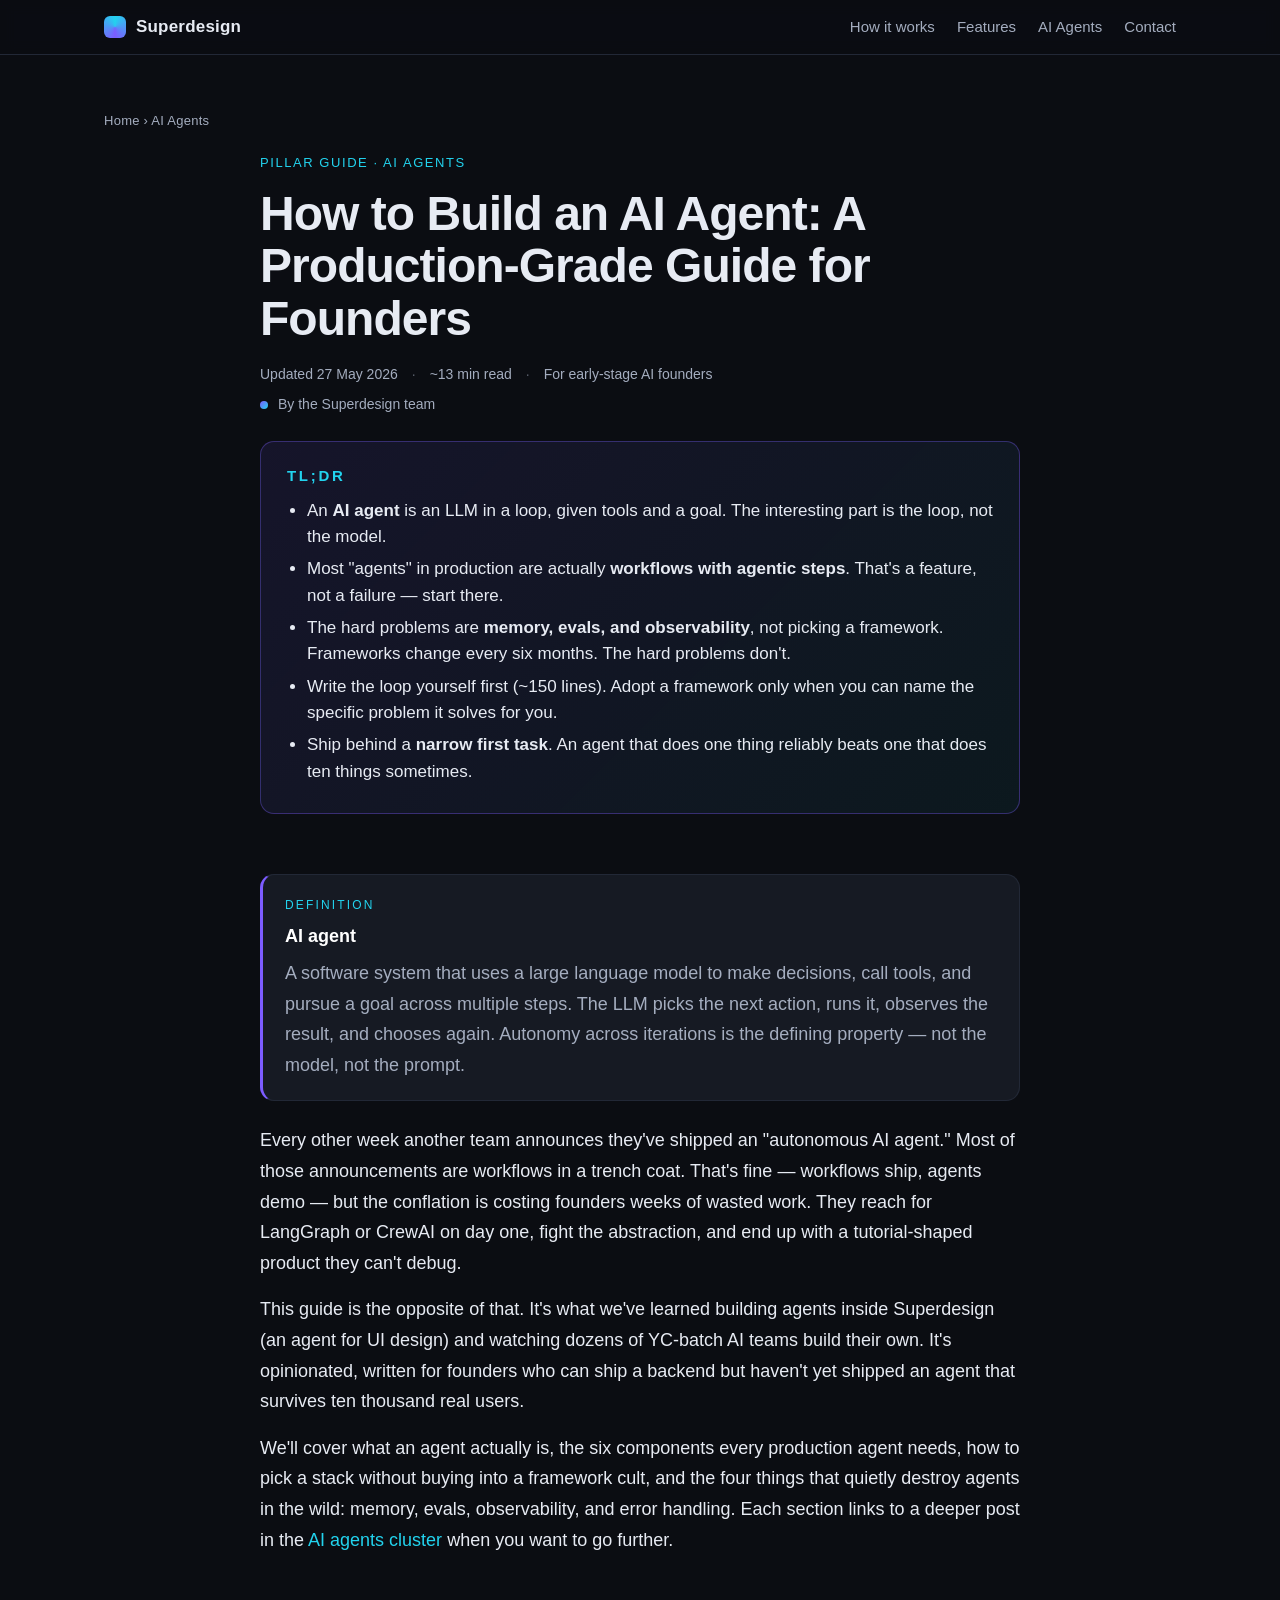
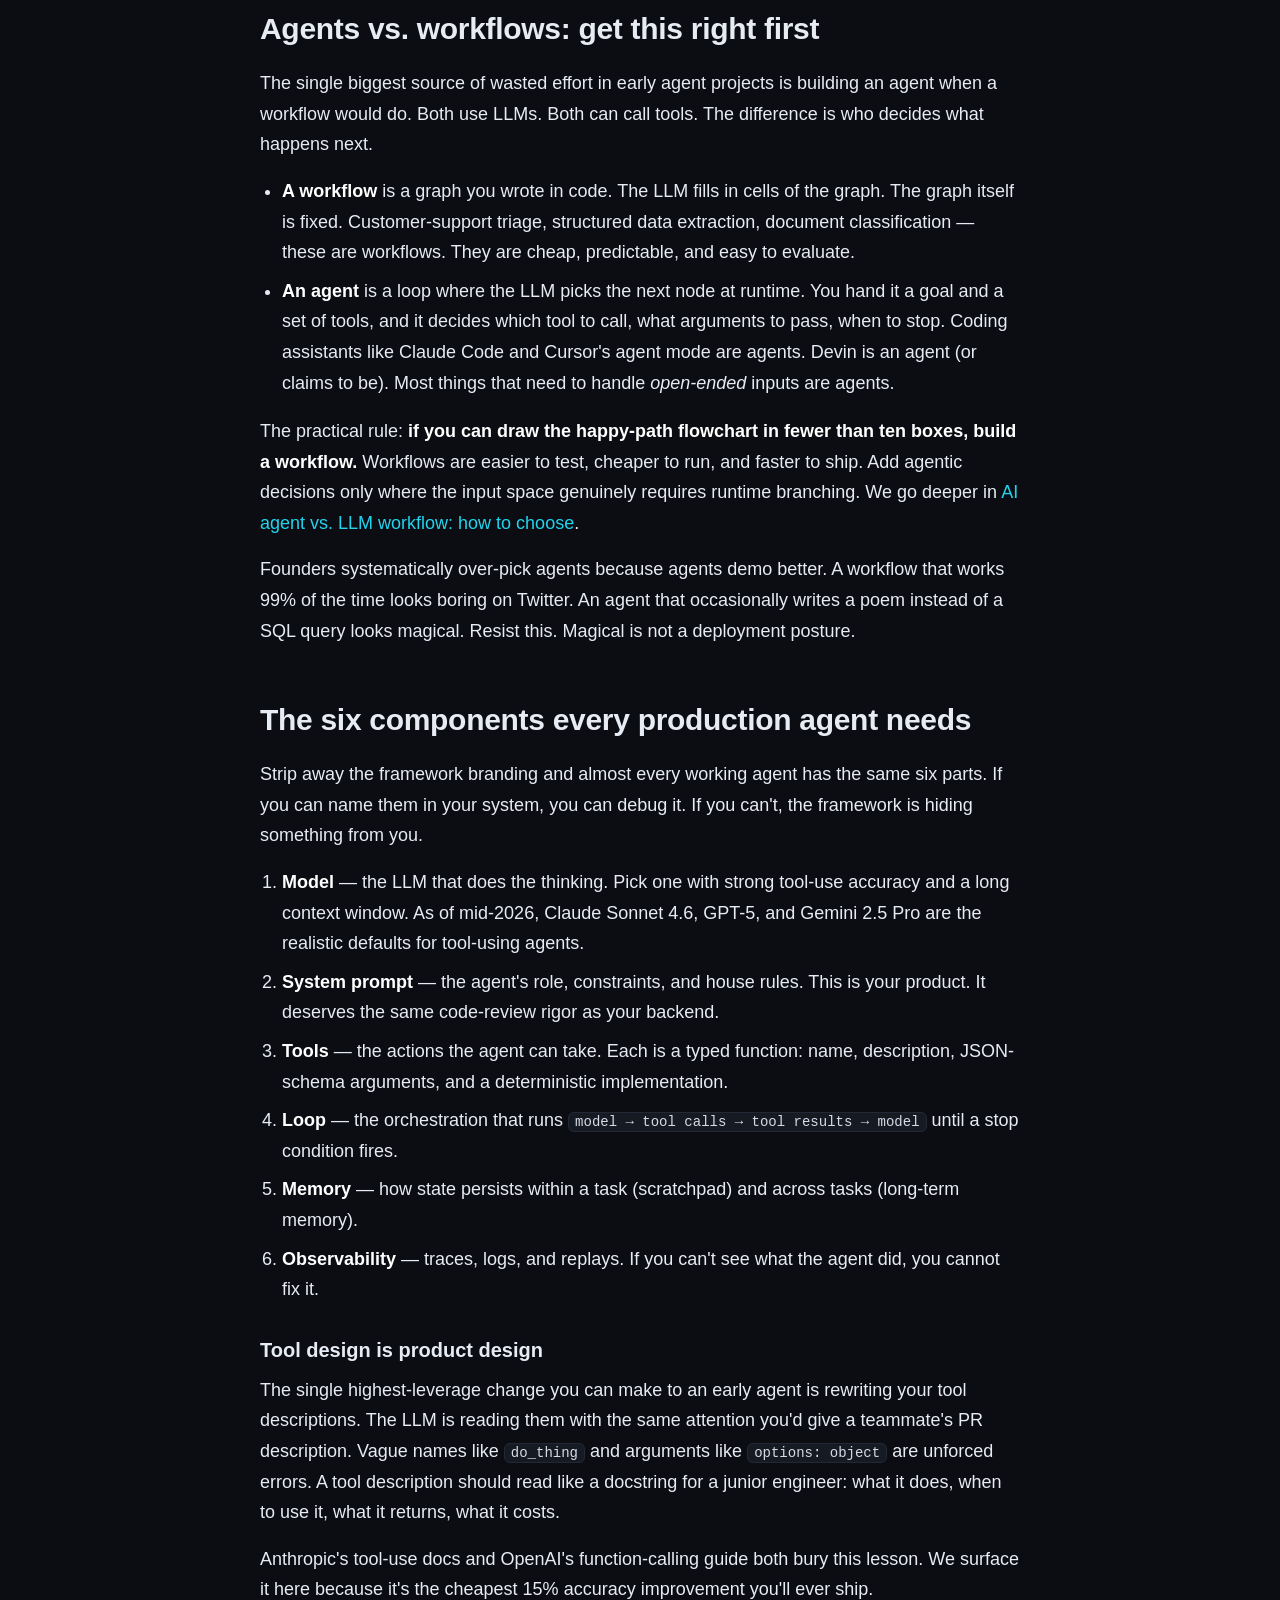
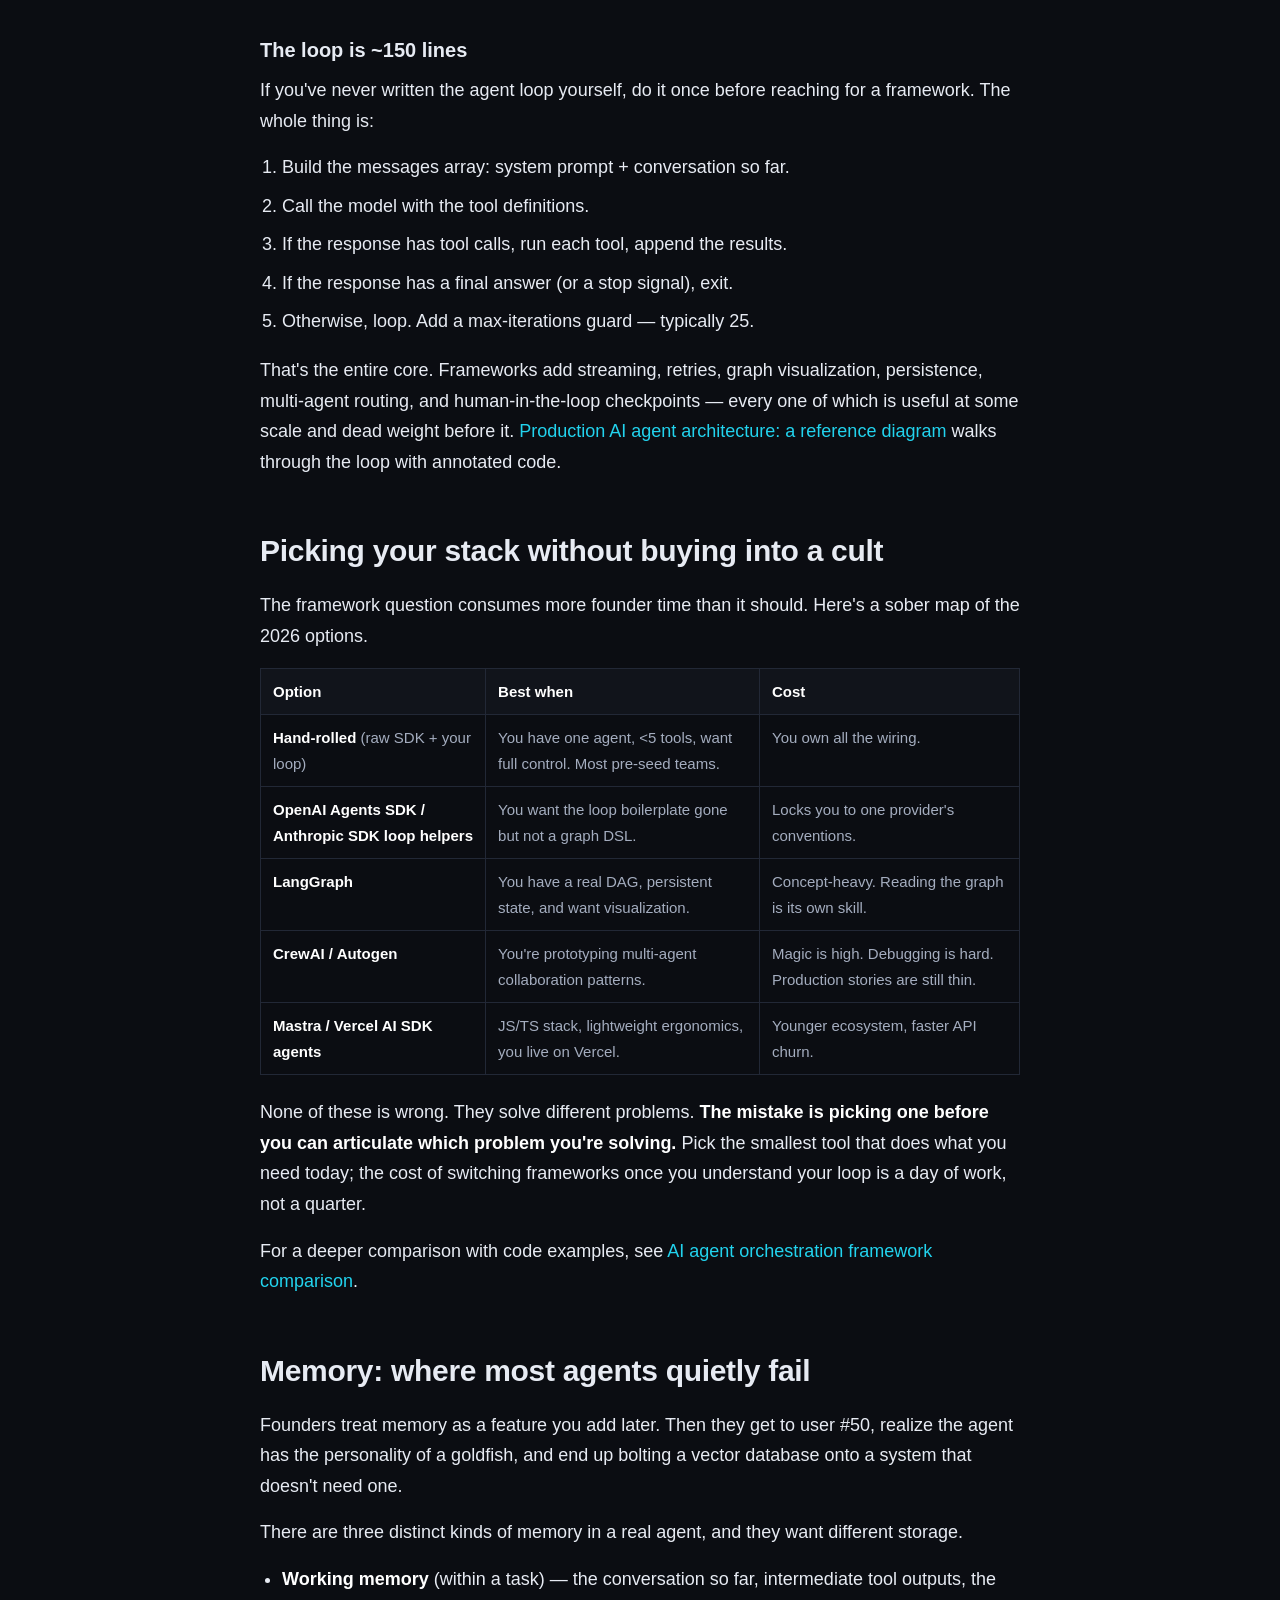
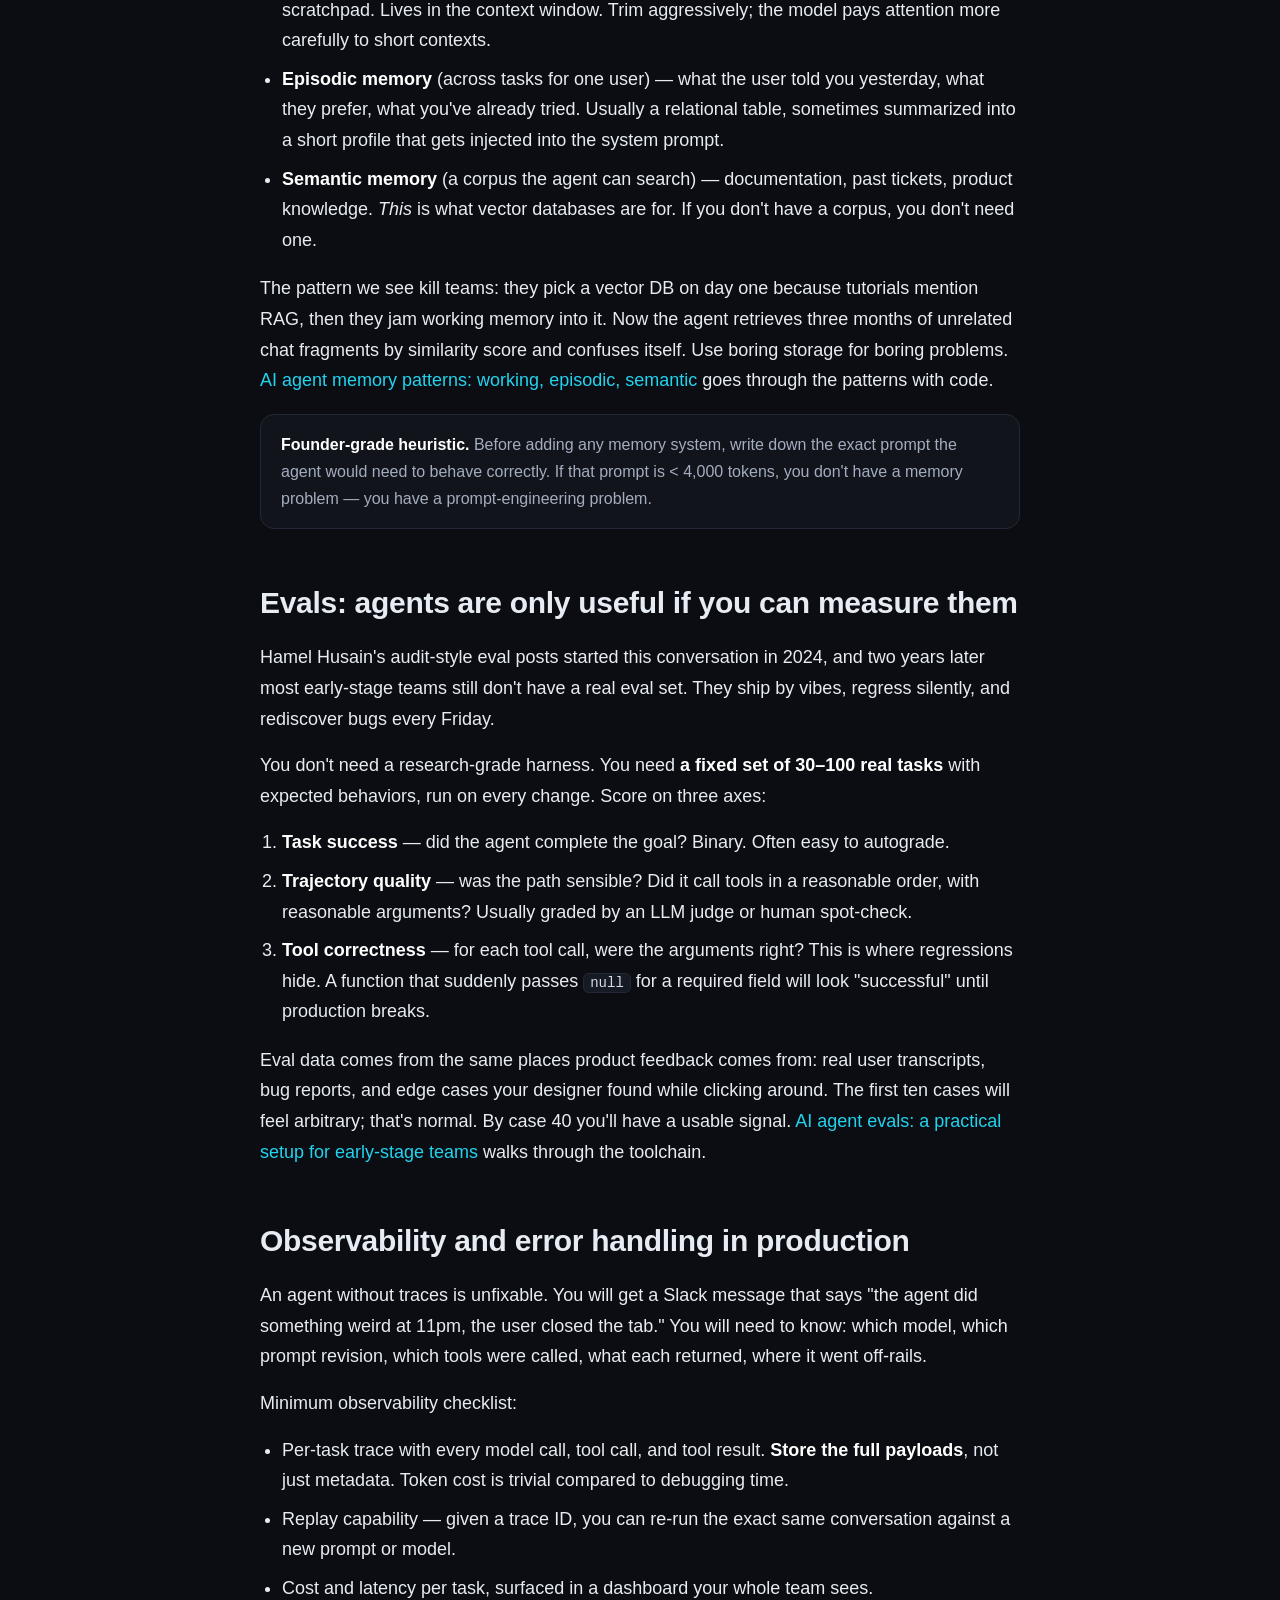
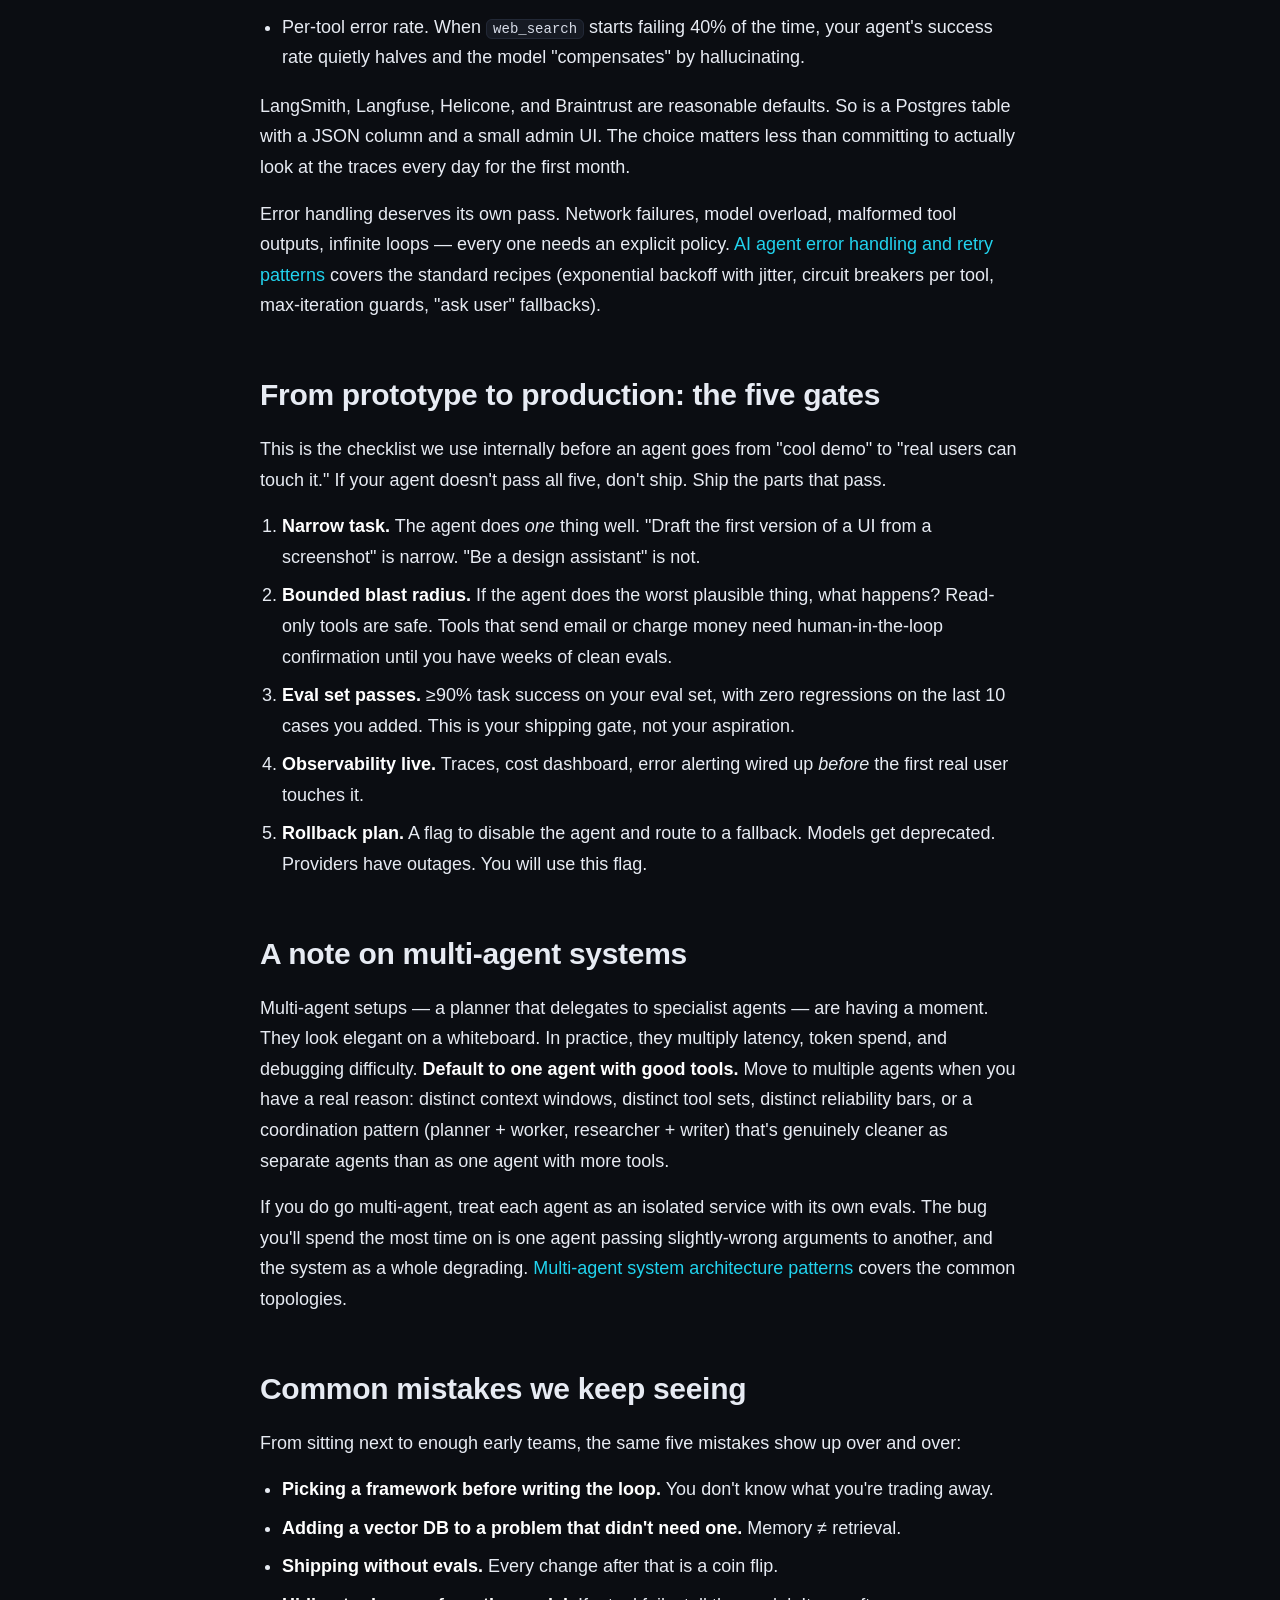
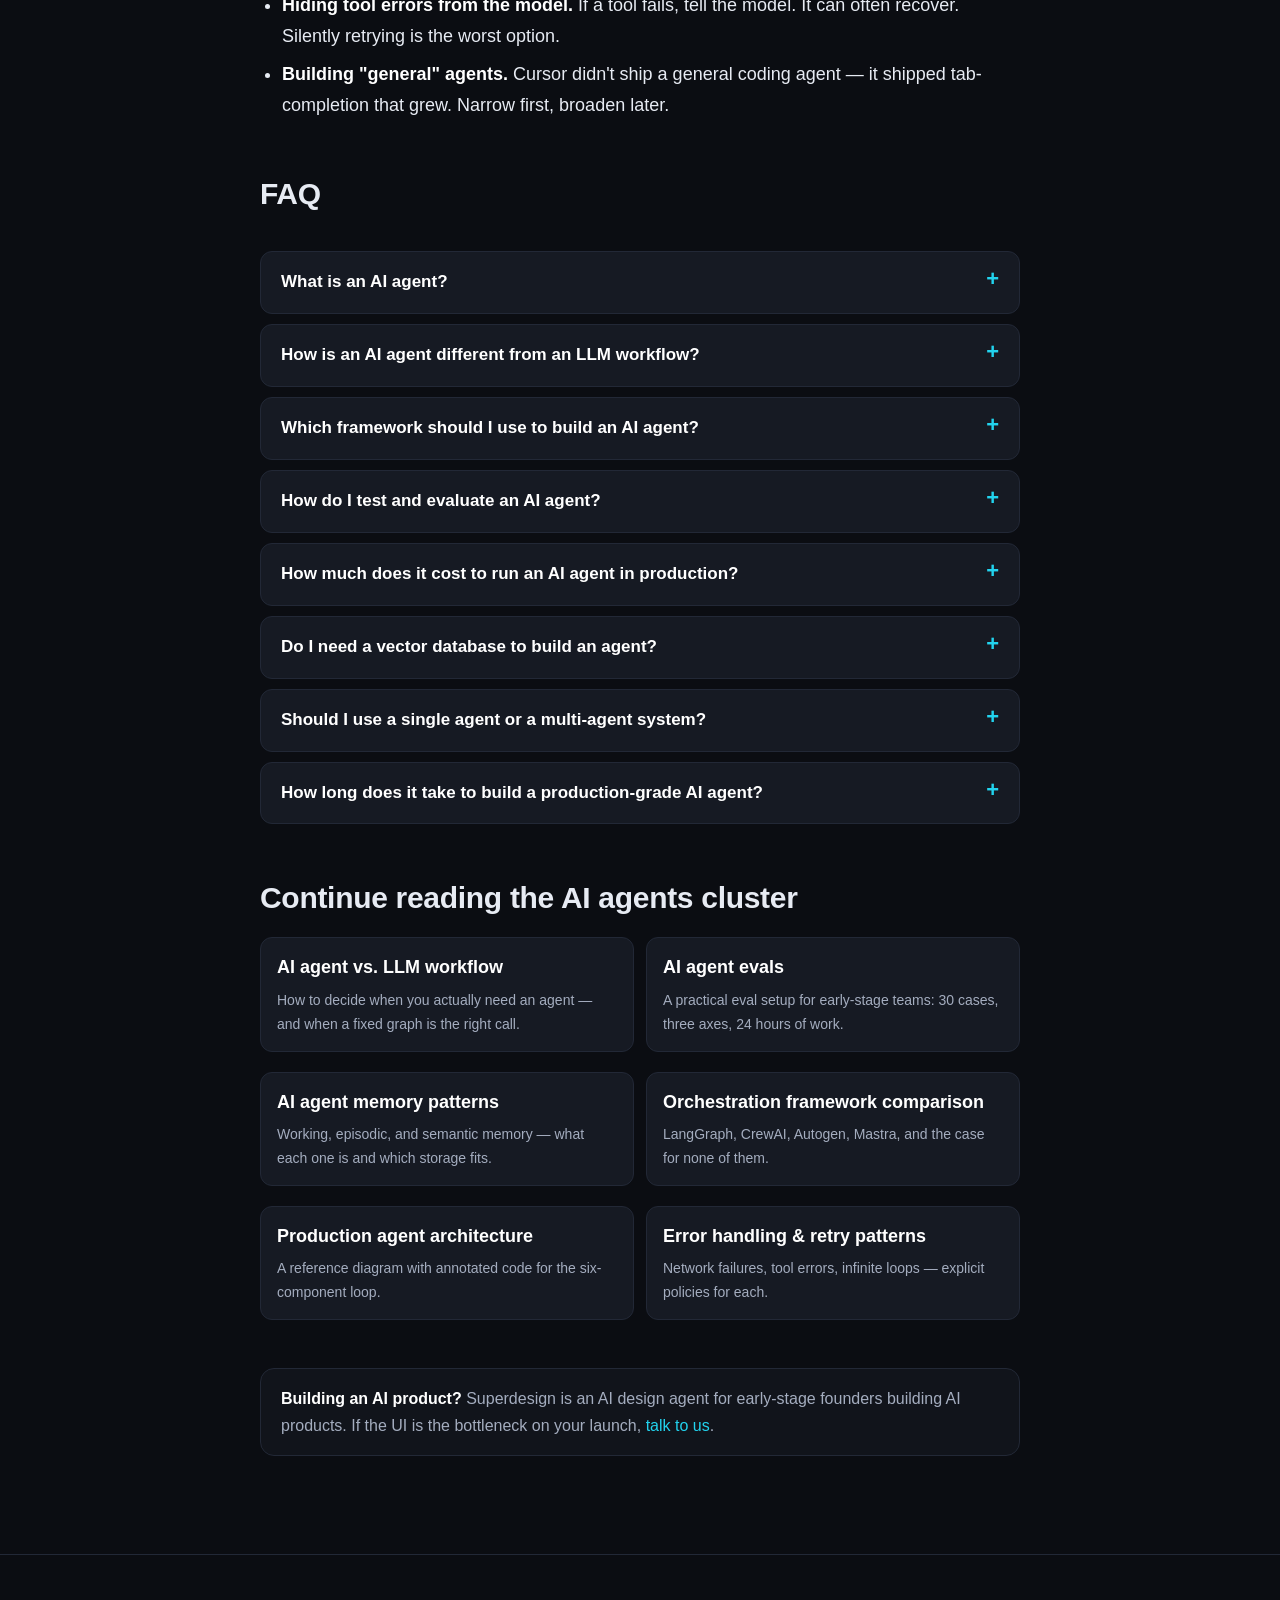
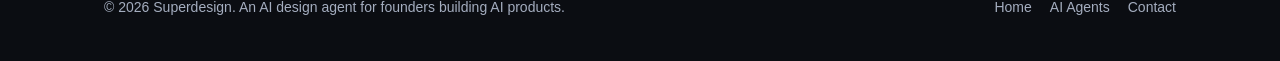
<file: ai-agents/index.html>
<!doctype html>
<html lang="en">
<head>
<meta charset="utf-8">
<meta name="viewport" content="width=device-width,initial-scale=1">
<title>How to Build an AI Agent: A Production-Grade Guide for Founders (2026)</title>
<meta name="description" content="A practical, founder-focused guide to building AI agents that actually ship. Architecture, memory, evals, orchestration, observability — written for early-stage AI product teams.">
<link rel="canonical" href="https://jayzeedesign.github.io/superdesign-site/ai-agents/">
<meta name="theme-color" content="#0b0d12">
<meta name="robots" content="index,follow,max-image-preview:large">

<!-- Search engine verification (SUP-10).
     Replace the placeholder token and uncomment to activate. Both lines are
     no-ops while commented out. -->
<!-- <meta name="google-site-verification" content="REPLACE_WITH_GSC_TOKEN"> -->
<!-- <meta name="msvalidate.01" content="REPLACE_WITH_BING_WMT_TOKEN"> -->
<!-- IndexNow key (Bing / Yandex / Naver / Seznam). Verified via /<key>.txt at site root. -->
<meta name="indexnow" content="5bdc3cf653e9a956f932ad416367e882">

<meta property="og:type" content="article">
<meta property="og:title" content="How to Build an AI Agent: A Production-Grade Guide for Founders (2026)">
<meta property="og:description" content="The agent stack — architecture, memory, evals, orchestration, observability — explained for early-stage AI founders. No framework hype.">
<meta property="og:url" content="https://jayzeedesign.github.io/superdesign-site/ai-agents/">
<meta property="og:site_name" content="Superdesign">
<meta property="og:image" content="https://jayzeedesign.github.io/superdesign-site/og.svg">
<meta property="og:image:width" content="1200">
<meta property="og:image:height" content="630">
<meta property="og:image:alt" content="How to build an AI agent — Superdesign pillar guide">
<meta property="article:published_time" content="2026-05-27">
<meta property="article:modified_time" content="2026-05-27">
<meta property="article:section" content="AI Agents">
<meta property="article:tag" content="AI agents">
<meta property="article:tag" content="LLM applications">
<meta property="article:tag" content="AI engineering">

<meta name="twitter:card" content="summary_large_image">
<meta name="twitter:title" content="How to Build an AI Agent (2026): The Founder's Guide">
<meta name="twitter:description" content="Architecture, memory, evals, orchestration, observability — the agent stack for early-stage AI teams.">
<meta name="twitter:image" content="https://jayzeedesign.github.io/superdesign-site/og.svg">

<link rel="icon" type="image/svg+xml" href="../favicon.svg">
<link rel="preload" as="style" href="../styles.css">
<link rel="stylesheet" href="../styles.css">

<script type="application/ld+json">
{
  "@context": "https://schema.org",
  "@type": "Article",
  "headline": "How to Build an AI Agent: A Production-Grade Guide for Founders (2026)",
  "description": "A practical, founder-focused guide to building AI agents that actually ship. Architecture, memory, evals, orchestration, observability — written for early-stage AI product teams.",
  "datePublished": "2026-05-27",
  "dateModified": "2026-05-27",
  "inLanguage": "en",
  "url": "https://jayzeedesign.github.io/superdesign-site/ai-agents/",
  "mainEntityOfPage": "https://jayzeedesign.github.io/superdesign-site/ai-agents/",
  "image": "https://jayzeedesign.github.io/superdesign-site/og.svg",
  "audience": {
    "@type": "Audience",
    "audienceType": "Early-stage founders building AI products"
  },
  "author": {
    "@type": "Organization",
    "name": "Superdesign",
    "url": "https://jayzeedesign.github.io/superdesign-site/"
  },
  "publisher": {
    "@type": "Organization",
    "name": "Superdesign",
    "url": "https://jayzeedesign.github.io/superdesign-site/"
  },
  "about": [
    {"@type": "Thing", "name": "AI agents"},
    {"@type": "Thing", "name": "Large language model applications"},
    {"@type": "Thing", "name": "Agent orchestration"}
  ],
  "speakable": {
    "@type": "SpeakableSpecification",
    "cssSelector": [".tldr", ".definition", ".faq"]
  }
}
</script>

<script type="application/ld+json">
{
  "@context": "https://schema.org",
  "@type": "FAQPage",
  "mainEntity": [
    {
      "@type": "Question",
      "name": "What is an AI agent?",
      "acceptedAnswer": {
        "@type": "Answer",
        "text": "An AI agent is a system that uses a large language model to make decisions, call tools, and pursue a goal across multiple steps — instead of generating a single response. The defining property is autonomy across iterations: the LLM picks the next action, runs it, observes the result, and decides what to do next."
      }
    },
    {
      "@type": "Question",
      "name": "How is an AI agent different from an LLM workflow?",
      "acceptedAnswer": {
        "@type": "Answer",
        "text": "An LLM workflow follows a fixed graph of steps you wrote in code. An AI agent decides the graph at runtime by choosing which tool to call next. Workflows are predictable and cheap; agents are flexible but harder to evaluate and debug. Most production systems are workflows with agentic sub-tasks, not full open-loop agents."
      }
    },
    {
      "@type": "Question",
      "name": "Which framework should I use to build an AI agent?",
      "acceptedAnswer": {
        "@type": "Answer",
        "text": "For most early-stage teams, start without a framework. Write the loop yourself in ~150 lines so you understand it. Adopt a framework (LangGraph, CrewAI, Autogen, Mastra, OpenAI Agents SDK) only when you hit a specific problem it solves — multi-agent routing, persistent state, or graph visualization. Frameworks become liabilities when you can't explain what they're doing on your behalf."
      }
    },
    {
      "@type": "Question",
      "name": "How do I test and evaluate an AI agent?",
      "acceptedAnswer": {
        "@type": "Answer",
        "text": "Build a fixed eval set of 30 to 100 real tasks with expected behaviors. Run it on every change. Score on three axes: task success (did it finish), trajectory quality (was the path sensible), and tool correctness (did it call the right tools with the right arguments). Manual review is cheaper than building a perfect autograder before you have product-market fit."
      }
    },
    {
      "@type": "Question",
      "name": "How much does it cost to run an AI agent in production?",
      "acceptedAnswer": {
        "@type": "Answer",
        "text": "Per-task cost depends on the model and how many turns the agent takes. For a Claude Sonnet or GPT-4-class agent in 2026, expect 0.05 to 0.50 USD per non-trivial task, dominated by input tokens from tool results and prior context. Caching the system prompt and tool definitions, trimming context aggressively, and short-circuiting obvious cases are the highest-leverage cost wins."
      }
    },
    {
      "@type": "Question",
      "name": "Do I need a vector database to build an agent?",
      "acceptedAnswer": {
        "@type": "Answer",
        "text": "No. Most agents need short-term context, structured tool outputs, and a key-value store far more than they need semantic retrieval. Add a vector DB when you have a real corpus the agent must search and a clear failure mode that retrieval fixes — not by default."
      }
    },
    {
      "@type": "Question",
      "name": "Should I use a single agent or a multi-agent system?",
      "acceptedAnswer": {
        "@type": "Answer",
        "text": "Default to one agent. Multi-agent systems multiply your debugging surface, latency, and token spend. Move to multiple agents when distinct tasks have distinct context windows, different tool sets, or different reliability bars — for example, a planner and a coder, or a researcher and a writer."
      }
    }
  ]
}
</script>

<script type="application/ld+json">
{
  "@context": "https://schema.org",
  "@type": "BreadcrumbList",
  "itemListElement": [
    {"@type": "ListItem", "position": 1, "name": "Home", "item": "https://jayzeedesign.github.io/superdesign-site/"},
    {"@type": "ListItem", "position": 2, "name": "AI Agents", "item": "https://jayzeedesign.github.io/superdesign-site/ai-agents/"}
  ]
}
</script>

<style>
  .article-wrap{padding:56px 0 24px}
  .breadcrumb{font-size:13px;color:var(--text-dim);margin:0 0 18px;letter-spacing:.02em}
  .breadcrumb a{color:var(--text-dim)}
  .breadcrumb a:hover{color:var(--text);text-decoration:none}
  .article-header{max-width:760px;margin:0 auto}
  .article-header h1{font-size:clamp(32px,4.4vw,48px);line-height:1.1;margin:0 0 18px}
  .article-meta{display:flex;flex-wrap:wrap;gap:14px;color:var(--text-dim);font-size:14px;margin:0 0 8px}
  .article-meta .dot{opacity:.5}
  .prose{max-width:760px;margin:0 auto;padding:8px 0 56px;font-size:18px;line-height:1.7}
  .prose h2{font-size:clamp(24px,3vw,30px);margin:48px 0 14px;letter-spacing:-.01em}
  .prose h3{font-size:20px;margin:28px 0 8px}
  .prose p{color:var(--text);margin:0 0 16px}
  .prose ul,.prose ol{color:var(--text);padding-left:22px;margin:0 0 18px}
  .prose li{margin:0 0 8px}
  .prose code{background:#161a23;border:1px solid var(--border);padding:1px 6px;border-radius:6px;font-size:14px;color:#d6dbe7}
  .prose strong{color:#fff}
  .tldr{
    background:linear-gradient(135deg,rgba(124,92,255,.10),rgba(34,211,238,.06));
    border:1px solid rgba(124,92,255,.35);
    border-radius:var(--radius);
    padding:22px 26px;margin:18px 0 28px;
  }
  .tldr h2{margin:0 0 10px;font-size:15px;letter-spacing:.18em;text-transform:uppercase;color:var(--accent-2)}
  .tldr ul{margin:0;padding-left:20px}
  .tldr li{color:var(--text);margin:6px 0}
  .definition{
    background:var(--surface);
    border:1px solid var(--border);
    border-left:3px solid var(--accent);
    border-radius:var(--radius);
    padding:20px 22px;margin:24px 0;
  }
  .definition .label{font-size:12px;letter-spacing:.18em;text-transform:uppercase;color:var(--accent-2);margin:0 0 6px}
  .definition .term{font-weight:700;color:#fff;margin:0 0 6px;font-size:18px}
  .definition p{margin:0;color:var(--text-dim)}
  .callout{
    background:#11141b;border:1px solid var(--border);border-radius:var(--radius);
    padding:16px 20px;margin:18px 0;color:var(--text-dim);font-size:16px;
  }
  .callout strong{color:#fff}
  .stack-table{width:100%;border-collapse:collapse;margin:14px 0 22px;font-size:15px}
  .stack-table th,.stack-table td{border:1px solid var(--border);padding:10px 12px;text-align:left;vertical-align:top}
  .stack-table th{background:#11141b;color:#fff;font-weight:600}
  .stack-table td{color:var(--text-dim)}
  .stack-table code{font-size:13px}
  .faq{margin:32px 0 0}
  .faq h2{margin-bottom:18px}
  .faq details{
    background:var(--surface);border:1px solid var(--border);border-radius:12px;
    padding:16px 20px;margin:0 0 10px;
  }
  .faq details[open]{border-color:rgba(124,92,255,.45)}
  .faq summary{cursor:pointer;font-weight:600;color:#fff;list-style:none;font-size:17px}
  .faq summary::-webkit-details-marker{display:none}
  .faq summary::after{content:"+";float:right;color:var(--accent-2);font-size:22px;line-height:1}
  .faq details[open] summary::after{content:"–"}
  .faq details > p{margin:10px 0 0;color:var(--text-dim);font-size:16px;line-height:1.65}
  .next-reads{margin:48px 0 8px}
  .next-reads h2{margin-bottom:14px}
  .next-reads ul{list-style:none;padding:0;display:grid;grid-template-columns:1fr 1fr;gap:12px}
  .next-reads li{background:var(--surface);border:1px solid var(--border);border-radius:12px;padding:14px 16px}
  .next-reads a{color:#fff;font-weight:600}
  .next-reads p{margin:6px 0 0;color:var(--text-dim);font-size:14px}
  .author-line{display:flex;align-items:center;gap:10px;color:var(--text-dim);font-size:14px;margin:0 0 26px}
  .author-dot{width:8px;height:8px;border-radius:50%;background:linear-gradient(135deg,var(--accent),var(--accent-2));display:inline-block}
  @media (max-width:860px){
    .article-wrap{padding:32px 0 16px}
    .prose{font-size:17px}
    .next-reads ul{grid-template-columns:1fr}
  }
</style>

<!-- Analytics (SUP-10).
     GA4 snippet — install once CEO provides a real measurement ID. Commented
     out so the page does not call gtag with a placeholder until then. -->
<!--
<script async src="https://www.googletagmanager.com/gtag/js?id=REPLACE_WITH_GA4_MEASUREMENT_ID"></script>
<script>
window.dataLayer = window.dataLayer || [];
function gtag(){dataLayer.push(arguments);}
gtag('js', new Date());
gtag('config', 'REPLACE_WITH_GA4_MEASUREMENT_ID', { anonymize_ip: true });
</script>
-->
</head>
<body>
<a class="skip" href="#main">Skip to content</a>

<header class="site-header">
  <div class="container nav">
    <a class="brand" href="../" aria-label="Superdesign home">
      <span class="brand-mark" aria-hidden="true"></span>
      <span class="brand-name">Superdesign</span>
    </a>
    <nav aria-label="Primary">
      <ul class="nav-list">
        <li><a href="../#how">How it works</a></li>
        <li><a href="../#features">Features</a></li>
        <li><a href="./" aria-current="page">AI Agents</a></li>
        <li><a href="../#contact">Contact</a></li>
      </ul>
    </nav>
  </div>
</header>

<main id="main">
  <article class="article-wrap">
    <div class="container">
      <nav class="breadcrumb" aria-label="Breadcrumb">
        <a href="../">Home</a> &rsaquo; <span>AI Agents</span>
      </nav>

      <header class="article-header">
        <p class="eyebrow">Pillar guide · AI agents</p>
        <h1>How to Build an AI Agent: A Production-Grade Guide for Founders</h1>
        <p class="article-meta">
          <span>Updated 27 May 2026</span><span class="dot">·</span>
          <span>~13 min read</span><span class="dot">·</span>
          <span>For early-stage AI founders</span>
        </p>
        <p class="author-line"><span class="author-dot" aria-hidden="true"></span><span>By the Superdesign team</span></p>

        <section class="tldr" aria-label="TL;DR">
          <h2>TL;DR</h2>
          <ul>
            <li>An <strong>AI agent</strong> is an LLM in a loop, given tools and a goal. The interesting part is the loop, not the model.</li>
            <li>Most "agents" in production are actually <strong>workflows with agentic steps</strong>. That's a feature, not a failure — start there.</li>
            <li>The hard problems are <strong>memory, evals, and observability</strong>, not picking a framework. Frameworks change every six months. The hard problems don't.</li>
            <li>Write the loop yourself first (~150 lines). Adopt a framework only when you can name the specific problem it solves for you.</li>
            <li>Ship behind a <strong>narrow first task</strong>. An agent that does one thing reliably beats one that does ten things sometimes.</li>
          </ul>
        </section>
      </header>

      <div class="prose">

        <section class="definition" aria-label="Definition">
          <p class="label">Definition</p>
          <p class="term">AI agent</p>
          <p>A software system that uses a large language model to make decisions, call tools, and pursue a goal across multiple steps. The LLM picks the next action, runs it, observes the result, and chooses again. Autonomy across iterations is the defining property — not the model, not the prompt.</p>
        </section>

        <p>Every other week another team announces they've shipped an "autonomous AI agent." Most of those announcements are workflows in a trench coat. That's fine — workflows ship, agents demo — but the conflation is costing founders weeks of wasted work. They reach for LangGraph or CrewAI on day one, fight the abstraction, and end up with a tutorial-shaped product they can't debug.</p>

        <p>This guide is the opposite of that. It's what we've learned building agents inside Superdesign (an agent for UI design) and watching dozens of YC-batch AI teams build their own. It's opinionated, written for founders who can ship a backend but haven't yet shipped an agent that survives ten thousand real users.</p>

        <p>We'll cover what an agent actually is, the six components every production agent needs, how to pick a stack without buying into a framework cult, and the four things that quietly destroy agents in the wild: memory, evals, observability, and error handling. Each section links to a deeper post in the <a href="./">AI agents cluster</a> when you want to go further.</p>

        <h2 id="agents-vs-workflows">Agents vs. workflows: get this right first</h2>

        <p>The single biggest source of wasted effort in early agent projects is building an agent when a workflow would do. Both use LLMs. Both can call tools. The difference is who decides what happens next.</p>

        <ul>
          <li><strong>A workflow</strong> is a graph you wrote in code. The LLM fills in cells of the graph. The graph itself is fixed. Customer-support triage, structured data extraction, document classification — these are workflows. They are cheap, predictable, and easy to evaluate.</li>
          <li><strong>An agent</strong> is a loop where the LLM picks the next node at runtime. You hand it a goal and a set of tools, and it decides which tool to call, what arguments to pass, when to stop. Coding assistants like Claude Code and Cursor's agent mode are agents. Devin is an agent (or claims to be). Most things that need to handle <em>open-ended</em> inputs are agents.</li>
        </ul>

        <p>The practical rule: <strong>if you can draw the happy-path flowchart in fewer than ten boxes, build a workflow.</strong> Workflows are easier to test, cheaper to run, and faster to ship. Add agentic decisions only where the input space genuinely requires runtime branching. We go deeper in <a href="../ai-agent-vs-llm-workflow/">AI agent vs. LLM workflow: how to choose</a>.</p>

        <p>Founders systematically over-pick agents because agents demo better. A workflow that works 99% of the time looks boring on Twitter. An agent that occasionally writes a poem instead of a SQL query looks magical. Resist this. Magical is not a deployment posture.</p>

        <h2 id="six-components">The six components every production agent needs</h2>

        <p>Strip away the framework branding and almost every working agent has the same six parts. If you can name them in your system, you can debug it. If you can't, the framework is hiding something from you.</p>

        <ol>
          <li><strong>Model</strong> — the LLM that does the thinking. Pick one with strong tool-use accuracy and a long context window. As of mid-2026, Claude Sonnet 4.6, GPT-5, and Gemini 2.5 Pro are the realistic defaults for tool-using agents.</li>
          <li><strong>System prompt</strong> — the agent's role, constraints, and house rules. This is your product. It deserves the same code-review rigor as your backend.</li>
          <li><strong>Tools</strong> — the actions the agent can take. Each is a typed function: name, description, JSON-schema arguments, and a deterministic implementation.</li>
          <li><strong>Loop</strong> — the orchestration that runs <code>model → tool calls → tool results → model</code> until a stop condition fires.</li>
          <li><strong>Memory</strong> — how state persists within a task (scratchpad) and across tasks (long-term memory).</li>
          <li><strong>Observability</strong> — traces, logs, and replays. If you can't see what the agent did, you cannot fix it.</li>
        </ol>

        <h3>Tool design is product design</h3>
        <p>The single highest-leverage change you can make to an early agent is rewriting your tool descriptions. The LLM is reading them with the same attention you'd give a teammate's PR description. Vague names like <code>do_thing</code> and arguments like <code>options: object</code> are unforced errors. A tool description should read like a docstring for a junior engineer: what it does, when to use it, what it returns, what it costs.</p>

        <p>Anthropic's tool-use docs and OpenAI's function-calling guide both bury this lesson. We surface it here because it's the cheapest 15% accuracy improvement you'll ever ship.</p>

        <h3>The loop is ~150 lines</h3>
        <p>If you've never written the agent loop yourself, do it once before reaching for a framework. The whole thing is:</p>

        <ol>
          <li>Build the messages array: system prompt + conversation so far.</li>
          <li>Call the model with the tool definitions.</li>
          <li>If the response has tool calls, run each tool, append the results.</li>
          <li>If the response has a final answer (or a stop signal), exit.</li>
          <li>Otherwise, loop. Add a max-iterations guard — typically 25.</li>
        </ol>

        <p>That's the entire core. Frameworks add streaming, retries, graph visualization, persistence, multi-agent routing, and human-in-the-loop checkpoints — every one of which is useful at some scale and dead weight before it. <a href="#" data-link-placeholder="production-ai-agent-architecture">Production AI agent architecture: a reference diagram</a> walks through the loop with annotated code.</p>

        <h2 id="stack">Picking your stack without buying into a cult</h2>

        <p>The framework question consumes more founder time than it should. Here's a sober map of the 2026 options.</p>

        <table class="stack-table" aria-label="Agent framework comparison">
          <thead>
            <tr><th>Option</th><th>Best when</th><th>Cost</th></tr>
          </thead>
          <tbody>
            <tr>
              <td><strong>Hand-rolled</strong> (raw SDK + your loop)</td>
              <td>You have one agent, &lt;5 tools, want full control. Most pre-seed teams.</td>
              <td>You own all the wiring.</td>
            </tr>
            <tr>
              <td><strong>OpenAI Agents SDK / Anthropic SDK loop helpers</strong></td>
              <td>You want the loop boilerplate gone but not a graph DSL.</td>
              <td>Locks you to one provider's conventions.</td>
            </tr>
            <tr>
              <td><strong>LangGraph</strong></td>
              <td>You have a real DAG, persistent state, and want visualization.</td>
              <td>Concept-heavy. Reading the graph is its own skill.</td>
            </tr>
            <tr>
              <td><strong>CrewAI / Autogen</strong></td>
              <td>You're prototyping multi-agent collaboration patterns.</td>
              <td>Magic is high. Debugging is hard. Production stories are still thin.</td>
            </tr>
            <tr>
              <td><strong>Mastra / Vercel AI SDK agents</strong></td>
              <td>JS/TS stack, lightweight ergonomics, you live on Vercel.</td>
              <td>Younger ecosystem, faster API churn.</td>
            </tr>
          </tbody>
        </table>

        <p>None of these is wrong. They solve different problems. <strong>The mistake is picking one before you can articulate which problem you're solving.</strong> Pick the smallest tool that does what you need today; the cost of switching frameworks once you understand your loop is a day of work, not a quarter.</p>

        <p>For a deeper comparison with code examples, see <a href="../ai-agent-orchestration-framework/">AI agent orchestration framework comparison</a>.</p>

        <h2 id="memory">Memory: where most agents quietly fail</h2>

        <p>Founders treat memory as a feature you add later. Then they get to user #50, realize the agent has the personality of a goldfish, and end up bolting a vector database onto a system that doesn't need one.</p>

        <p>There are three distinct kinds of memory in a real agent, and they want different storage.</p>

        <ul>
          <li><strong>Working memory</strong> (within a task) — the conversation so far, intermediate tool outputs, the scratchpad. Lives in the context window. Trim aggressively; the model pays attention more carefully to short contexts.</li>
          <li><strong>Episodic memory</strong> (across tasks for one user) — what the user told you yesterday, what they prefer, what you've already tried. Usually a relational table, sometimes summarized into a short profile that gets injected into the system prompt.</li>
          <li><strong>Semantic memory</strong> (a corpus the agent can search) — documentation, past tickets, product knowledge. <em>This</em> is what vector databases are for. If you don't have a corpus, you don't need one.</li>
        </ul>

        <p>The pattern we see kill teams: they pick a vector DB on day one because tutorials mention RAG, then they jam working memory into it. Now the agent retrieves three months of unrelated chat fragments by similarity score and confuses itself. Use boring storage for boring problems. <a href="../ai-agent-memory-patterns/">AI agent memory patterns: working, episodic, semantic</a> goes through the patterns with code.</p>

        <div class="callout">
          <strong>Founder-grade heuristic.</strong> Before adding any memory system, write down the exact prompt the agent would need to behave correctly. If that prompt is &lt; 4,000 tokens, you don't have a memory problem — you have a prompt-engineering problem.
        </div>

        <h2 id="evals">Evals: agents are only useful if you can measure them</h2>

        <p>Hamel Husain's audit-style eval posts started this conversation in 2024, and two years later most early-stage teams still don't have a real eval set. They ship by vibes, regress silently, and rediscover bugs every Friday.</p>

        <p>You don't need a research-grade harness. You need <strong>a fixed set of 30–100 real tasks</strong> with expected behaviors, run on every change. Score on three axes:</p>

        <ol>
          <li><strong>Task success</strong> — did the agent complete the goal? Binary. Often easy to autograde.</li>
          <li><strong>Trajectory quality</strong> — was the path sensible? Did it call tools in a reasonable order, with reasonable arguments? Usually graded by an LLM judge or human spot-check.</li>
          <li><strong>Tool correctness</strong> — for each tool call, were the arguments right? This is where regressions hide. A function that suddenly passes <code>null</code> for a required field will look "successful" until production breaks.</li>
        </ol>

        <p>Eval data comes from the same places product feedback comes from: real user transcripts, bug reports, and edge cases your designer found while clicking around. The first ten cases will feel arbitrary; that's normal. By case 40 you'll have a usable signal. <a href="../ai-agent-evals/">AI agent evals: a practical setup for early-stage teams</a> walks through the toolchain.</p>

        <h2 id="observability">Observability and error handling in production</h2>

        <p>An agent without traces is unfixable. You will get a Slack message that says "the agent did something weird at 11pm, the user closed the tab." You will need to know: which model, which prompt revision, which tools were called, what each returned, where it went off-rails.</p>

        <p>Minimum observability checklist:</p>
        <ul>
          <li>Per-task trace with every model call, tool call, and tool result. <strong>Store the full payloads</strong>, not just metadata. Token cost is trivial compared to debugging time.</li>
          <li>Replay capability — given a trace ID, you can re-run the exact same conversation against a new prompt or model.</li>
          <li>Cost and latency per task, surfaced in a dashboard your whole team sees.</li>
          <li>Per-tool error rate. When <code>web_search</code> starts failing 40% of the time, your agent's success rate quietly halves and the model "compensates" by hallucinating.</li>
        </ul>

        <p>LangSmith, Langfuse, Helicone, and Braintrust are reasonable defaults. So is a Postgres table with a JSON column and a small admin UI. The choice matters less than committing to actually look at the traces every day for the first month.</p>

        <p>Error handling deserves its own pass. Network failures, model overload, malformed tool outputs, infinite loops — every one needs an explicit policy. <a href="#" data-link-placeholder="ai-agent-error-handling-retry-patterns">AI agent error handling and retry patterns</a> covers the standard recipes (exponential backoff with jitter, circuit breakers per tool, max-iteration guards, "ask user" fallbacks).</p>

        <h2 id="gates">From prototype to production: the five gates</h2>

        <p>This is the checklist we use internally before an agent goes from "cool demo" to "real users can touch it." If your agent doesn't pass all five, don't ship. Ship the parts that pass.</p>

        <ol>
          <li><strong>Narrow task.</strong> The agent does <em>one</em> thing well. "Draft the first version of a UI from a screenshot" is narrow. "Be a design assistant" is not.</li>
          <li><strong>Bounded blast radius.</strong> If the agent does the worst plausible thing, what happens? Read-only tools are safe. Tools that send email or charge money need human-in-the-loop confirmation until you have weeks of clean evals.</li>
          <li><strong>Eval set passes.</strong> ≥90% task success on your eval set, with zero regressions on the last 10 cases you added. This is your shipping gate, not your aspiration.</li>
          <li><strong>Observability live.</strong> Traces, cost dashboard, error alerting wired up <em>before</em> the first real user touches it.</li>
          <li><strong>Rollback plan.</strong> A flag to disable the agent and route to a fallback. Models get deprecated. Providers have outages. You will use this flag.</li>
        </ol>

        <h2 id="multi-agent">A note on multi-agent systems</h2>

        <p>Multi-agent setups — a planner that delegates to specialist agents — are having a moment. They look elegant on a whiteboard. In practice, they multiply latency, token spend, and debugging difficulty. <strong>Default to one agent with good tools.</strong> Move to multiple agents when you have a real reason: distinct context windows, distinct tool sets, distinct reliability bars, or a coordination pattern (planner + worker, researcher + writer) that's genuinely cleaner as separate agents than as one agent with more tools.</p>

        <p>If you do go multi-agent, treat each agent as an isolated service with its own evals. The bug you'll spend the most time on is one agent passing slightly-wrong arguments to another, and the system as a whole degrading. <a href="#" data-link-placeholder="multi-agent-system-architecture">Multi-agent system architecture patterns</a> covers the common topologies.</p>

        <h2 id="mistakes">Common mistakes we keep seeing</h2>

        <p>From sitting next to enough early teams, the same five mistakes show up over and over:</p>

        <ul>
          <li><strong>Picking a framework before writing the loop.</strong> You don't know what you're trading away.</li>
          <li><strong>Adding a vector DB to a problem that didn't need one.</strong> Memory ≠ retrieval.</li>
          <li><strong>Shipping without evals.</strong> Every change after that is a coin flip.</li>
          <li><strong>Hiding tool errors from the model.</strong> If a tool fails, tell the model. It can often recover. Silently retrying is the worst option.</li>
          <li><strong>Building "general" agents.</strong> Cursor didn't ship a general coding agent — it shipped tab-completion that grew. Narrow first, broaden later.</li>
        </ul>

        <h2 id="faq">FAQ</h2>

        <section class="faq" aria-label="Frequently asked questions">

          <details>
            <summary>What is an AI agent?</summary>
            <p>An AI agent is a software system that uses a large language model to make decisions, call tools, and pursue a goal across multiple steps. The defining property is autonomy across iterations: the LLM picks the next action, runs it, observes the result, and decides what to do next.</p>
          </details>

          <details>
            <summary>How is an AI agent different from an LLM workflow?</summary>
            <p>A workflow is a graph you wrote in code; the LLM fills in cells. An agent picks the graph at runtime by choosing which tool to call next. Workflows are predictable and cheap. Agents are flexible but harder to evaluate and debug. Most production systems are workflows with agentic sub-tasks, not full open-loop agents.</p>
          </details>

          <details>
            <summary>Which framework should I use to build an AI agent?</summary>
            <p>For most early-stage teams: start without one. Write the loop yourself in ~150 lines so you understand it. Adopt LangGraph, CrewAI, Autogen, Mastra, or the OpenAI Agents SDK only when you can name the specific problem you need it to solve. Frameworks become liabilities when you can't explain what they're doing on your behalf.</p>
          </details>

          <details>
            <summary>How do I test and evaluate an AI agent?</summary>
            <p>Build a fixed eval set of 30–100 real tasks with expected behaviors. Run it on every change. Score on task success (did it finish), trajectory quality (was the path sensible), and tool correctness (right arguments to the right tools). Manual review beats building a perfect autograder before you have product-market fit.</p>
          </details>

          <details>
            <summary>How much does it cost to run an AI agent in production?</summary>
            <p>Per-task cost depends on the model and number of turns. For a Claude Sonnet or GPT-4-class agent in 2026, expect $0.05–$0.50 per non-trivial task, dominated by input tokens from tool results and prior context. Caching the system prompt and tool definitions, trimming context aggressively, and short-circuiting obvious cases are the highest-leverage wins.</p>
          </details>

          <details>
            <summary>Do I need a vector database to build an agent?</summary>
            <p>No. Most agents need short-term context, structured tool outputs, and a key-value store far more than they need semantic retrieval. Add a vector DB when you have a real corpus the agent must search and a clear failure mode that retrieval fixes — not by default.</p>
          </details>

          <details>
            <summary>Should I use a single agent or a multi-agent system?</summary>
            <p>Default to one agent. Multi-agent systems multiply your debugging surface, latency, and token spend. Move to multiple agents when distinct tasks have distinct context windows, different tool sets, or different reliability bars — for example, a planner and a coder, or a researcher and a writer.</p>
          </details>

          <details>
            <summary>How long does it take to build a production-grade AI agent?</summary>
            <p>A first version with a narrow task, three tools, evals, and observability is realistically 2–4 weeks for an experienced engineer. Most teams underestimate the eval and observability work and ship a prototype in a week that takes another month to harden. Plan for the second month.</p>
          </details>

        </section>

        <section class="next-reads" aria-label="Continue reading">
          <h2>Continue reading the AI agents cluster</h2>
          <ul>
            <li><a href="../ai-agent-vs-llm-workflow/">AI agent vs. LLM workflow</a><p>How to decide when you actually need an agent — and when a fixed graph is the right call.</p></li>
            <li><a href="../ai-agent-evals/">AI agent evals</a><p>A practical eval setup for early-stage teams: 30 cases, three axes, 24 hours of work.</p></li>
            <li><a href="../ai-agent-memory-patterns/">AI agent memory patterns</a><p>Working, episodic, and semantic memory — what each one is and which storage fits.</p></li>
            <li><a href="../ai-agent-orchestration-framework/">Orchestration framework comparison</a><p>LangGraph, CrewAI, Autogen, Mastra, and the case for none of them.</p></li>
            <li><a href="#" data-link-placeholder="production-ai-agent-architecture">Production agent architecture</a><p>A reference diagram with annotated code for the six-component loop.</p></li>
            <li><a href="#" data-link-placeholder="ai-agent-error-handling-retry-patterns">Error handling &amp; retry patterns</a><p>Network failures, tool errors, infinite loops — explicit policies for each.</p></li>
          </ul>
        </section>

        <div class="callout" style="margin-top:40px">
          <strong>Building an AI product?</strong> Superdesign is an AI design agent for early-stage founders building AI products. If the UI is the bottleneck on your launch, <a href="../#contact">talk to us</a>.
        </div>

      </div>
    </div>
  </article>
</main>

<footer class="site-footer">
  <div class="container footer-grid">
    <p>&copy; <span>2026</span> Superdesign. An AI design agent for founders building AI products.</p>
    <ul class="footer-nav">
      <li><a href="../">Home</a></li>
      <li><a href="./">AI Agents</a></li>
      <li><a href="../#contact">Contact</a></li>
    </ul>
  </div>
</footer>
</body>
</html>
</file>
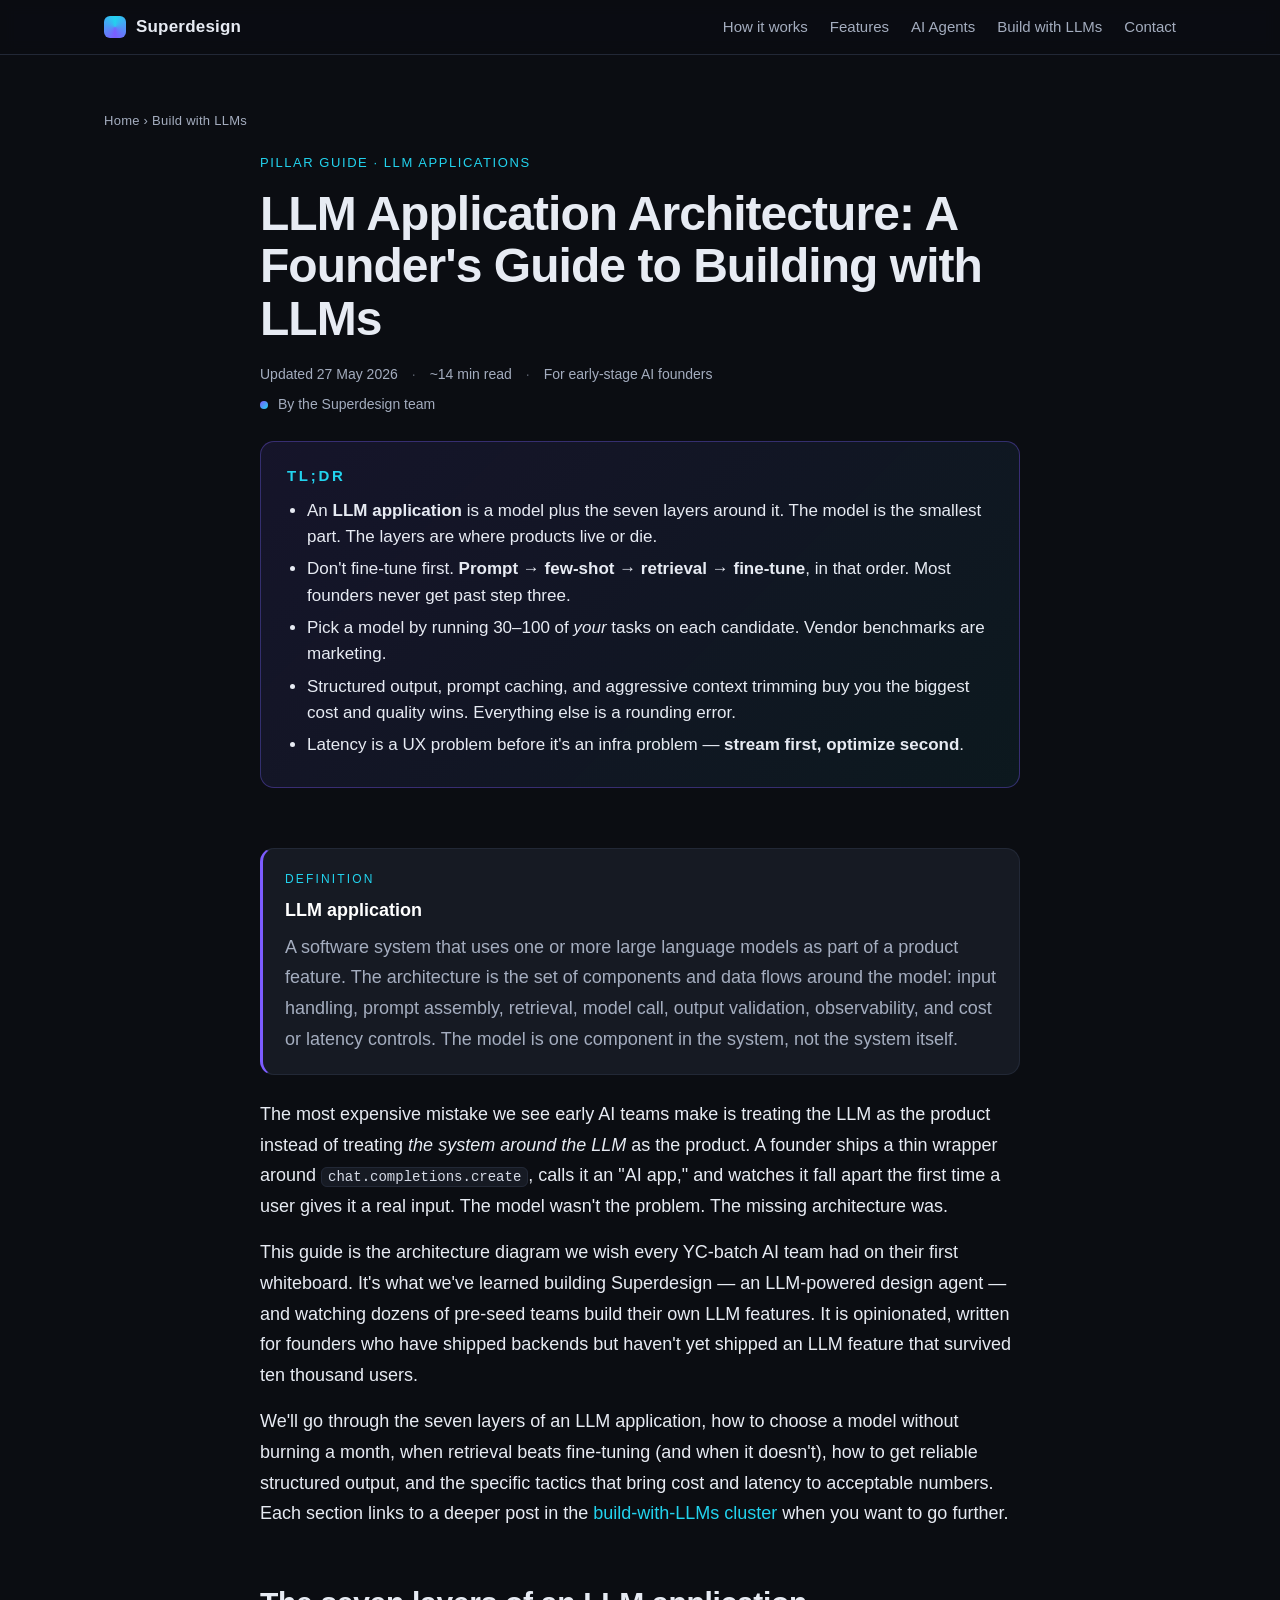
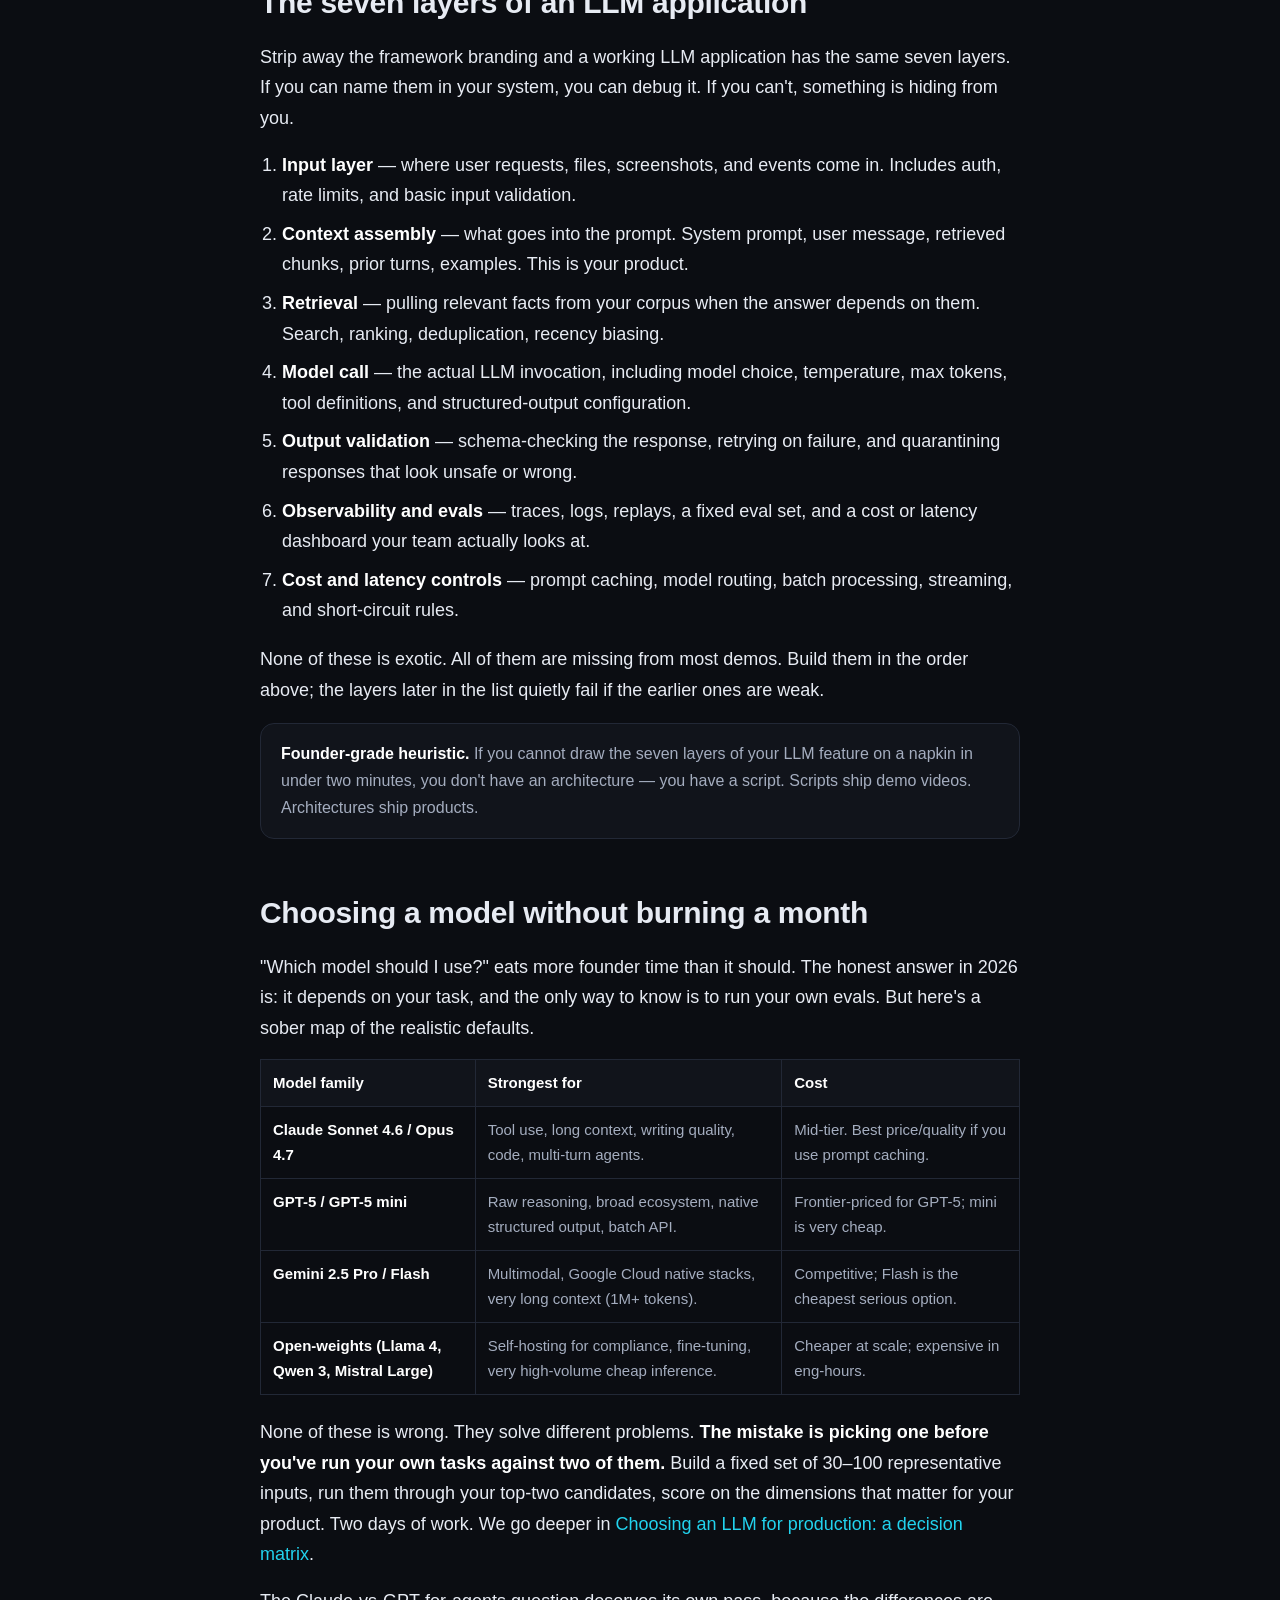
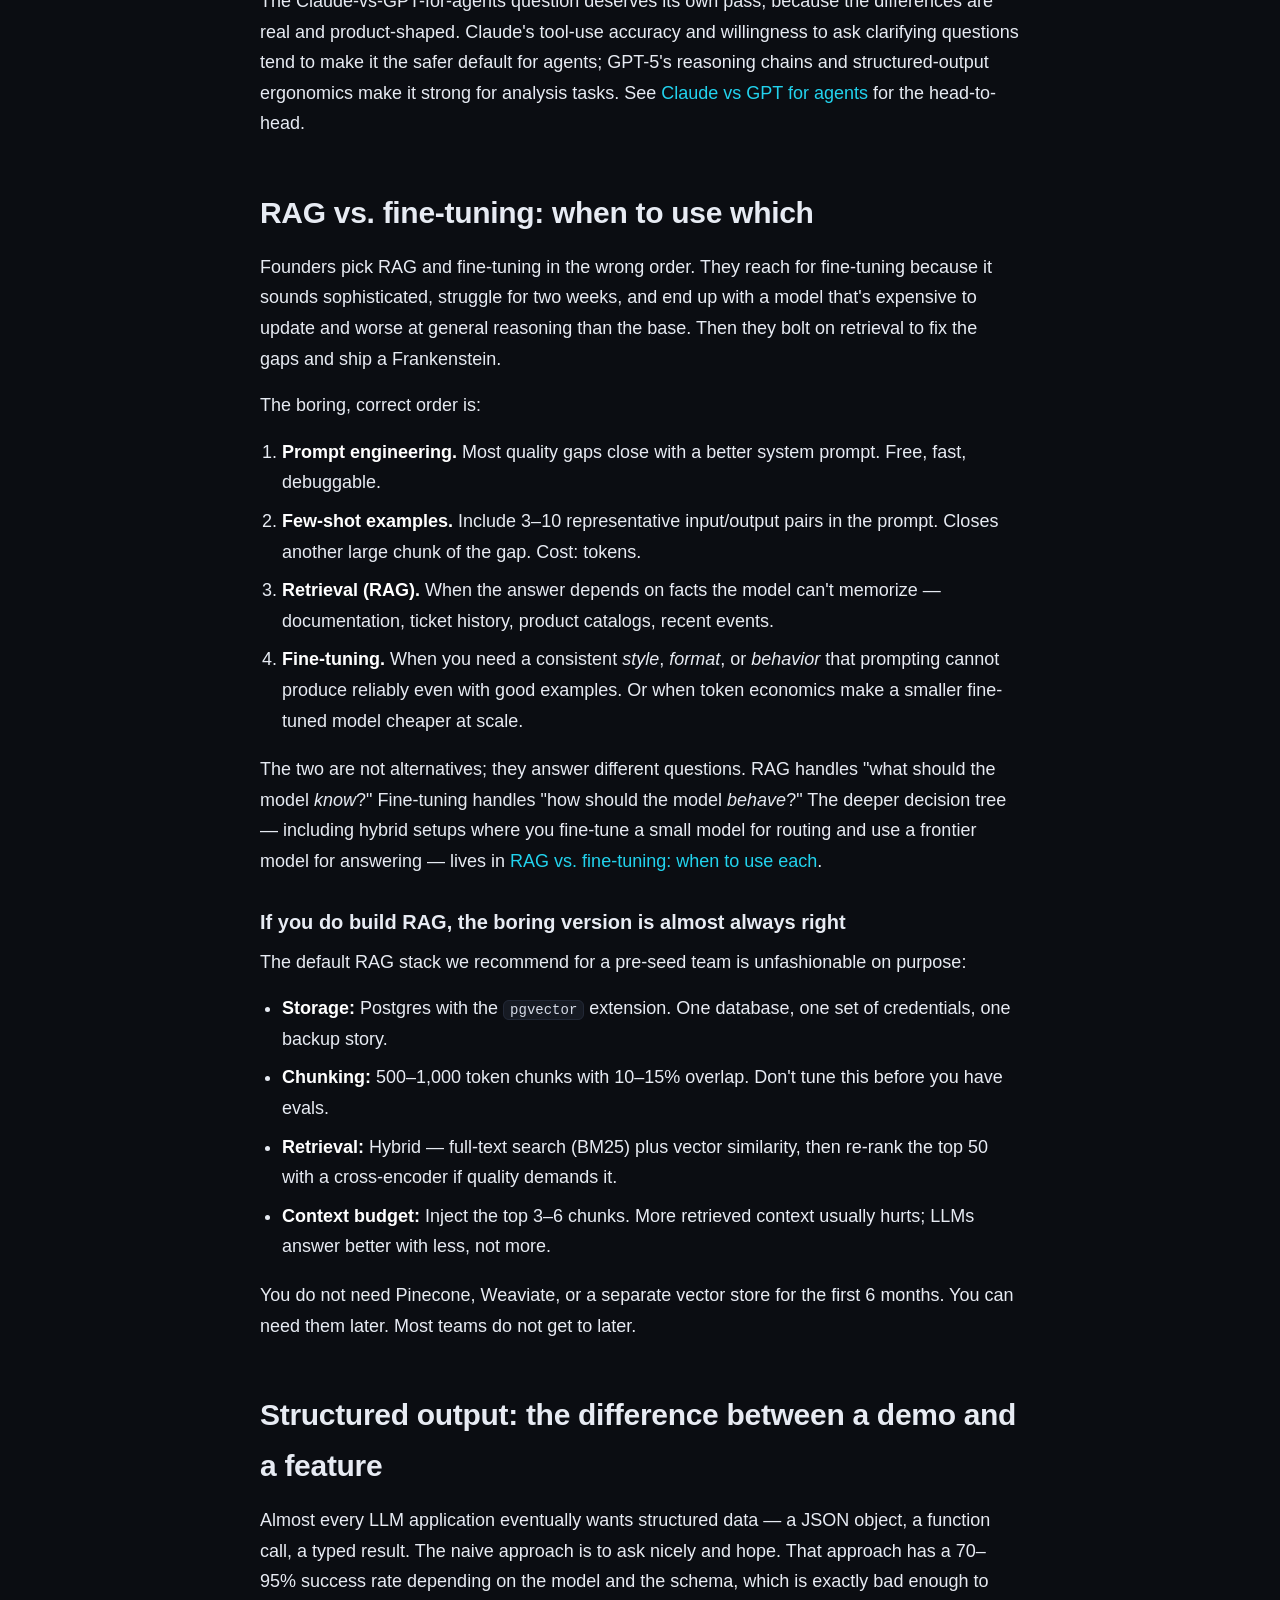
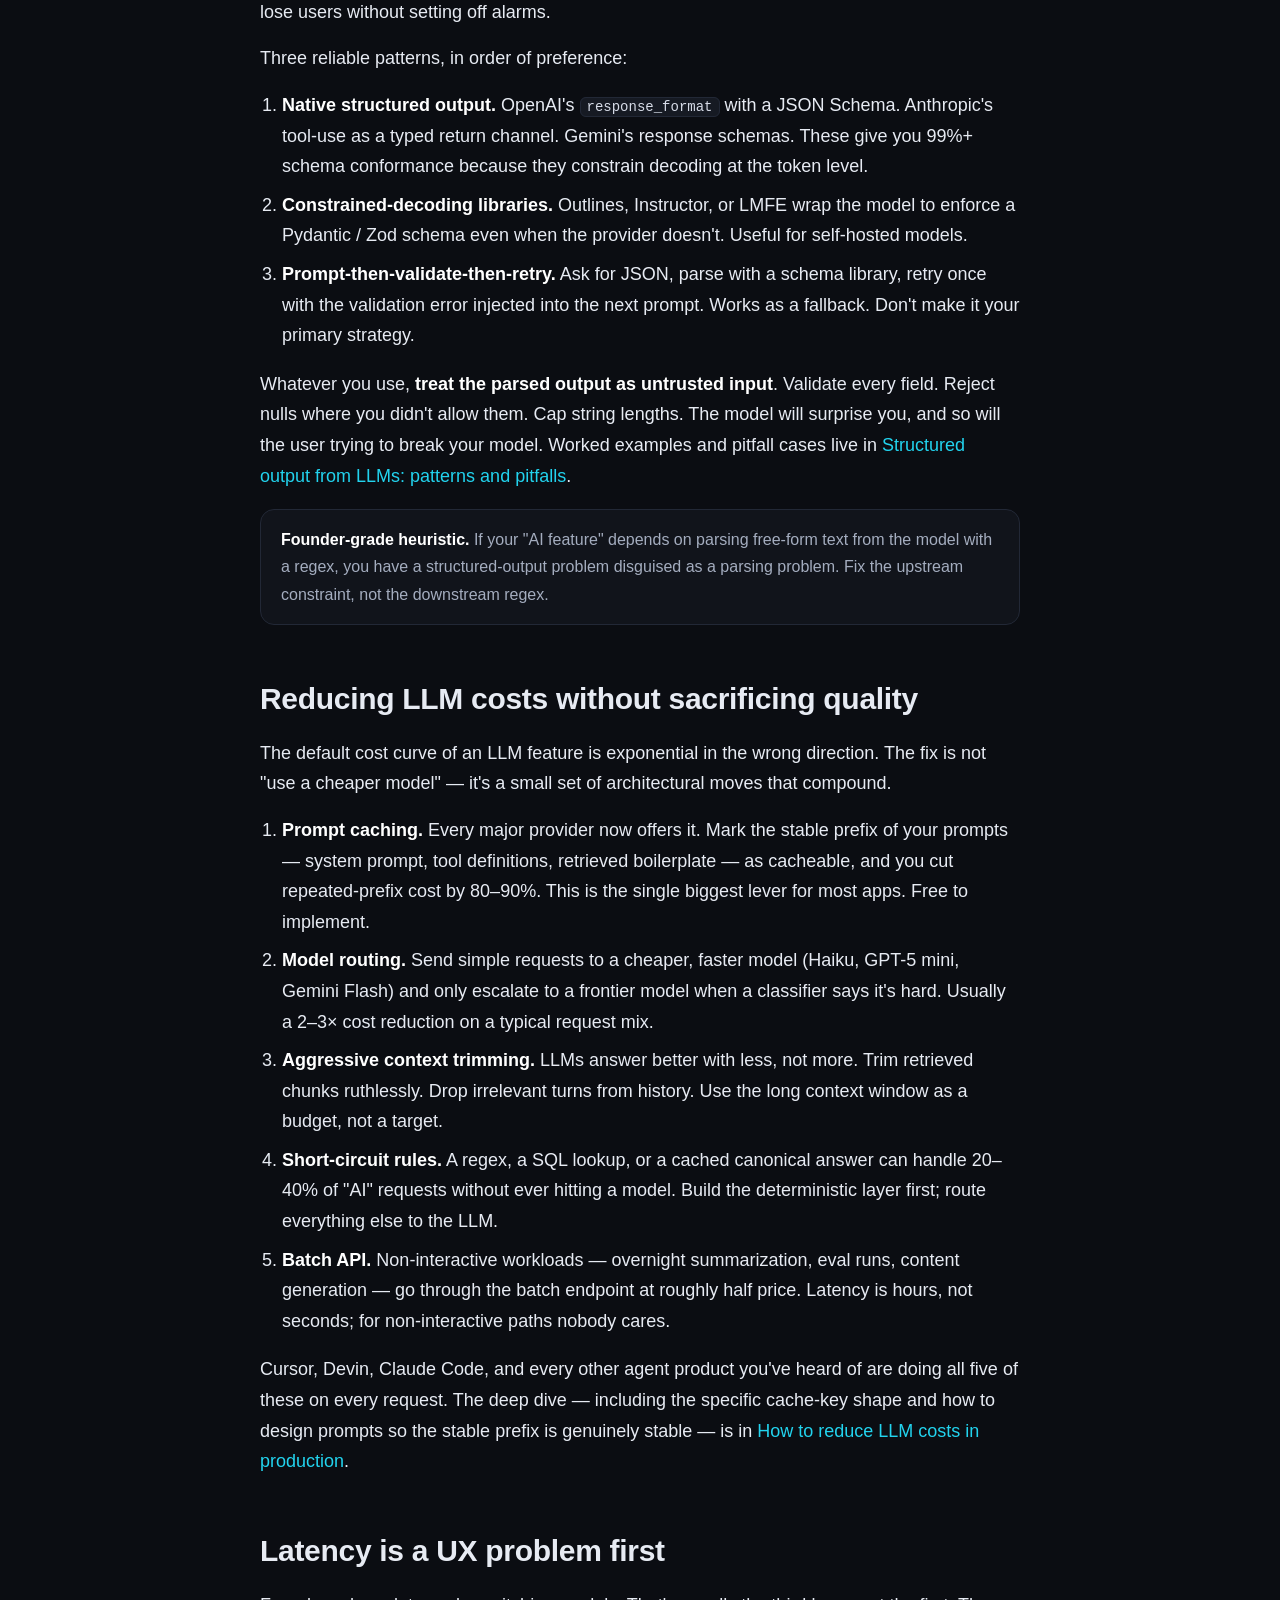
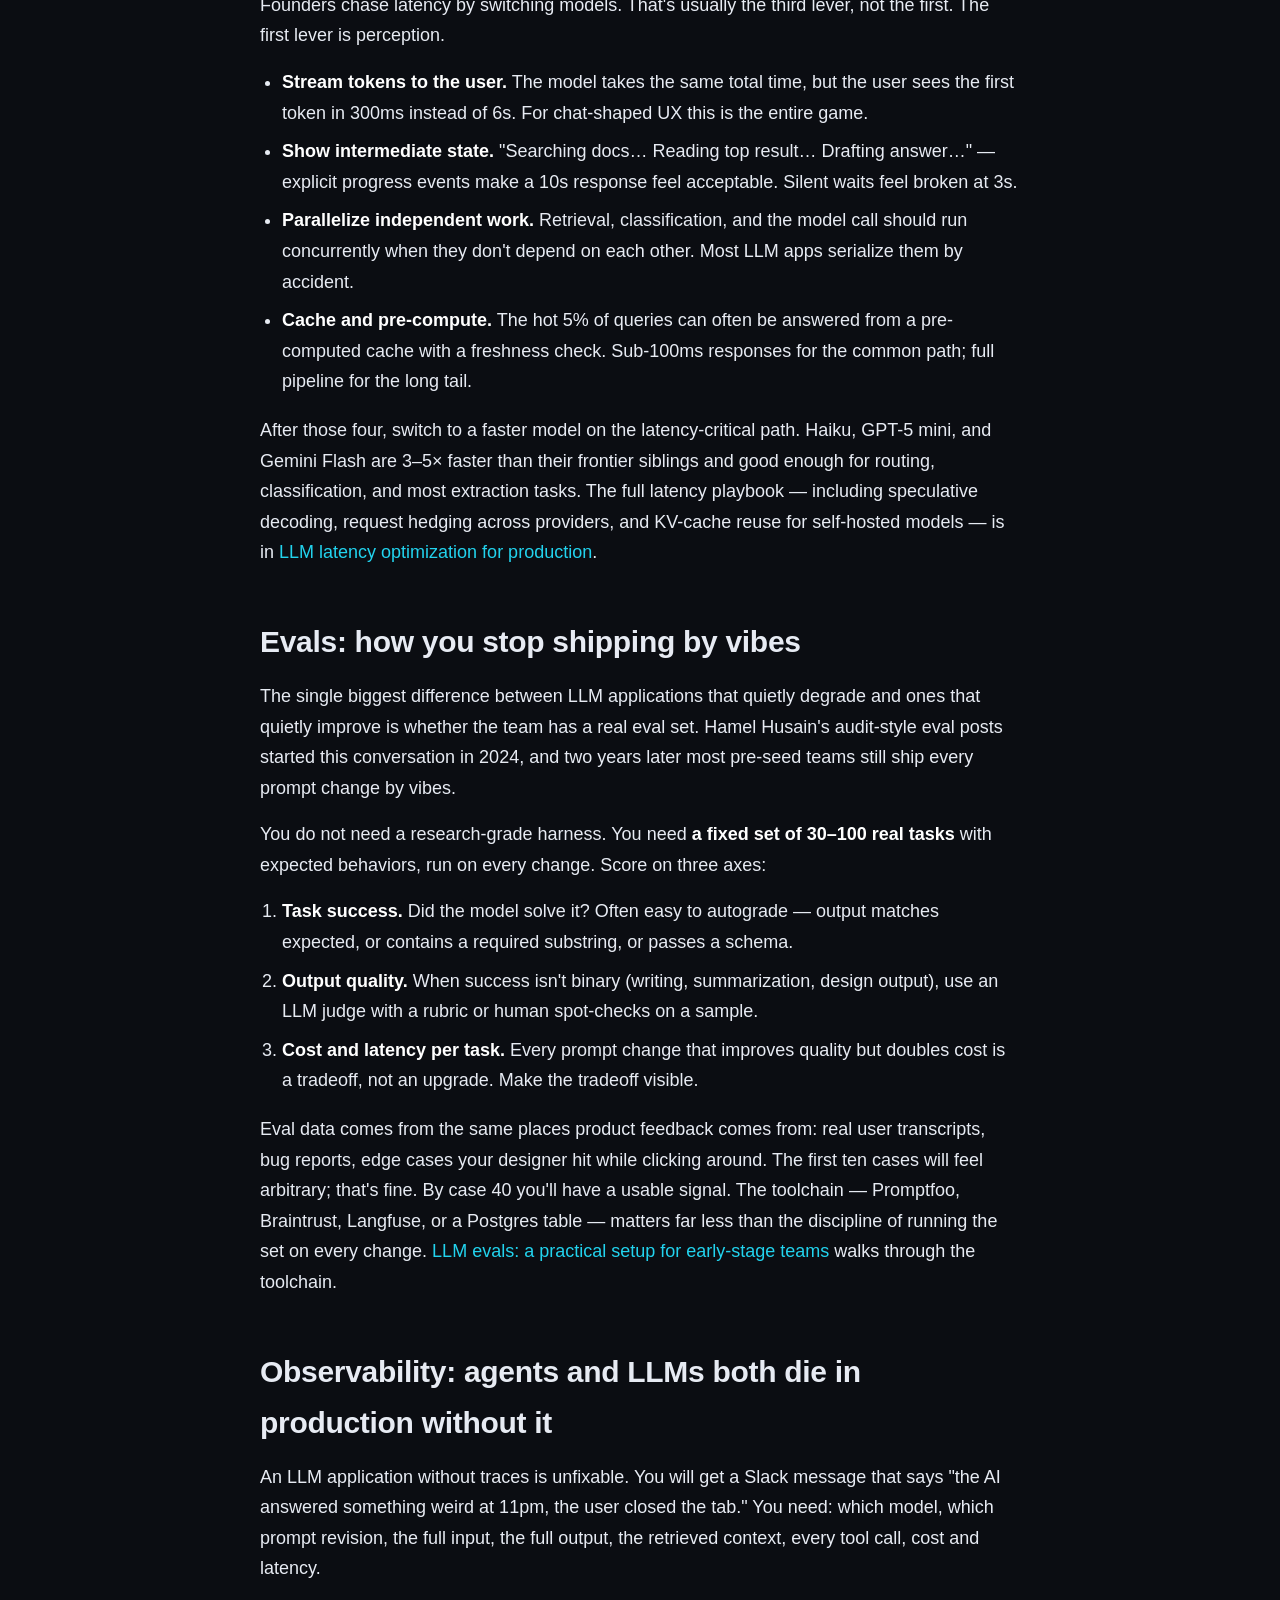
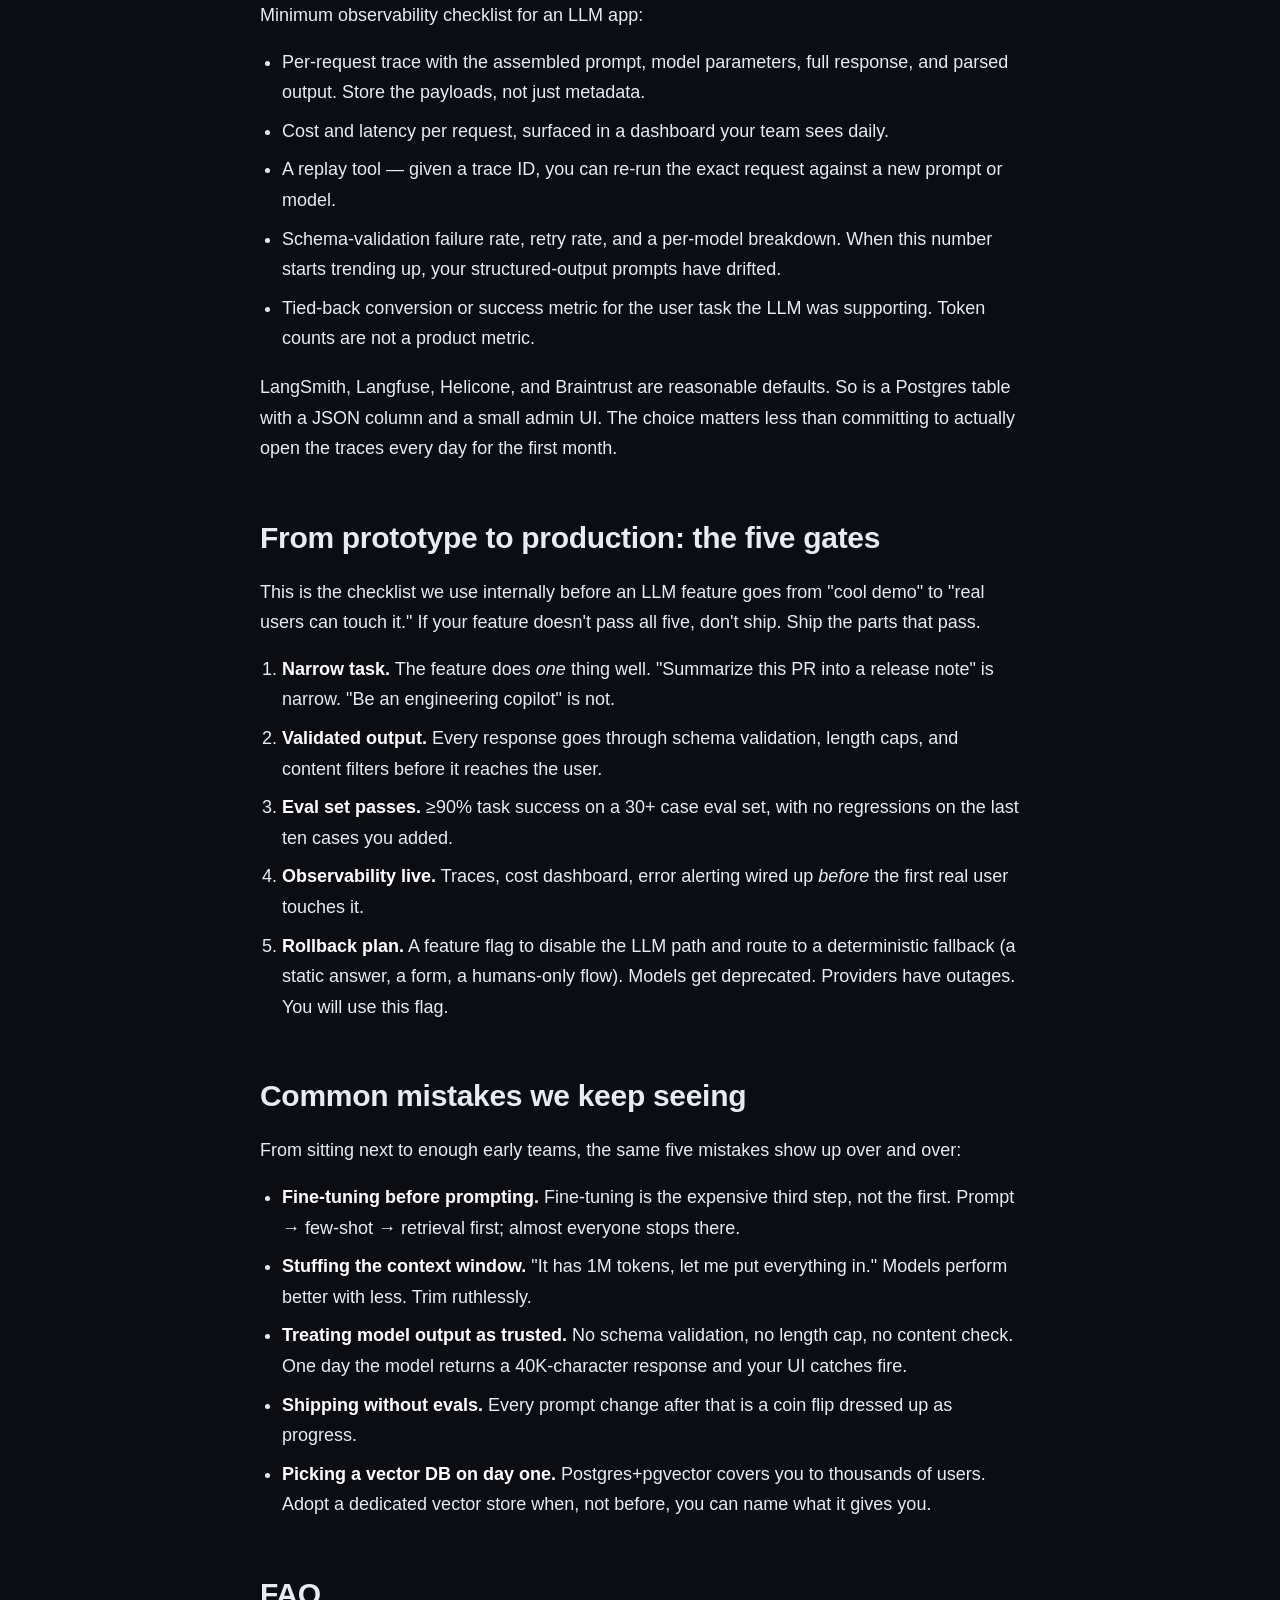
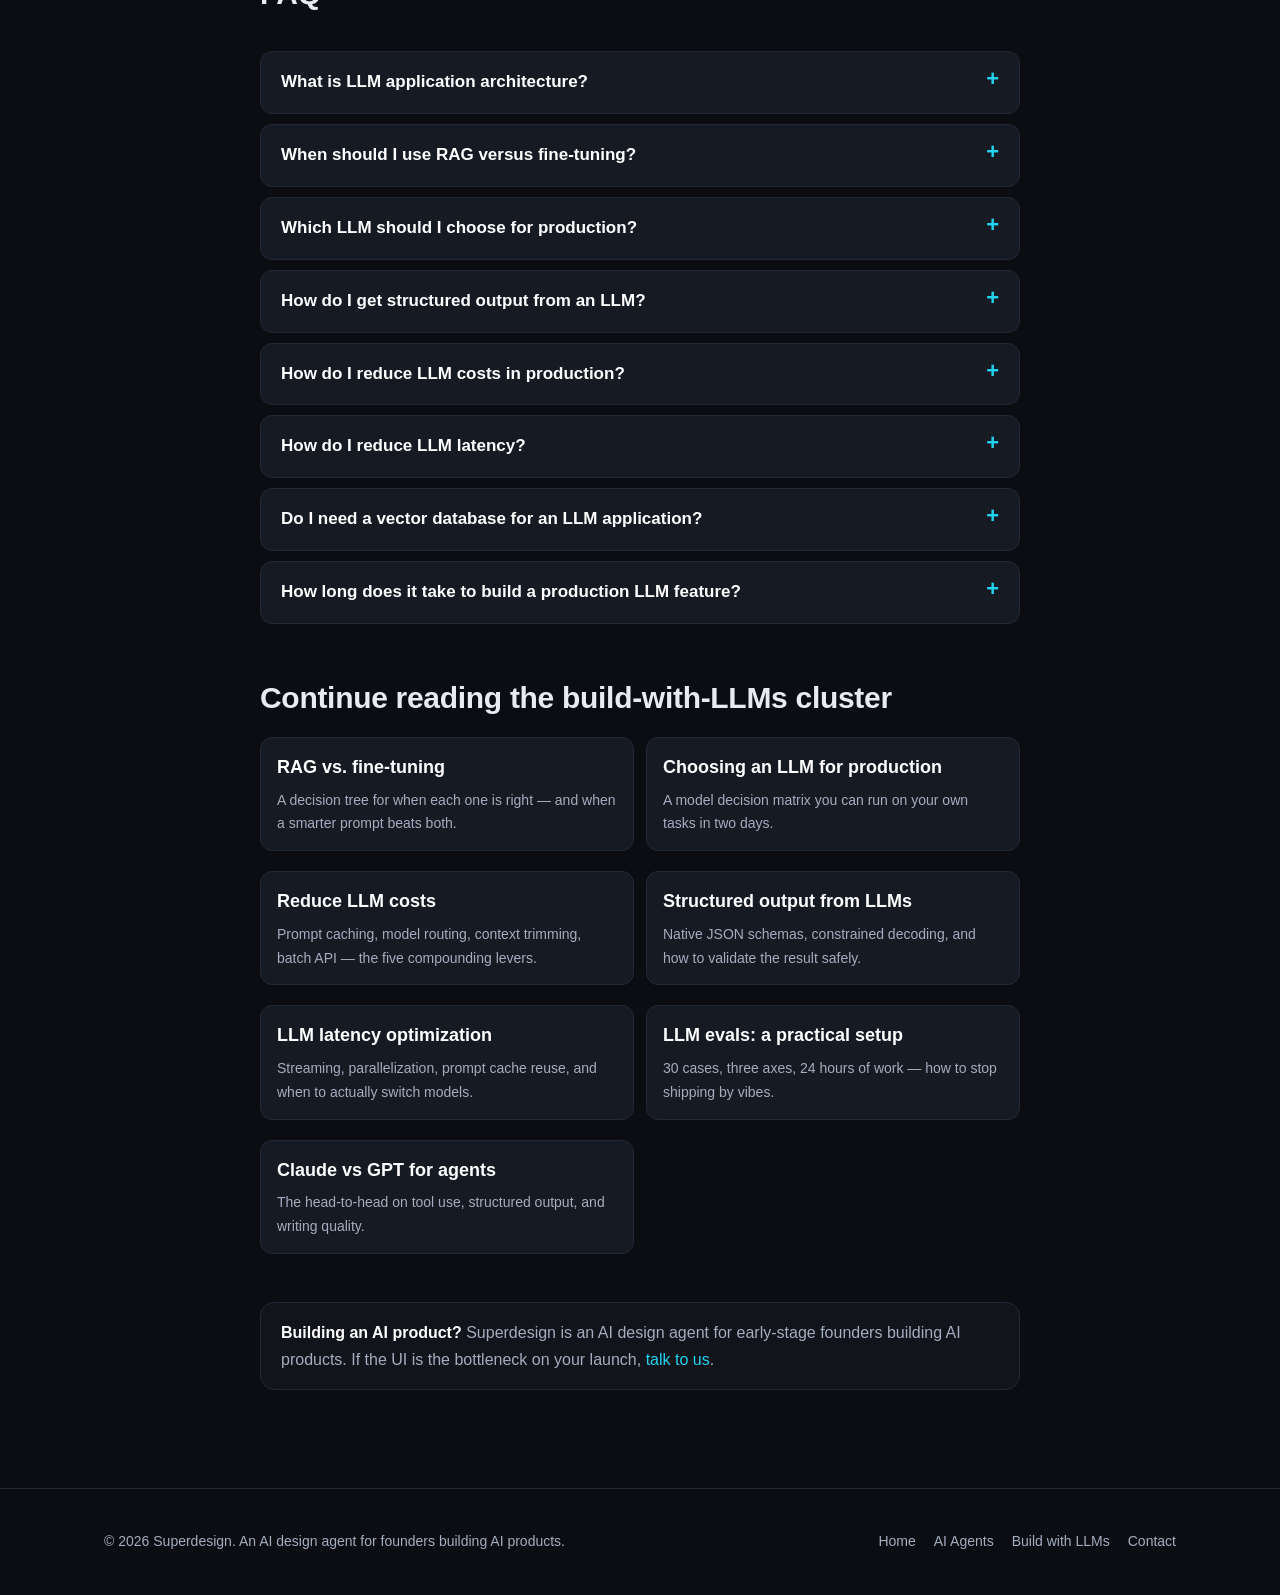
<file: build-with-llms/index.html>
<!doctype html>
<html lang="en">
<head>
<meta charset="utf-8">
<meta name="viewport" content="width=device-width,initial-scale=1">
<title>LLM Application Architecture: A Founder's Guide to Building with LLMs (2026)</title>
<meta name="description" content="A practical, founder-focused guide to LLM application architecture. Model choice, prompt assembly, RAG, structured output, evals, cost and latency — written for early-stage AI product teams.">
<link rel="canonical" href="https://jayzeedesign.github.io/superdesign-site/build-with-llms/">
<meta name="theme-color" content="#0b0d12">
<meta name="robots" content="index,follow,max-image-preview:large">

<!-- Search engine verification (SUP-10).
     Replace the placeholder token and uncomment to activate. Both lines are
     no-ops while commented out. -->
<!-- <meta name="google-site-verification" content="REPLACE_WITH_GSC_TOKEN"> -->
<!-- <meta name="msvalidate.01" content="REPLACE_WITH_BING_WMT_TOKEN"> -->
<!-- IndexNow key (Bing / Yandex / Naver / Seznam). Verified via /<key>.txt at site root. -->
<meta name="indexnow" content="5bdc3cf653e9a956f932ad416367e882">

<meta property="og:type" content="article">
<meta property="og:title" content="LLM Application Architecture: A Founder's Guide to Building with LLMs (2026)">
<meta property="og:description" content="The seven layers of an LLM application — model, prompts, retrieval, structured output, evals, cost, latency — for early-stage AI founders.">
<meta property="og:url" content="https://jayzeedesign.github.io/superdesign-site/build-with-llms/">
<meta property="og:site_name" content="Superdesign">
<meta property="og:image" content="https://jayzeedesign.github.io/superdesign-site/og.svg">
<meta property="og:image:width" content="1200">
<meta property="og:image:height" content="630">
<meta property="og:image:alt" content="LLM application architecture — Superdesign pillar guide">
<meta property="article:published_time" content="2026-05-27">
<meta property="article:modified_time" content="2026-05-27">
<meta property="article:section" content="LLM Applications">
<meta property="article:tag" content="LLM applications">
<meta property="article:tag" content="AI engineering">
<meta property="article:tag" content="RAG">
<meta property="article:tag" content="LLM evals">

<meta name="twitter:card" content="summary_large_image">
<meta name="twitter:title" content="LLM Application Architecture (2026): A Founder's Guide">
<meta name="twitter:description" content="Model, prompts, retrieval, structured output, evals, cost, latency — the LLM stack for early-stage AI teams.">
<meta name="twitter:image" content="https://jayzeedesign.github.io/superdesign-site/og.svg">

<link rel="icon" type="image/svg+xml" href="../favicon.svg">
<link rel="preload" as="style" href="../styles.css">
<link rel="stylesheet" href="../styles.css">

<script type="application/ld+json">
{
  "@context": "https://schema.org",
  "@type": "Article",
  "headline": "LLM Application Architecture: A Founder's Guide to Building with LLMs (2026)",
  "description": "A practical, founder-focused guide to LLM application architecture. Model choice, prompt assembly, RAG, structured output, evals, cost and latency — written for early-stage AI product teams.",
  "datePublished": "2026-05-27",
  "dateModified": "2026-05-27",
  "inLanguage": "en",
  "url": "https://jayzeedesign.github.io/superdesign-site/build-with-llms/",
  "mainEntityOfPage": "https://jayzeedesign.github.io/superdesign-site/build-with-llms/",
  "image": "https://jayzeedesign.github.io/superdesign-site/og.svg",
  "audience": {
    "@type": "Audience",
    "audienceType": "Early-stage founders building AI products"
  },
  "author": {
    "@type": "Organization",
    "name": "Superdesign",
    "url": "https://jayzeedesign.github.io/superdesign-site/"
  },
  "publisher": {
    "@type": "Organization",
    "name": "Superdesign",
    "url": "https://jayzeedesign.github.io/superdesign-site/"
  },
  "about": [
    {"@type": "Thing", "name": "LLM application architecture"},
    {"@type": "Thing", "name": "Retrieval-augmented generation"},
    {"@type": "Thing", "name": "Prompt engineering"},
    {"@type": "Thing", "name": "Large language models"}
  ],
  "speakable": {
    "@type": "SpeakableSpecification",
    "cssSelector": [".tldr", ".definition", ".faq"]
  }
}
</script>

<script type="application/ld+json">
{
  "@context": "https://schema.org",
  "@type": "FAQPage",
  "mainEntity": [
    {
      "@type": "Question",
      "name": "What is LLM application architecture?",
      "acceptedAnswer": {
        "@type": "Answer",
        "text": "LLM application architecture is the set of components and data flows that turn a large language model into a reliable product feature. The minimum stack is input handling, prompt assembly, model call, output validation, and observability. Retrieval, caching, evals, and orchestration layer on as the product matures. The model is one component in a system, not the system itself."
      }
    },
    {
      "@type": "Question",
      "name": "When should I use RAG versus fine-tuning?",
      "acceptedAnswer": {
        "@type": "Answer",
        "text": "Use retrieval-augmented generation when the answer depends on facts that change or are too large to fit in a system prompt — documentation, ticket history, product catalogs. Use fine-tuning when you need a consistent style, format, or behavior that prompting cannot reliably produce. Most early-stage teams need RAG, not fine-tuning. Try prompting and few-shot examples first; reach for fine-tuning only after evals show prompting plateaued."
      }
    },
    {
      "@type": "Question",
      "name": "Which LLM should I choose for production?",
      "acceptedAnswer": {
        "@type": "Answer",
        "text": "As of mid-2026 the realistic defaults are Claude Sonnet 4.6 or Opus 4.7 for tool-use, long context, and writing quality; GPT-5 for raw reasoning and broad ecosystem support; Gemini 2.5 Pro for multimodal and Google Cloud-native stacks. Pick by running your own evals on 30 to 100 real tasks. Vendor benchmarks are marketing; your eval set is the only signal that matters."
      }
    },
    {
      "@type": "Question",
      "name": "How do I get structured output from an LLM?",
      "acceptedAnswer": {
        "@type": "Answer",
        "text": "Use the native structured-output features of your model: OpenAI's response_format with a JSON Schema, Anthropic's tool-use as a typed return channel, or constrained decoding libraries like Outlines and Instructor. Always validate the parsed output with a schema library (Pydantic, Zod) before using it. Even with structured output enabled, treat the response as untrusted input until validation passes."
      }
    },
    {
      "@type": "Question",
      "name": "How do I reduce LLM costs in production?",
      "acceptedAnswer": {
        "@type": "Answer",
        "text": "Cache the system prompt and stable context — most providers offer prompt caching that cuts repeated-prefix cost by 80-90 percent. Route simple requests to a cheaper model and only escalate hard ones. Trim retrieved context aggressively; LLMs answer better with less, not more. Short-circuit obvious cases with rules before they ever hit the model. Batch non-interactive workloads through the batch API for a roughly 50 percent discount."
      }
    },
    {
      "@type": "Question",
      "name": "How do I reduce LLM latency?",
      "acceptedAnswer": {
        "@type": "Answer",
        "text": "Stream tokens to the user instead of waiting for full responses — perceived latency drops even when total time is the same. Use prompt caching to skip prefix processing on repeated calls. Pick a faster model for time-critical paths; Claude Haiku and GPT-5 mini class models are 3 to 5 times faster than their frontier siblings. Run retrieval, tool calls, and the model call in parallel where dependencies allow. For very latency-sensitive flows, pre-compute and cache common responses."
      }
    },
    {
      "@type": "Question",
      "name": "Do I need a vector database for an LLM application?",
      "acceptedAnswer": {
        "@type": "Answer",
        "text": "Only if you have a real corpus the model must search and your evals show retrieval improves answers. Most early-stage applications need a relational database with full-text search far more than they need a vector store. Postgres with pgvector covers both. Add a dedicated vector database when corpus size or query volume makes that boundary obvious."
      }
    }
  ]
}
</script>

<script type="application/ld+json">
{
  "@context": "https://schema.org",
  "@type": "BreadcrumbList",
  "itemListElement": [
    {"@type": "ListItem", "position": 1, "name": "Home", "item": "https://jayzeedesign.github.io/superdesign-site/"},
    {"@type": "ListItem", "position": 2, "name": "Build with LLMs", "item": "https://jayzeedesign.github.io/superdesign-site/build-with-llms/"}
  ]
}
</script>

<style>
  .article-wrap{padding:56px 0 24px}
  .breadcrumb{font-size:13px;color:var(--text-dim);margin:0 0 18px;letter-spacing:.02em}
  .breadcrumb a{color:var(--text-dim)}
  .breadcrumb a:hover{color:var(--text);text-decoration:none}
  .article-header{max-width:760px;margin:0 auto}
  .article-header h1{font-size:clamp(32px,4.4vw,48px);line-height:1.1;margin:0 0 18px}
  .article-meta{display:flex;flex-wrap:wrap;gap:14px;color:var(--text-dim);font-size:14px;margin:0 0 8px}
  .article-meta .dot{opacity:.5}
  .prose{max-width:760px;margin:0 auto;padding:8px 0 56px;font-size:18px;line-height:1.7}
  .prose h2{font-size:clamp(24px,3vw,30px);margin:48px 0 14px;letter-spacing:-.01em}
  .prose h3{font-size:20px;margin:28px 0 8px}
  .prose p{color:var(--text);margin:0 0 16px}
  .prose ul,.prose ol{color:var(--text);padding-left:22px;margin:0 0 18px}
  .prose li{margin:0 0 8px}
  .prose code{background:#161a23;border:1px solid var(--border);padding:1px 6px;border-radius:6px;font-size:14px;color:#d6dbe7}
  .prose strong{color:#fff}
  .tldr{
    background:linear-gradient(135deg,rgba(124,92,255,.10),rgba(34,211,238,.06));
    border:1px solid rgba(124,92,255,.35);
    border-radius:var(--radius);
    padding:22px 26px;margin:18px 0 28px;
  }
  .tldr h2{margin:0 0 10px;font-size:15px;letter-spacing:.18em;text-transform:uppercase;color:var(--accent-2)}
  .tldr ul{margin:0;padding-left:20px}
  .tldr li{color:var(--text);margin:6px 0}
  .definition{
    background:var(--surface);
    border:1px solid var(--border);
    border-left:3px solid var(--accent);
    border-radius:var(--radius);
    padding:20px 22px;margin:24px 0;
  }
  .definition .label{font-size:12px;letter-spacing:.18em;text-transform:uppercase;color:var(--accent-2);margin:0 0 6px}
  .definition .term{font-weight:700;color:#fff;margin:0 0 6px;font-size:18px}
  .definition p{margin:0;color:var(--text-dim)}
  .callout{
    background:#11141b;border:1px solid var(--border);border-radius:var(--radius);
    padding:16px 20px;margin:18px 0;color:var(--text-dim);font-size:16px;
  }
  .callout strong{color:#fff}
  .stack-table{width:100%;border-collapse:collapse;margin:14px 0 22px;font-size:15px}
  .stack-table th,.stack-table td{border:1px solid var(--border);padding:10px 12px;text-align:left;vertical-align:top}
  .stack-table th{background:#11141b;color:#fff;font-weight:600}
  .stack-table td{color:var(--text-dim)}
  .stack-table code{font-size:13px}
  .faq{margin:32px 0 0}
  .faq h2{margin-bottom:18px}
  .faq details{
    background:var(--surface);border:1px solid var(--border);border-radius:12px;
    padding:16px 20px;margin:0 0 10px;
  }
  .faq details[open]{border-color:rgba(124,92,255,.45)}
  .faq summary{cursor:pointer;font-weight:600;color:#fff;list-style:none;font-size:17px}
  .faq summary::-webkit-details-marker{display:none}
  .faq summary::after{content:"+";float:right;color:var(--accent-2);font-size:22px;line-height:1}
  .faq details[open] summary::after{content:"–"}
  .faq details > p{margin:10px 0 0;color:var(--text-dim);font-size:16px;line-height:1.65}
  .next-reads{margin:48px 0 8px}
  .next-reads h2{margin-bottom:14px}
  .next-reads ul{list-style:none;padding:0;display:grid;grid-template-columns:1fr 1fr;gap:12px}
  .next-reads li{background:var(--surface);border:1px solid var(--border);border-radius:12px;padding:14px 16px}
  .next-reads a{color:#fff;font-weight:600}
  .next-reads p{margin:6px 0 0;color:var(--text-dim);font-size:14px}
  .author-line{display:flex;align-items:center;gap:10px;color:var(--text-dim);font-size:14px;margin:0 0 26px}
  .author-dot{width:8px;height:8px;border-radius:50%;background:linear-gradient(135deg,var(--accent),var(--accent-2));display:inline-block}
  @media (max-width:860px){
    .article-wrap{padding:32px 0 16px}
    .prose{font-size:17px}
    .next-reads ul{grid-template-columns:1fr}
  }
</style>

<!-- Analytics (SUP-10).
     GA4 snippet — install once CEO provides a real measurement ID. Commented
     out so the page does not call gtag with a placeholder until then. -->
<!--
<script async src="https://www.googletagmanager.com/gtag/js?id=REPLACE_WITH_GA4_MEASUREMENT_ID"></script>
<script>
window.dataLayer = window.dataLayer || [];
function gtag(){dataLayer.push(arguments);}
gtag('js', new Date());
gtag('config', 'REPLACE_WITH_GA4_MEASUREMENT_ID', { anonymize_ip: true });
</script>
-->
</head>
<body>
<a class="skip" href="#main">Skip to content</a>

<header class="site-header">
  <div class="container nav">
    <a class="brand" href="../" aria-label="Superdesign home">
      <span class="brand-mark" aria-hidden="true"></span>
      <span class="brand-name">Superdesign</span>
    </a>
    <nav aria-label="Primary">
      <ul class="nav-list">
        <li><a href="../#how">How it works</a></li>
        <li><a href="../#features">Features</a></li>
        <li><a href="../ai-agents/">AI Agents</a></li>
        <li><a href="./" aria-current="page">Build with LLMs</a></li>
        <li><a href="../#contact">Contact</a></li>
      </ul>
    </nav>
  </div>
</header>

<main id="main">
  <article class="article-wrap">
    <div class="container">
      <nav class="breadcrumb" aria-label="Breadcrumb">
        <a href="../">Home</a> &rsaquo; <span>Build with LLMs</span>
      </nav>

      <header class="article-header">
        <p class="eyebrow">Pillar guide · LLM applications</p>
        <h1>LLM Application Architecture: A Founder's Guide to Building with LLMs</h1>
        <p class="article-meta">
          <span>Updated 27 May 2026</span><span class="dot">·</span>
          <span>~14 min read</span><span class="dot">·</span>
          <span>For early-stage AI founders</span>
        </p>
        <p class="author-line"><span class="author-dot" aria-hidden="true"></span><span>By the Superdesign team</span></p>

        <section class="tldr" aria-label="TL;DR">
          <h2>TL;DR</h2>
          <ul>
            <li>An <strong>LLM application</strong> is a model plus the seven layers around it. The model is the smallest part. The layers are where products live or die.</li>
            <li>Don't fine-tune first. <strong>Prompt → few-shot → retrieval → fine-tune</strong>, in that order. Most founders never get past step three.</li>
            <li>Pick a model by running 30–100 of <em>your</em> tasks on each candidate. Vendor benchmarks are marketing.</li>
            <li>Structured output, prompt caching, and aggressive context trimming buy you the biggest cost and quality wins. Everything else is a rounding error.</li>
            <li>Latency is a UX problem before it's an infra problem — <strong>stream first, optimize second</strong>.</li>
          </ul>
        </section>
      </header>

      <div class="prose">

        <section class="definition" aria-label="Definition">
          <p class="label">Definition</p>
          <p class="term">LLM application</p>
          <p>A software system that uses one or more large language models as part of a product feature. The architecture is the set of components and data flows around the model: input handling, prompt assembly, retrieval, model call, output validation, observability, and cost or latency controls. The model is one component in the system, not the system itself.</p>
        </section>

        <p>The most expensive mistake we see early AI teams make is treating the LLM as the product instead of treating <em>the system around the LLM</em> as the product. A founder ships a thin wrapper around <code>chat.completions.create</code>, calls it an "AI app," and watches it fall apart the first time a user gives it a real input. The model wasn't the problem. The missing architecture was.</p>

        <p>This guide is the architecture diagram we wish every YC-batch AI team had on their first whiteboard. It's what we've learned building Superdesign — an LLM-powered design agent — and watching dozens of pre-seed teams build their own LLM features. It is opinionated, written for founders who have shipped backends but haven't yet shipped an LLM feature that survived ten thousand users.</p>

        <p>We'll go through the seven layers of an LLM application, how to choose a model without burning a month, when retrieval beats fine-tuning (and when it doesn't), how to get reliable structured output, and the specific tactics that bring cost and latency to acceptable numbers. Each section links to a deeper post in the <a href="./">build-with-LLMs cluster</a> when you want to go further.</p>

        <h2 id="seven-layers">The seven layers of an LLM application</h2>

        <p>Strip away the framework branding and a working LLM application has the same seven layers. If you can name them in your system, you can debug it. If you can't, something is hiding from you.</p>

        <ol>
          <li><strong>Input layer</strong> — where user requests, files, screenshots, and events come in. Includes auth, rate limits, and basic input validation.</li>
          <li><strong>Context assembly</strong> — what goes into the prompt. System prompt, user message, retrieved chunks, prior turns, examples. This is your product.</li>
          <li><strong>Retrieval</strong> — pulling relevant facts from your corpus when the answer depends on them. Search, ranking, deduplication, recency biasing.</li>
          <li><strong>Model call</strong> — the actual LLM invocation, including model choice, temperature, max tokens, tool definitions, and structured-output configuration.</li>
          <li><strong>Output validation</strong> — schema-checking the response, retrying on failure, and quarantining responses that look unsafe or wrong.</li>
          <li><strong>Observability and evals</strong> — traces, logs, replays, a fixed eval set, and a cost or latency dashboard your team actually looks at.</li>
          <li><strong>Cost and latency controls</strong> — prompt caching, model routing, batch processing, streaming, and short-circuit rules.</li>
        </ol>

        <p>None of these is exotic. All of them are missing from most demos. Build them in the order above; the layers later in the list quietly fail if the earlier ones are weak.</p>

        <div class="callout">
          <strong>Founder-grade heuristic.</strong> If you cannot draw the seven layers of your LLM feature on a napkin in under two minutes, you don't have an architecture — you have a script. Scripts ship demo videos. Architectures ship products.
        </div>

        <h2 id="choose-model">Choosing a model without burning a month</h2>

        <p>"Which model should I use?" eats more founder time than it should. The honest answer in 2026 is: it depends on your task, and the only way to know is to run your own evals. But here's a sober map of the realistic defaults.</p>

        <table class="stack-table" aria-label="LLM model comparison for production use">
          <thead>
            <tr><th>Model family</th><th>Strongest for</th><th>Cost</th></tr>
          </thead>
          <tbody>
            <tr>
              <td><strong>Claude Sonnet 4.6 / Opus 4.7</strong></td>
              <td>Tool use, long context, writing quality, code, multi-turn agents.</td>
              <td>Mid-tier. Best price/quality if you use prompt caching.</td>
            </tr>
            <tr>
              <td><strong>GPT-5 / GPT-5 mini</strong></td>
              <td>Raw reasoning, broad ecosystem, native structured output, batch API.</td>
              <td>Frontier-priced for GPT-5; mini is very cheap.</td>
            </tr>
            <tr>
              <td><strong>Gemini 2.5 Pro / Flash</strong></td>
              <td>Multimodal, Google Cloud native stacks, very long context (1M+ tokens).</td>
              <td>Competitive; Flash is the cheapest serious option.</td>
            </tr>
            <tr>
              <td><strong>Open-weights (Llama 4, Qwen 3, Mistral Large)</strong></td>
              <td>Self-hosting for compliance, fine-tuning, very high-volume cheap inference.</td>
              <td>Cheaper at scale; expensive in eng-hours.</td>
            </tr>
          </tbody>
        </table>

        <p>None of these is wrong. They solve different problems. <strong>The mistake is picking one before you've run your own tasks against two of them.</strong> Build a fixed set of 30–100 representative inputs, run them through your top-two candidates, score on the dimensions that matter for your product. Two days of work. We go deeper in <a href="#" data-link-placeholder="choosing-an-llm-for-production">Choosing an LLM for production: a decision matrix</a>.</p>

        <p>The Claude-vs-GPT-for-agents question deserves its own pass, because the differences are real and product-shaped. Claude's tool-use accuracy and willingness to ask clarifying questions tend to make it the safer default for agents; GPT-5's reasoning chains and structured-output ergonomics make it strong for analysis tasks. See <a href="#" data-link-placeholder="claude-vs-gpt-for-agents">Claude vs GPT for agents</a> for the head-to-head.</p>

        <h2 id="rag-vs-fine-tuning">RAG vs. fine-tuning: when to use which</h2>

        <p>Founders pick RAG and fine-tuning in the wrong order. They reach for fine-tuning because it sounds sophisticated, struggle for two weeks, and end up with a model that's expensive to update and worse at general reasoning than the base. Then they bolt on retrieval to fix the gaps and ship a Frankenstein.</p>

        <p>The boring, correct order is:</p>

        <ol>
          <li><strong>Prompt engineering.</strong> Most quality gaps close with a better system prompt. Free, fast, debuggable.</li>
          <li><strong>Few-shot examples.</strong> Include 3–10 representative input/output pairs in the prompt. Closes another large chunk of the gap. Cost: tokens.</li>
          <li><strong>Retrieval (RAG).</strong> When the answer depends on facts the model can't memorize — documentation, ticket history, product catalogs, recent events.</li>
          <li><strong>Fine-tuning.</strong> When you need a consistent <em>style</em>, <em>format</em>, or <em>behavior</em> that prompting cannot produce reliably even with good examples. Or when token economics make a smaller fine-tuned model cheaper at scale.</li>
        </ol>

        <p>The two are not alternatives; they answer different questions. RAG handles "what should the model <em>know</em>?" Fine-tuning handles "how should the model <em>behave</em>?" The deeper decision tree — including hybrid setups where you fine-tune a small model for routing and use a frontier model for answering — lives in <a href="#" data-link-placeholder="rag-vs-fine-tuning-when-to-use">RAG vs. fine-tuning: when to use each</a>.</p>

        <h3>If you do build RAG, the boring version is almost always right</h3>

        <p>The default RAG stack we recommend for a pre-seed team is unfashionable on purpose:</p>

        <ul>
          <li><strong>Storage:</strong> Postgres with the <code>pgvector</code> extension. One database, one set of credentials, one backup story.</li>
          <li><strong>Chunking:</strong> 500–1,000 token chunks with 10–15% overlap. Don't tune this before you have evals.</li>
          <li><strong>Retrieval:</strong> Hybrid — full-text search (BM25) plus vector similarity, then re-rank the top 50 with a cross-encoder if quality demands it.</li>
          <li><strong>Context budget:</strong> Inject the top 3–6 chunks. More retrieved context usually hurts; LLMs answer better with less, not more.</li>
        </ul>

        <p>You do not need Pinecone, Weaviate, or a separate vector store for the first 6 months. You can need them later. Most teams do not get to later.</p>

        <h2 id="structured-output">Structured output: the difference between a demo and a feature</h2>

        <p>Almost every LLM application eventually wants structured data — a JSON object, a function call, a typed result. The naive approach is to ask nicely and hope. That approach has a 70–95% success rate depending on the model and the schema, which is exactly bad enough to lose users without setting off alarms.</p>

        <p>Three reliable patterns, in order of preference:</p>

        <ol>
          <li><strong>Native structured output.</strong> OpenAI's <code>response_format</code> with a JSON Schema. Anthropic's tool-use as a typed return channel. Gemini's response schemas. These give you 99%+ schema conformance because they constrain decoding at the token level.</li>
          <li><strong>Constrained-decoding libraries.</strong> Outlines, Instructor, or LMFE wrap the model to enforce a Pydantic / Zod schema even when the provider doesn't. Useful for self-hosted models.</li>
          <li><strong>Prompt-then-validate-then-retry.</strong> Ask for JSON, parse with a schema library, retry once with the validation error injected into the next prompt. Works as a fallback. Don't make it your primary strategy.</li>
        </ol>

        <p>Whatever you use, <strong>treat the parsed output as untrusted input</strong>. Validate every field. Reject nulls where you didn't allow them. Cap string lengths. The model will surprise you, and so will the user trying to break your model. Worked examples and pitfall cases live in <a href="#" data-link-placeholder="structured-output-llm">Structured output from LLMs: patterns and pitfalls</a>.</p>

        <div class="callout">
          <strong>Founder-grade heuristic.</strong> If your "AI feature" depends on parsing free-form text from the model with a regex, you have a structured-output problem disguised as a parsing problem. Fix the upstream constraint, not the downstream regex.
        </div>

        <h2 id="cost">Reducing LLM costs without sacrificing quality</h2>

        <p>The default cost curve of an LLM feature is exponential in the wrong direction. The fix is not "use a cheaper model" — it's a small set of architectural moves that compound.</p>

        <ol>
          <li><strong>Prompt caching.</strong> Every major provider now offers it. Mark the stable prefix of your prompts — system prompt, tool definitions, retrieved boilerplate — as cacheable, and you cut repeated-prefix cost by 80–90%. This is the single biggest lever for most apps. Free to implement.</li>
          <li><strong>Model routing.</strong> Send simple requests to a cheaper, faster model (Haiku, GPT-5 mini, Gemini Flash) and only escalate to a frontier model when a classifier says it's hard. Usually a 2–3× cost reduction on a typical request mix.</li>
          <li><strong>Aggressive context trimming.</strong> LLMs answer better with less, not more. Trim retrieved chunks ruthlessly. Drop irrelevant turns from history. Use the long context window as a budget, not a target.</li>
          <li><strong>Short-circuit rules.</strong> A regex, a SQL lookup, or a cached canonical answer can handle 20–40% of "AI" requests without ever hitting a model. Build the deterministic layer first; route everything else to the LLM.</li>
          <li><strong>Batch API.</strong> Non-interactive workloads — overnight summarization, eval runs, content generation — go through the batch endpoint at roughly half price. Latency is hours, not seconds; for non-interactive paths nobody cares.</li>
        </ol>

        <p>Cursor, Devin, Claude Code, and every other agent product you've heard of are doing all five of these on every request. The deep dive — including the specific cache-key shape and how to design prompts so the stable prefix is genuinely stable — is in <a href="#" data-link-placeholder="reduce-llm-costs">How to reduce LLM costs in production</a>.</p>

        <h2 id="latency">Latency is a UX problem first</h2>

        <p>Founders chase latency by switching models. That's usually the third lever, not the first. The first lever is perception.</p>

        <ul>
          <li><strong>Stream tokens to the user.</strong> The model takes the same total time, but the user sees the first token in 300ms instead of 6s. For chat-shaped UX this is the entire game.</li>
          <li><strong>Show intermediate state.</strong> "Searching docs… Reading top result… Drafting answer…" — explicit progress events make a 10s response feel acceptable. Silent waits feel broken at 3s.</li>
          <li><strong>Parallelize independent work.</strong> Retrieval, classification, and the model call should run concurrently when they don't depend on each other. Most LLM apps serialize them by accident.</li>
          <li><strong>Cache and pre-compute.</strong> The hot 5% of queries can often be answered from a pre-computed cache with a freshness check. Sub-100ms responses for the common path; full pipeline for the long tail.</li>
        </ul>

        <p>After those four, switch to a faster model on the latency-critical path. Haiku, GPT-5 mini, and Gemini Flash are 3–5× faster than their frontier siblings and good enough for routing, classification, and most extraction tasks. The full latency playbook — including speculative decoding, request hedging across providers, and KV-cache reuse for self-hosted models — is in <a href="#" data-link-placeholder="llm-latency-optimization">LLM latency optimization for production</a>.</p>

        <h2 id="evals">Evals: how you stop shipping by vibes</h2>

        <p>The single biggest difference between LLM applications that quietly degrade and ones that quietly improve is whether the team has a real eval set. Hamel Husain's audit-style eval posts started this conversation in 2024, and two years later most pre-seed teams still ship every prompt change by vibes.</p>

        <p>You do not need a research-grade harness. You need <strong>a fixed set of 30–100 real tasks</strong> with expected behaviors, run on every change. Score on three axes:</p>

        <ol>
          <li><strong>Task success.</strong> Did the model solve it? Often easy to autograde — output matches expected, or contains a required substring, or passes a schema.</li>
          <li><strong>Output quality.</strong> When success isn't binary (writing, summarization, design output), use an LLM judge with a rubric or human spot-checks on a sample.</li>
          <li><strong>Cost and latency per task.</strong> Every prompt change that improves quality but doubles cost is a tradeoff, not an upgrade. Make the tradeoff visible.</li>
        </ol>

        <p>Eval data comes from the same places product feedback comes from: real user transcripts, bug reports, edge cases your designer hit while clicking around. The first ten cases will feel arbitrary; that's fine. By case 40 you'll have a usable signal. The toolchain — Promptfoo, Braintrust, Langfuse, or a Postgres table — matters far less than the discipline of running the set on every change. <a href="#" data-link-placeholder="llm-evals-how-to">LLM evals: a practical setup for early-stage teams</a> walks through the toolchain.</p>

        <h2 id="observability">Observability: agents and LLMs both die in production without it</h2>

        <p>An LLM application without traces is unfixable. You will get a Slack message that says "the AI answered something weird at 11pm, the user closed the tab." You need: which model, which prompt revision, the full input, the full output, the retrieved context, every tool call, cost and latency.</p>

        <p>Minimum observability checklist for an LLM app:</p>
        <ul>
          <li>Per-request trace with the assembled prompt, model parameters, full response, and parsed output. Store the payloads, not just metadata.</li>
          <li>Cost and latency per request, surfaced in a dashboard your team sees daily.</li>
          <li>A replay tool — given a trace ID, you can re-run the exact request against a new prompt or model.</li>
          <li>Schema-validation failure rate, retry rate, and a per-model breakdown. When this number starts trending up, your structured-output prompts have drifted.</li>
          <li>Tied-back conversion or success metric for the user task the LLM was supporting. Token counts are not a product metric.</li>
        </ul>

        <p>LangSmith, Langfuse, Helicone, and Braintrust are reasonable defaults. So is a Postgres table with a JSON column and a small admin UI. The choice matters less than committing to actually open the traces every day for the first month.</p>

        <h2 id="gates">From prototype to production: the five gates</h2>

        <p>This is the checklist we use internally before an LLM feature goes from "cool demo" to "real users can touch it." If your feature doesn't pass all five, don't ship. Ship the parts that pass.</p>

        <ol>
          <li><strong>Narrow task.</strong> The feature does <em>one</em> thing well. "Summarize this PR into a release note" is narrow. "Be an engineering copilot" is not.</li>
          <li><strong>Validated output.</strong> Every response goes through schema validation, length caps, and content filters before it reaches the user.</li>
          <li><strong>Eval set passes.</strong> ≥90% task success on a 30+ case eval set, with no regressions on the last ten cases you added.</li>
          <li><strong>Observability live.</strong> Traces, cost dashboard, error alerting wired up <em>before</em> the first real user touches it.</li>
          <li><strong>Rollback plan.</strong> A feature flag to disable the LLM path and route to a deterministic fallback (a static answer, a form, a humans-only flow). Models get deprecated. Providers have outages. You will use this flag.</li>
        </ol>

        <h2 id="mistakes">Common mistakes we keep seeing</h2>

        <p>From sitting next to enough early teams, the same five mistakes show up over and over:</p>

        <ul>
          <li><strong>Fine-tuning before prompting.</strong> Fine-tuning is the expensive third step, not the first. Prompt → few-shot → retrieval first; almost everyone stops there.</li>
          <li><strong>Stuffing the context window.</strong> "It has 1M tokens, let me put everything in." Models perform better with less. Trim ruthlessly.</li>
          <li><strong>Treating model output as trusted.</strong> No schema validation, no length cap, no content check. One day the model returns a 40K-character response and your UI catches fire.</li>
          <li><strong>Shipping without evals.</strong> Every prompt change after that is a coin flip dressed up as progress.</li>
          <li><strong>Picking a vector DB on day one.</strong> Postgres+pgvector covers you to thousands of users. Adopt a dedicated vector store when, not before, you can name what it gives you.</li>
        </ul>

        <h2 id="faq">FAQ</h2>

        <section class="faq" aria-label="Frequently asked questions">

          <details>
            <summary>What is LLM application architecture?</summary>
            <p>LLM application architecture is the set of components and data flows that turn a large language model into a reliable product feature. The minimum stack is input handling, prompt assembly, model call, output validation, and observability. Retrieval, caching, evals, and orchestration layer on as the product matures. The model is one component in a system, not the system itself.</p>
          </details>

          <details>
            <summary>When should I use RAG versus fine-tuning?</summary>
            <p>Use retrieval-augmented generation when the answer depends on facts that change or are too large for the prompt — docs, ticket history, product catalogs. Use fine-tuning when you need a consistent style, format, or behavior that prompting cannot reliably produce. Most early-stage teams need RAG, not fine-tuning. Try prompting and few-shot examples first; reach for fine-tuning only after evals show prompting plateaued.</p>
          </details>

          <details>
            <summary>Which LLM should I choose for production?</summary>
            <p>As of mid-2026 the realistic defaults are Claude Sonnet 4.6 or Opus 4.7 for tool use and long context; GPT-5 for raw reasoning and broad ecosystem support; Gemini 2.5 Pro for multimodal and Google-native stacks. Pick by running your own 30–100 task eval on each candidate. Vendor benchmarks are marketing; your eval set is the only signal that matters.</p>
          </details>

          <details>
            <summary>How do I get structured output from an LLM?</summary>
            <p>Use the native structured-output features of your model: OpenAI's <code>response_format</code> with a JSON Schema, Anthropic's tool-use as a typed return channel, or constrained-decoding libraries like Outlines and Instructor. Always validate the parsed output with a schema library (Pydantic, Zod) before using it. Treat every response as untrusted input until validation passes.</p>
          </details>

          <details>
            <summary>How do I reduce LLM costs in production?</summary>
            <p>Cache the stable prefix of your prompt — system prompt and tool definitions — using your provider's prompt-cache feature. Route simple requests to a cheaper model. Trim retrieved context aggressively. Short-circuit obvious cases with deterministic rules. Batch non-interactive workloads for roughly 50% off. Stacked, these typically cut effective cost 5–10× from a naive baseline.</p>
          </details>

          <details>
            <summary>How do I reduce LLM latency?</summary>
            <p>Stream tokens to the user instead of waiting for full responses. Cache stable prompt prefixes so repeated requests skip prefix processing. Run retrieval and the model call in parallel where dependencies allow. Pick a faster model class (Haiku, GPT-5 mini, Gemini Flash) for latency-critical paths. Pre-compute and cache common responses for the hot 5% of queries.</p>
          </details>

          <details>
            <summary>Do I need a vector database for an LLM application?</summary>
            <p>Only if you have a real corpus the model must search and your evals show retrieval improves answers. Most early-stage apps need a relational database with full-text search far more than they need a vector store. Postgres with <code>pgvector</code> covers both. Add a dedicated vector database when corpus size, query volume, or recall requirements make the boundary obvious.</p>
          </details>

          <details>
            <summary>How long does it take to build a production LLM feature?</summary>
            <p>A first version with a narrow task, validated structured output, a 30-case eval set, prompt caching, and observability is realistically 2–4 weeks for an experienced engineer. Most teams underestimate evals and observability and ship a prototype in a week that takes another month to harden. Plan for the second month.</p>
          </details>

        </section>

        <section class="next-reads" aria-label="Continue reading">
          <h2>Continue reading the build-with-LLMs cluster</h2>
          <ul>
            <li><a href="#" data-link-placeholder="rag-vs-fine-tuning-when-to-use">RAG vs. fine-tuning</a><p>A decision tree for when each one is right — and when a smarter prompt beats both.</p></li>
            <li><a href="#" data-link-placeholder="choosing-an-llm-for-production">Choosing an LLM for production</a><p>A model decision matrix you can run on your own tasks in two days.</p></li>
            <li><a href="#" data-link-placeholder="reduce-llm-costs">Reduce LLM costs</a><p>Prompt caching, model routing, context trimming, batch API — the five compounding levers.</p></li>
            <li><a href="#" data-link-placeholder="structured-output-llm">Structured output from LLMs</a><p>Native JSON schemas, constrained decoding, and how to validate the result safely.</p></li>
            <li><a href="#" data-link-placeholder="llm-latency-optimization">LLM latency optimization</a><p>Streaming, parallelization, prompt cache reuse, and when to actually switch models.</p></li>
            <li><a href="#" data-link-placeholder="llm-evals-how-to">LLM evals: a practical setup</a><p>30 cases, three axes, 24 hours of work — how to stop shipping by vibes.</p></li>
            <li><a href="#" data-link-placeholder="claude-vs-gpt-for-agents">Claude vs GPT for agents</a><p>The head-to-head on tool use, structured output, and writing quality.</p></li>
          </ul>
        </section>

        <div class="callout" style="margin-top:40px">
          <strong>Building an AI product?</strong> Superdesign is an AI design agent for early-stage founders building AI products. If the UI is the bottleneck on your launch, <a href="../#contact">talk to us</a>.
        </div>

      </div>
    </div>
  </article>
</main>

<footer class="site-footer">
  <div class="container footer-grid">
    <p>&copy; <span>2026</span> Superdesign. An AI design agent for founders building AI products.</p>
    <ul class="footer-nav">
      <li><a href="../">Home</a></li>
      <li><a href="../ai-agents/">AI Agents</a></li>
      <li><a href="./">Build with LLMs</a></li>
      <li><a href="../#contact">Contact</a></li>
    </ul>
  </div>
</footer>
</body>
</html>
</file>
<file: styles.css>
:root{
  --bg:#0b0d12;
  --bg-alt:#11141b;
  --surface:#161a23;
  --text:#e7ebf3;
  --text-dim:#a4adbf;
  --accent:#7c5cff;
  --accent-2:#22d3ee;
  --border:#222836;
  --radius:14px;
  --maxw:1120px;
  --shadow:0 12px 40px -16px rgba(124,92,255,.35);
  --font:-apple-system,BlinkMacSystemFont,"Segoe UI",Roboto,Oxygen,Ubuntu,Cantarell,"Helvetica Neue",Arial,sans-serif;
}
*,*::before,*::after{box-sizing:border-box}
html{-webkit-text-size-adjust:100%}
body{
  margin:0;
  font-family:var(--font);
  background:var(--bg);
  color:var(--text);
  line-height:1.55;
  font-size:17px;
  -webkit-font-smoothing:antialiased;
}
img,svg{max-width:100%;display:block}
a{color:var(--accent-2);text-decoration:none}
a:hover{text-decoration:underline}
.container{max-width:var(--maxw);margin:0 auto;padding:0 24px}

.skip{position:absolute;left:-9999px;top:auto;width:1px;height:1px;overflow:hidden}
.skip:focus{position:static;width:auto;height:auto;background:#fff;color:#000;padding:8px 12px;border-radius:6px}

.site-header{
  position:sticky;top:0;z-index:10;
  background:rgba(11,13,18,.85);
  backdrop-filter:saturate(140%) blur(8px);
  border-bottom:1px solid var(--border);
}
.nav{display:flex;align-items:center;justify-content:space-between;padding:14px 24px}
.brand{display:flex;align-items:center;gap:10px;font-weight:700;color:var(--text)}
.brand-mark{
  width:22px;height:22px;border-radius:6px;
  background:conic-gradient(from 180deg,var(--accent),var(--accent-2),var(--accent));
  box-shadow:var(--shadow);
}
.brand-name{letter-spacing:.2px}
.nav-list{display:flex;gap:22px;list-style:none;margin:0;padding:0}
.nav-list a{color:var(--text-dim);font-size:15px}
.nav-list a:hover{color:var(--text);text-decoration:none}

.hero{padding:72px 0 56px;border-bottom:1px solid var(--border)}
.hero-grid{display:grid;grid-template-columns:1.1fr .9fr;gap:48px;align-items:center}
.eyebrow{
  display:inline-block;font-size:13px;letter-spacing:.12em;text-transform:uppercase;
  color:var(--accent-2);margin:0 0 14px;
}
h1{
  font-size:clamp(34px,5vw,56px);line-height:1.05;margin:0 0 18px;
  letter-spacing:-.02em;font-weight:800;
}
.lede{font-size:19px;color:var(--text-dim);margin:0 0 26px;max-width:54ch}
.cta-row{display:flex;flex-wrap:wrap;gap:12px;margin:0 0 14px}
.btn{
  display:inline-block;padding:12px 18px;border-radius:10px;font-weight:600;font-size:15px;
  border:1px solid transparent;cursor:pointer;
}
.btn-primary{
  background:linear-gradient(135deg,var(--accent),#5b3df0);
  color:#fff;box-shadow:var(--shadow);
}
.btn-primary:hover{filter:brightness(1.08);text-decoration:none}
.btn-ghost{
  background:transparent;color:var(--text);border-color:var(--border);
}
.btn-ghost:hover{border-color:var(--text-dim);text-decoration:none}
.trust{font-size:14px;color:var(--text-dim);margin:0}

.hero-art{display:flex;justify-content:center}
.window{
  width:100%;max-width:460px;background:var(--surface);border:1px solid var(--border);
  border-radius:var(--radius);box-shadow:var(--shadow);overflow:hidden;
}
.window-bar{display:flex;gap:6px;padding:10px 12px;border-bottom:1px solid var(--border);background:#0e121a}
.window-bar i{width:10px;height:10px;border-radius:50%;background:#2a3142;display:inline-block}
.window-body{padding:18px;display:flex;flex-direction:column;gap:14px}
.ui-row{display:flex;gap:8px}
.bar{height:10px;border-radius:5px;background:#222836;display:inline-block}
.w-30{width:30%}.w-40{width:40%}.w-60{width:60%}.w-80{width:80%}
.ui-grid{display:grid;grid-template-columns:repeat(3,1fr);gap:10px}
.tile{aspect-ratio:1;border-radius:10px;background:linear-gradient(135deg,#1a1f2c,#212737);border:1px solid var(--border)}
.tile:nth-child(2){background:linear-gradient(135deg,rgba(124,92,255,.25),rgba(34,211,238,.15));border-color:rgba(124,92,255,.35)}

.section{padding:72px 0}
.section-alt{background:var(--bg-alt);border-top:1px solid var(--border);border-bottom:1px solid var(--border)}
h2{font-size:clamp(26px,3.4vw,36px);margin:0 0 28px;letter-spacing:-.01em;font-weight:700}
h3{font-size:18px;margin:0 0 8px}

.steps{list-style:none;counter-reset:step;padding:0;margin:0;display:grid;grid-template-columns:repeat(2,1fr);gap:20px}
.steps li{
  position:relative;background:var(--surface);border:1px solid var(--border);
  border-radius:var(--radius);padding:22px 22px 22px 64px;
}
.steps li::before{
  counter-increment:step;content:counter(step);
  position:absolute;left:18px;top:20px;
  width:34px;height:34px;border-radius:10px;
  display:flex;align-items:center;justify-content:center;font-weight:700;
  background:linear-gradient(135deg,var(--accent),#5b3df0);color:#fff;font-size:14px;
}
.steps p{margin:0;color:var(--text-dim)}

.cards{display:grid;grid-template-columns:repeat(2,1fr);gap:18px}
.card{background:var(--surface);border:1px solid var(--border);border-radius:var(--radius);padding:22px}
.card p{margin:0;color:var(--text-dim)}

.who-grid{display:grid;grid-template-columns:1fr 1fr;gap:36px;align-items:start}
.who-grid p{color:var(--text-dim);margin:0 0 14px}
.fitlist{list-style:none;padding:0;margin:0;display:grid;gap:12px}
.fitlist li{background:var(--surface);border:1px solid var(--border);border-radius:10px;padding:14px 16px;color:var(--text-dim)}
.fitlist strong{color:var(--text)}

.contact-grid{display:grid;grid-template-columns:1.2fr .8fr;gap:36px;align-items:center}
.contact-grid p{color:var(--text-dim);margin:0}
.contact-actions{display:flex;flex-direction:column;gap:10px;align-items:flex-start}
.muted{font-size:13px;color:var(--text-dim)}

.site-footer{border-top:1px solid var(--border);padding:28px 0;background:var(--bg)}
.footer-grid{display:flex;flex-wrap:wrap;gap:14px;justify-content:space-between;align-items:center;color:var(--text-dim);font-size:14px}
.footer-nav{display:flex;gap:18px;list-style:none;margin:0;padding:0}
.footer-nav a{color:var(--text-dim)}
.footer-nav a:hover{color:var(--text);text-decoration:none}

@media (max-width:860px){
  .hero{padding:48px 0 32px}
  .hero-grid{grid-template-columns:1fr;gap:32px}
  .hero-art{order:2}
  .steps{grid-template-columns:1fr}
  .cards{grid-template-columns:1fr}
  .who-grid,.contact-grid{grid-template-columns:1fr;gap:20px}
  .nav-list{display:none}
  .section{padding:48px 0}
}

@media (prefers-reduced-motion:no-preference){
  .btn-primary{transition:filter .15s ease, transform .15s ease}
  .btn-primary:active{transform:translateY(1px)}
}
</file>
